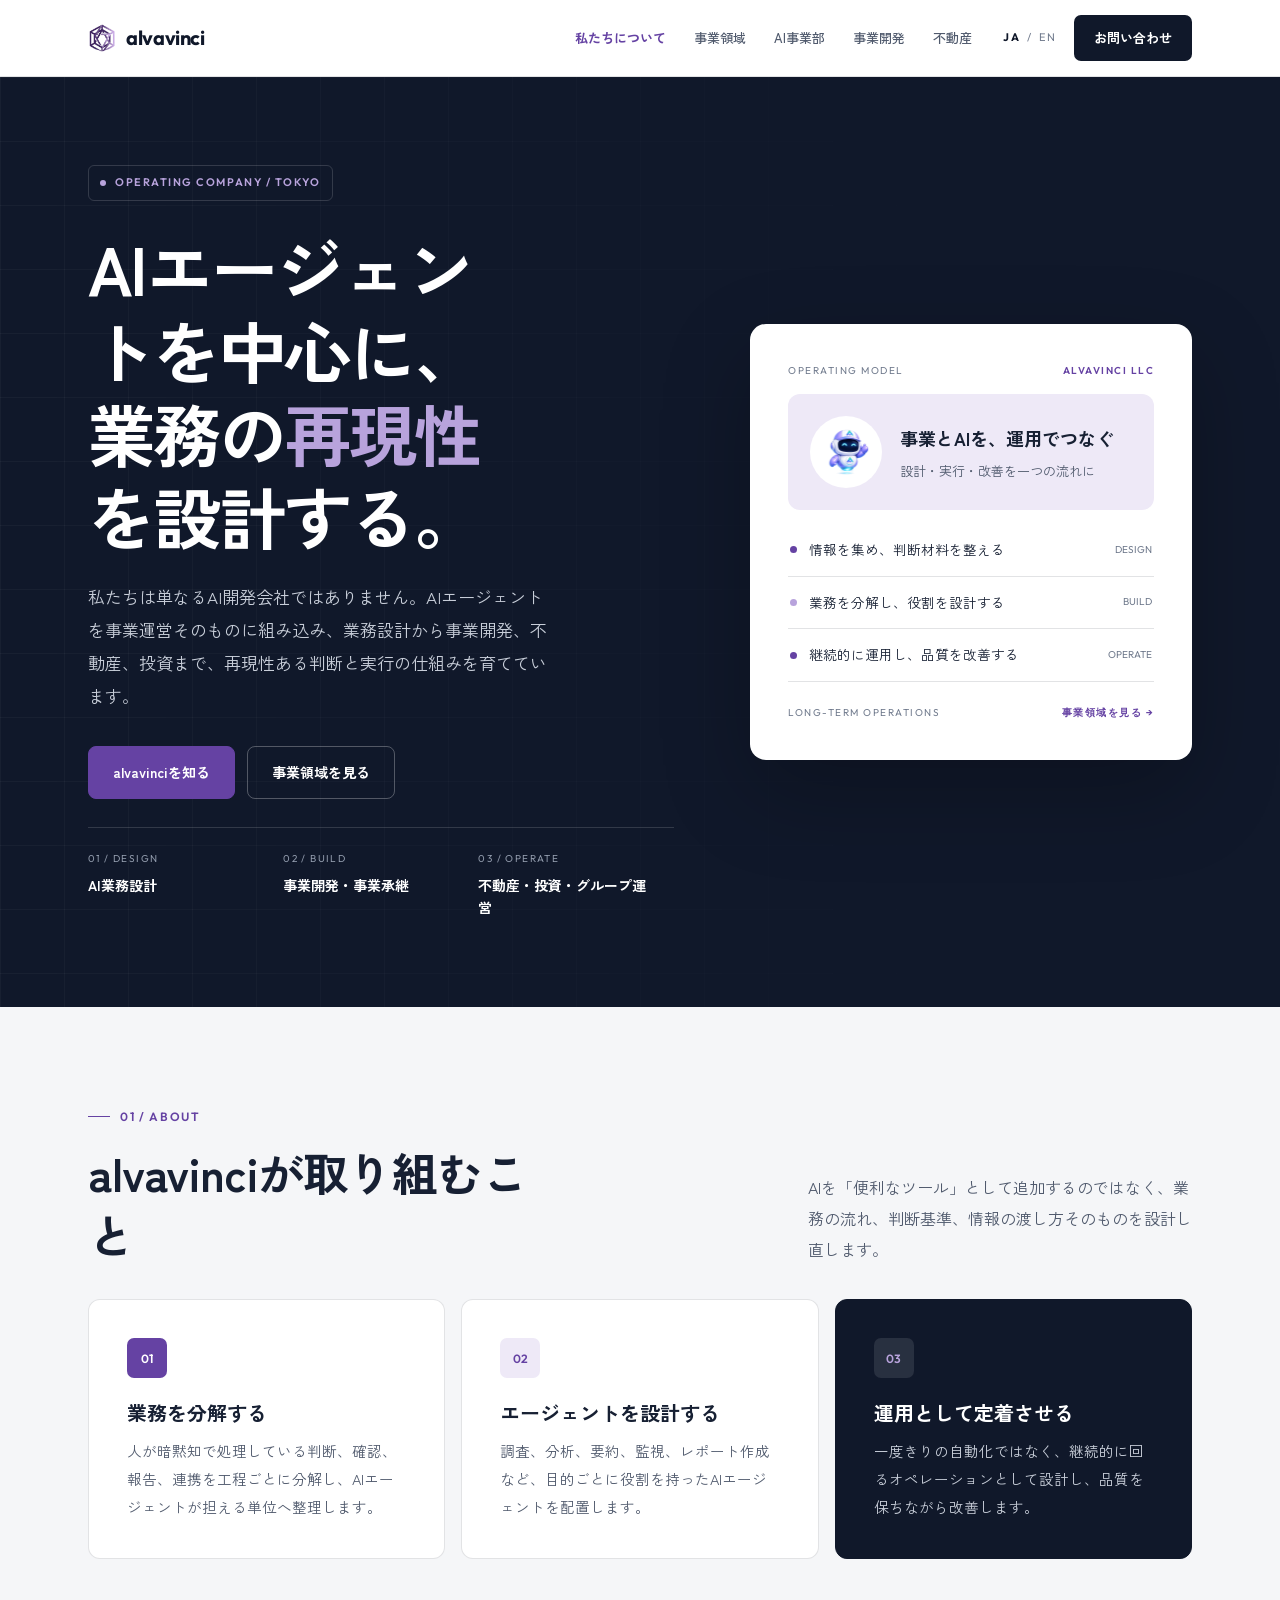
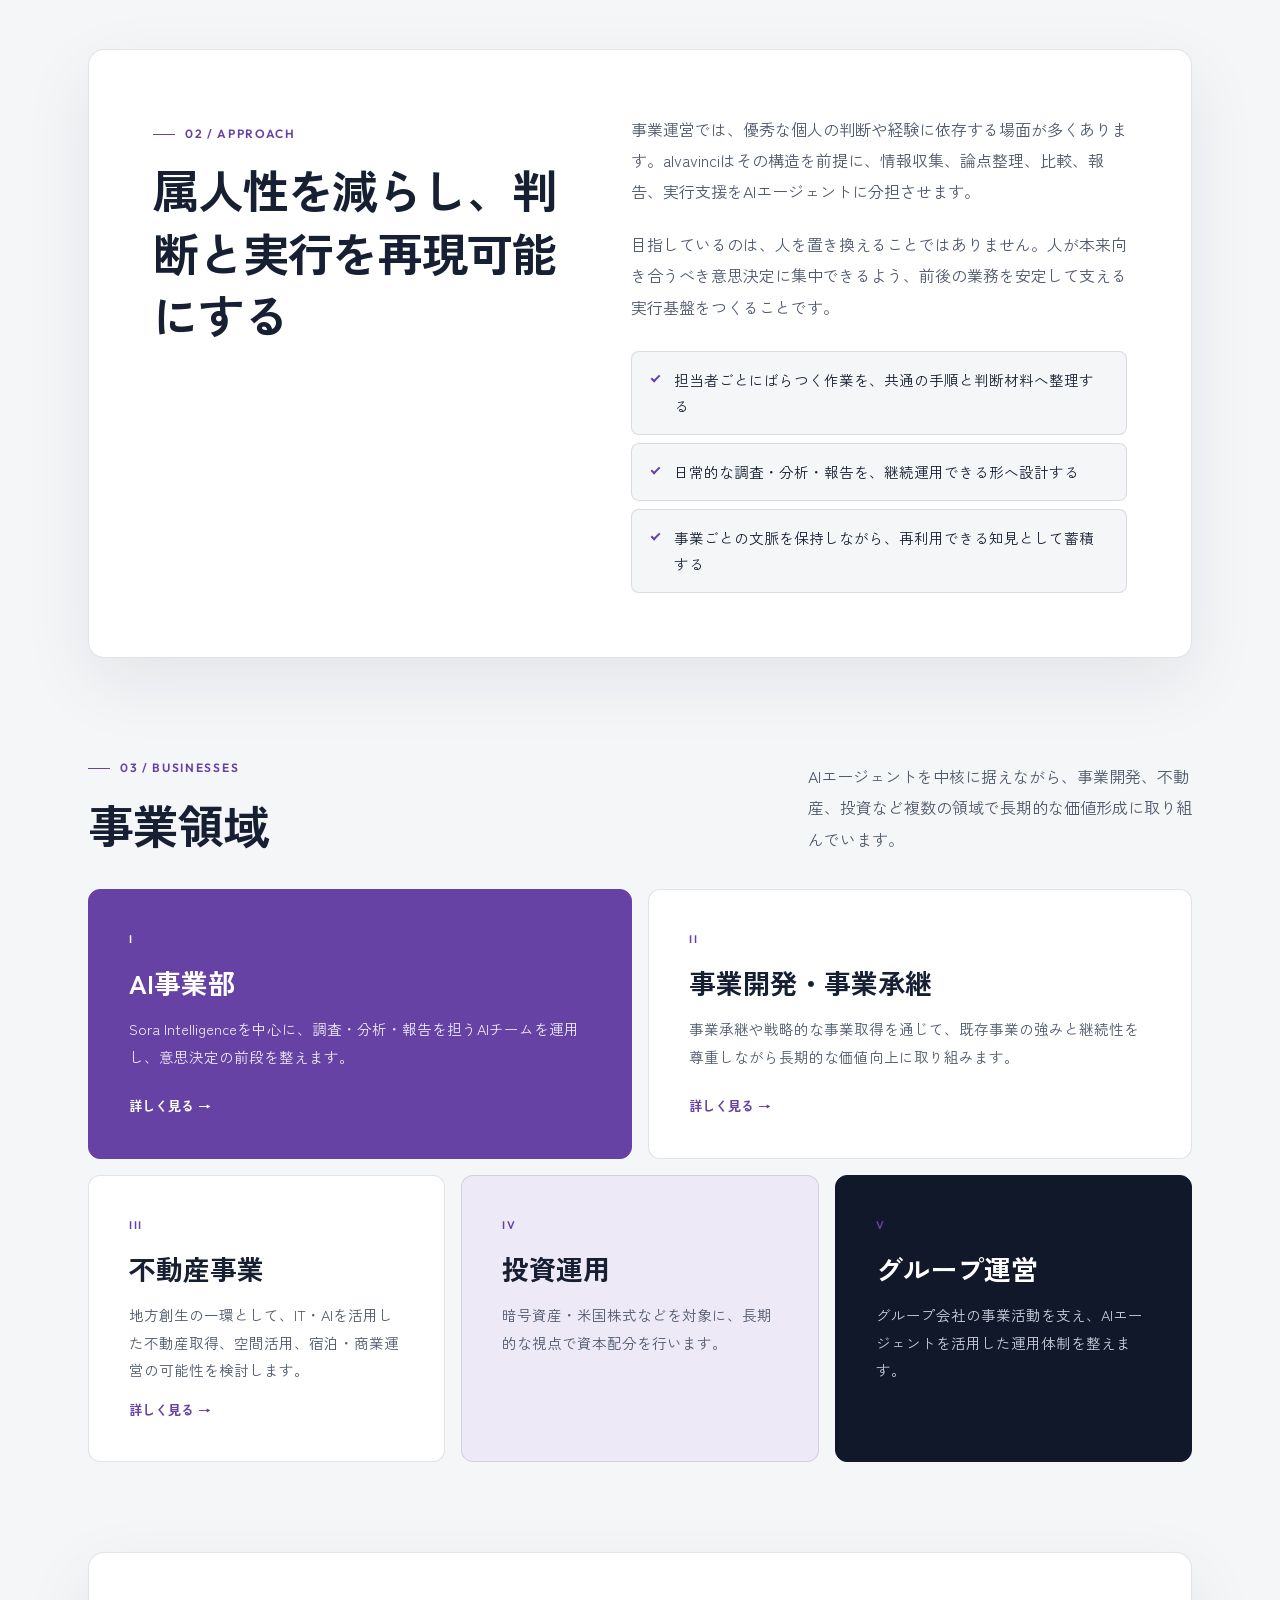
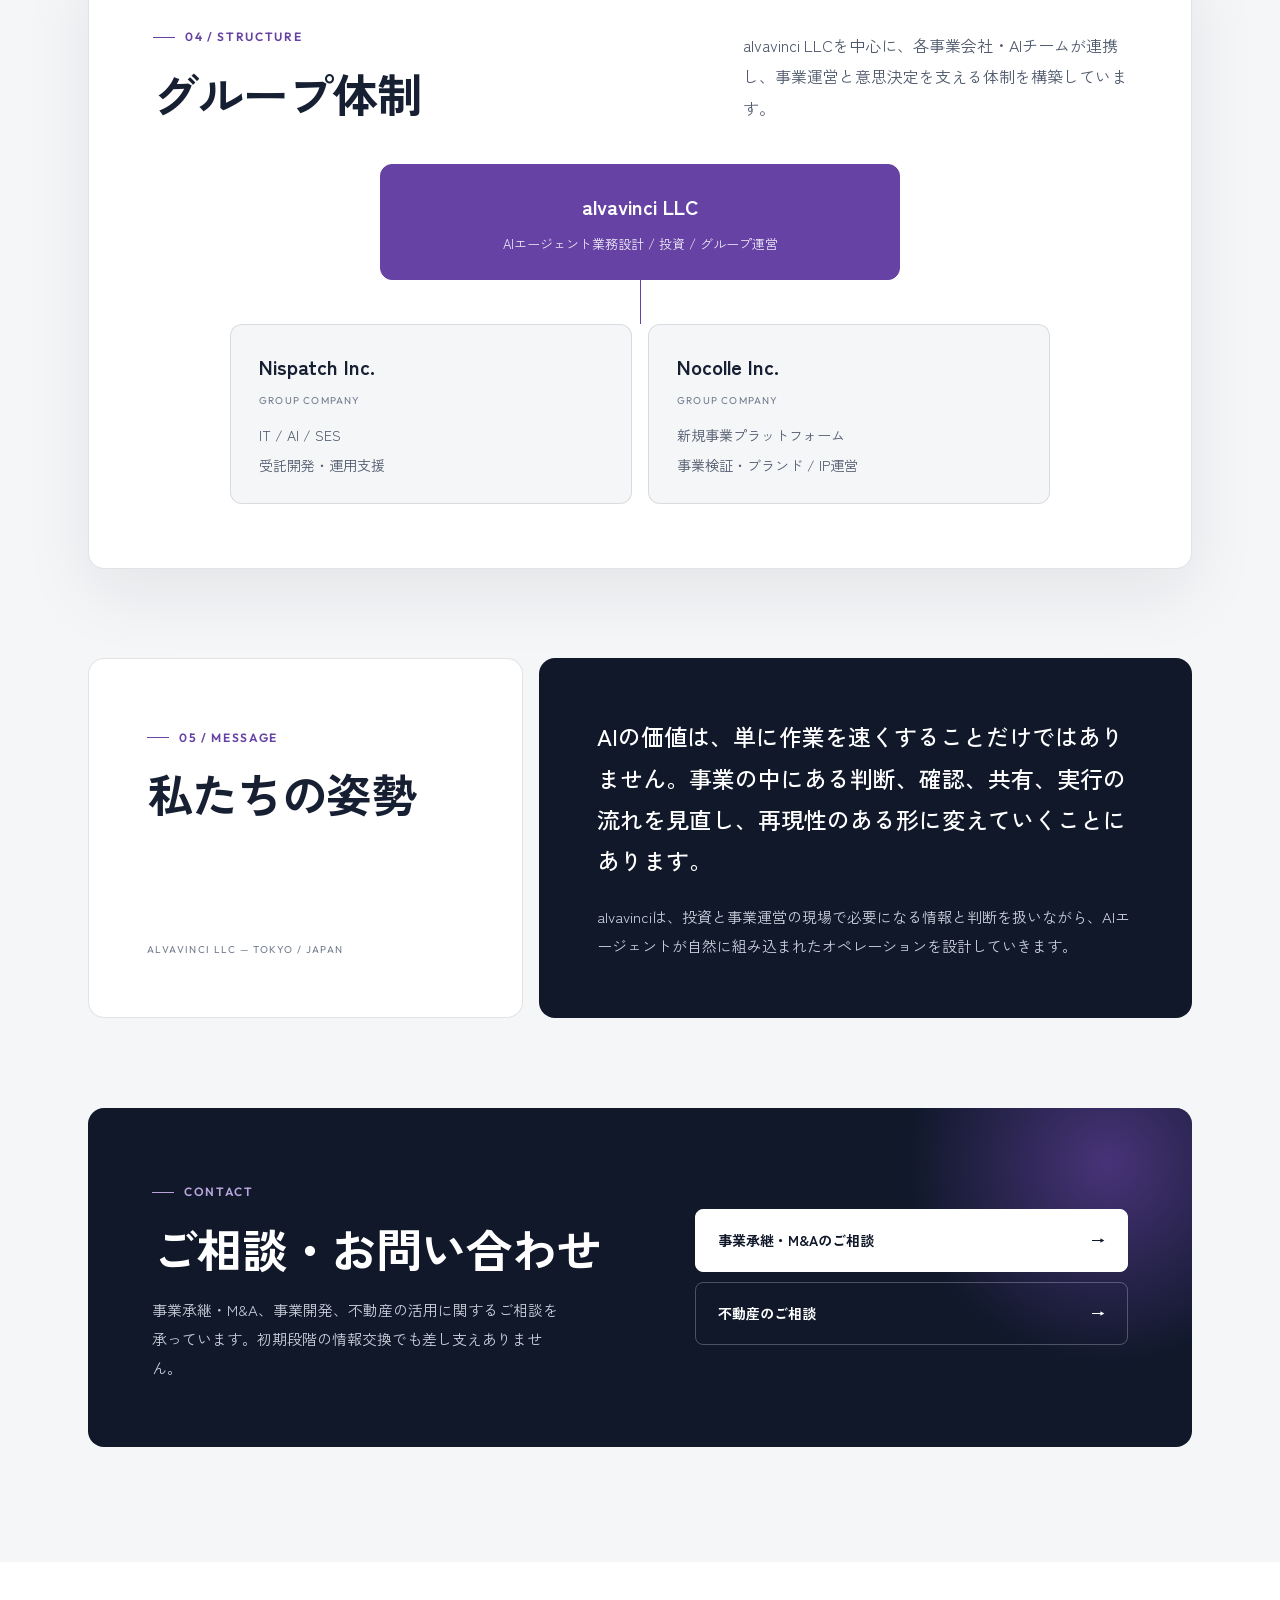
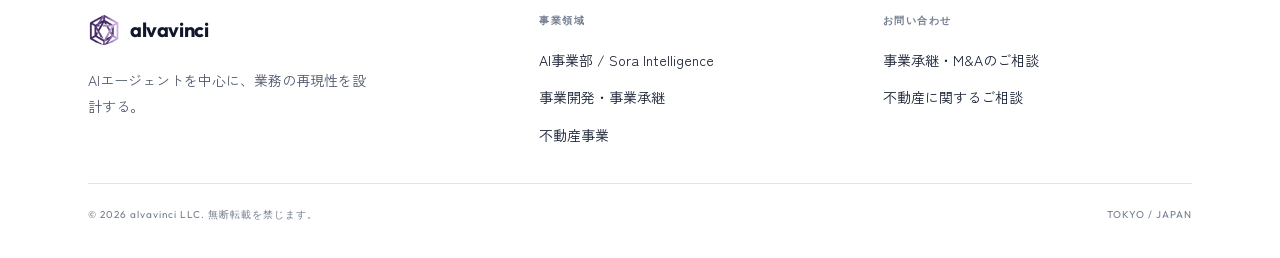
<file: index.html>
<!DOCTYPE html>
<html lang="ja">

<head>
    <meta charset="UTF-8">
    <meta name="viewport" content="width=device-width, initial-scale=1.0">

    <title>alvavinci LLC | AIエージェントによる業務設計・実行基盤</title>
    <meta name="description" content="alvavinci LLCは、業務プロセスを分解し、AIエージェントを中心に再設計する会社です。属人性を減らし、再現性ある判断と実行を可能にするオペレーションを構築します。">
    <meta name="keywords" content="alvavinci, AIエージェント, Agentic Automation, 業務自動化, 業務設計, AI開発, オペレーション設計, Sora Intelligence, 事業開発, 事業承継, 不動産事業, 投資運用">
    <meta name="author" content="alvavinci LLC">
    <meta name="robots" content="index, follow">
    <meta name="theme-color" content="#10182A">
    <meta name="color-scheme" content="light">
    <link rel="canonical" href="https://alvavinci.com/">
    <link rel="alternate" hreflang="ja" href="https://alvavinci.com/">
    <link rel="alternate" hreflang="en" href="https://alvavinci.com/en/">
    <link rel="alternate" hreflang="x-default" href="https://alvavinci.com/">

    <meta property="og:type" content="website">
    <meta property="og:url" content="https://alvavinci.com/">
    <meta property="og:title" content="alvavinci LLC | AIエージェントによる業務設計・実行基盤">
    <meta property="og:description" content="alvavinci LLCは、業務プロセスを分解し、AIエージェントを中心に再設計する会社です。属人性を減らし、再現性ある判断と実行を可能にするオペレーションを構築します。">
    <meta property="og:image" content="https://alvavinci.com/og-image.png">
    <meta property="og:image:type" content="image/png">
    <meta property="og:image:width" content="1200">
    <meta property="og:image:height" content="630">
    <meta property="og:image:alt" content="alvavinci LLC — AIエージェントを中心に、業務の再現性を設計する。">
    <meta property="og:site_name" content="alvavinci LLC">
    <meta property="og:locale" content="ja_JP">
    <meta property="og:locale:alternate" content="en_US">
    <meta name="twitter:card" content="summary_large_image">
    <meta name="twitter:title" content="alvavinci LLC | AIエージェントによる業務設計・実行基盤">
    <meta name="twitter:description" content="alvavinci LLCは、業務プロセスを分解し、AIエージェントを中心に再設計する会社です。属人性を減らし、再現性ある判断と実行を可能にするオペレーションを構築します。">
    <meta name="twitter:image" content="https://alvavinci.com/og-image.png">
    <meta name="twitter:image:alt" content="alvavinci LLC — AIエージェントを中心に、業務の再現性を設計する。">

    <link rel="icon" type="image/svg+xml" href="favicon.svg">
    <link rel="apple-touch-icon" href="apple-touch-icon.png">

    <link rel="preconnect" href="https://fonts.googleapis.com">
    <link rel="preconnect" href="https://fonts.gstatic.com" crossorigin>
    <link rel="stylesheet"
        href="https://fonts.googleapis.com/css2?family=Zen+Kaku+Gothic+New:wght@400;500;700&amp;family=Outfit:wght@400;500;600;700&amp;display=swap">
    <link rel="stylesheet" href="assets/css/style.css">

    <script async src="https://www.googletagmanager.com/gtag/js?id=G-N91RPM3GYC"></script>
    <script>
        window.dataLayer = window.dataLayer || [];
        function gtag() { dataLayer.push(arguments); }
        gtag('js', new Date());
        gtag('config', 'G-N91RPM3GYC');
    </script>
    <script type="application/ld+json">
{
        "@context": "https://schema.org",
        "@type": "Organization",
        "name": "alvavinci LLC",
        "url": "https://alvavinci.com/",
        "logo": "https://alvavinci.com/assets/images/brand-mark.png",
        "description": "alvavinci LLCは、AIエージェントを中心とした業務設計と実行基盤を構築する会社です。",
        "inLanguage": "ja",
        "knowsAbout": [
                "AIエージェント",
                "業務自動化",
                "オペレーション設計",
                "事業開発",
                "事業承継",
                "不動産事業",
                "投資運用"
        ],
        "department": [
                {
                        "@type": "Organization",
                        "name": "Sora Intelligence",
                        "url": "https://alvavinci.com/sora-intelligence.html"
                }
        ]
}
    </script>
</head>

<body>

    <header class="site-header" id="header">
        <div class="container header-inner">
            <a href="index.html" class="brand"><img src="assets/images/brand-mark.png" alt="" aria-hidden="true" width="396" height="420">alvavinci</a>
            <nav class="nav" aria-label="主要ナビゲーション">
                <ul class="nav-list">
                        <li><a href="index.html#about" class="nav-link" aria-current="page">私たちについて</a></li>
                        <li><a href="index.html#business" class="nav-link">事業領域</a></li>
                        <li><a href="sora-intelligence.html" class="nav-link">AI事業部</a></li>
                        <li><a href="corporate-development.html" class="nav-link">事業開発</a></li>
                        <li><a href="real-estate.html" class="nav-link">不動産</a></li>
                </ul>
            </nav>
            <div class="lang"><span class="is-active">JA</span><span aria-hidden="true">/</span><a href="en/" lang="en" hreflang="en">EN</a></div>
            <a href="#contact" class="header-cta">お問い合わせ</a>
            <button class="hamburger" id="hamburger" aria-label="メニューを開く" aria-expanded="false" aria-controls="drawer" data-label-open="メニューを開く" data-label-close="メニューを閉じる"><i aria-hidden="true"></i><i aria-hidden="true"></i><i aria-hidden="true"></i></button>
        </div>
        <div class="drawer" id="drawer">
            <a href="index.html#about">私たちについて<span>01</span></a>
            <a href="index.html#business">事業領域<span>02</span></a>
            <a href="sora-intelligence.html">AI事業部<span>03</span></a>
            <a href="corporate-development.html">事業開発<span>04</span></a>
            <a href="real-estate.html">不動産<span>05</span></a>
        </div>
    </header>

    <main>
        <section class="hero">
            <div class="container">
                <div class="hero-grid">
                    <div class="hero-main">
                        <div class="hero-card reveal">
                            <span class="badge"><i aria-hidden="true"></i>OPERATING COMPANY / TOKYO</span>
                            <h1 class="hero-title">AIエージェントを中心に、業務の<mark>再現性</mark>を設計する。</h1>
                            <p class="hero-lead">私たちは単なるAI開発会社ではありません。AIエージェントを事業運営そのものに組み込み、業務設計から事業開発、不動産、投資まで、再現性ある判断と実行の仕組みを育てています。</p>
                            <div class="btn-row"><a href="#about" class="btn btn--primary">alvavinciを知る</a><a href="#business" class="btn">事業領域を見る</a></div>
                        </div>
                        <div class="readout reveal d1">
                            <div><p class="readout-key">01 / Design</p><p class="readout-val">AI業務設計</p></div>
                            <div><p class="readout-key">02 / Build</p><p class="readout-val">事業開発・事業承継</p></div>
                            <div><p class="readout-key">03 / Operate</p><p class="readout-val">不動産・投資・グループ運営</p></div>
                        </div>
                    </div>
                    <aside class="lane reveal d2">
                        <div class="lane-head"><span>OPERATING MODEL</span><b>ALVAVINCI LLC</b></div>
                        <div class="lane-agent">
                            <picture>
                                <source srcset="assets/images/alvin-mascot.webp" type="image/webp">
                                <img src="assets/images/alvin-mascot.png" alt="alvavinciのAIエージェントキャラクター Alvin" width="1024" height="1024" decoding="async">
                            </picture>
                            <div><h3>事業とAIを、運用でつなぐ</h3><p>設計・実行・改善を一つの流れに</p></div>
                        </div>
                        <ul class="lane-rows">
                            <li><i aria-hidden="true"></i><p>情報を集め、判断材料を整える</p><span class="lane-stage">DESIGN</span></li>
                            <li class="is-alt"><i aria-hidden="true"></i><p>業務を分解し、役割を設計する</p><span class="lane-stage">BUILD</span></li>
                            <li><i aria-hidden="true"></i><p>継続的に運用し、品質を改善する</p><span class="lane-stage">OPERATE</span></li>
                        </ul>
                        <div class="lane-foot"><span>LONG-TERM OPERATIONS</span><a href="#business">事業領域を見る &rarr;</a></div>
                    </aside>
                </div>
            </div>
        </section>

        <section id="about" class="sec">
            <div class="container">
                <div class="sec-head reveal">
                    <div><span class="eyebrow">01 / About</span><h2 class="sec-title">alvavinciが取り組むこと</h2></div>
                    <p class="sec-lead">AIを「便利なツール」として追加するのではなく、業務の流れ、判断基準、情報の渡し方そのものを設計し直します。</p>
                </div>
                <div class="tiles tiles--3">
                    <article class="tile reveal d0"><span class="tile-no tile-no--accent">01</span><h3>業務を分解する</h3><p>人が暗黙知で処理している判断、確認、報告、連携を工程ごとに分解し、AIエージェントが担える単位へ整理します。</p></article>
                    <article class="tile reveal d1"><span class="tile-no">02</span><h3>エージェントを設計する</h3><p>調査、分析、要約、監視、レポート作成など、目的ごとに役割を持ったAIエージェントを配置します。</p></article>
                    <article class="tile tile--dark reveal d2"><span class="tile-no">03</span><h3>運用として定着させる</h3><p>一度きりの自動化ではなく、継続的に回るオペレーションとして設計し、品質を保ちながら改善します。</p></article>
                </div>
            </div>
        </section>

        <section id="approach" class="sec">
            <div class="container">
                <div class="panel-lg reveal">
                    <div class="split">
                        <div><span class="eyebrow">02 / Approach</span><h2 class="sec-title">属人性を減らし、判断と実行を再現可能にする</h2></div>
                        <div>
                            <div class="prose"><p>事業運営では、優秀な個人の判断や経験に依存する場面が多くあります。alvavinciはその構造を前提に、情報収集、論点整理、比較、報告、実行支援をAIエージェントに分担させます。</p><p>目指しているのは、人を置き換えることではありません。人が本来向き合うべき意思決定に集中できるよう、前後の業務を安定して支える実行基盤をつくることです。</p></div>
                            <div class="section-spacer" aria-hidden="true"></div>
                <ul class="checks reveal d1">
                    <li>担当者ごとにばらつく作業を、共通の手順と判断材料へ整理する</li>
                    <li>日常的な調査・分析・報告を、継続運用できる形へ設計する</li>
                    <li>事業ごとの文脈を保持しながら、再利用できる知見として蓄積する</li>
                </ul>
                        </div>
                    </div>
                </div>
            </div>
        </section>

        <section id="business" class="sec">
            <div class="container">
                <div class="sec-head reveal">
                    <div><span class="eyebrow">03 / Businesses</span><h2 class="sec-title">事業領域</h2></div>
                    <p class="sec-lead">AIエージェントを中核に据えながら、事業開発、不動産、投資など複数の領域で長期的な価値形成に取り組んでいます。</p>
                </div>
                <div class="bento">
                    <a href="sora-intelligence.html" class="is-wide is-primary reveal d1"><span class="mark">I</span><h3>AI事業部</h3><p>Sora Intelligenceを中心に、調査・分析・報告を担うAIチームを運用し、意思決定の前段を整えます。</p><span class="more">詳しく見る &rarr;</span></a>
                    <a href="corporate-development.html" class="is-wide reveal d2"><span class="mark">II</span><h3>事業開発・事業承継</h3><p>事業承継や戦略的な事業取得を通じて、既存事業の強みと継続性を尊重しながら長期的な価値向上に取り組みます。</p><span class="more">詳しく見る &rarr;</span></a>
                    <a href="real-estate.html" class="is-half reveal d1"><span class="mark">III</span><h3>不動産事業</h3><p>地方創生の一環として、IT・AIを活用した不動産取得、空間活用、宿泊・商業運営の可能性を検討します。</p><span class="more">詳しく見る &rarr;</span></a>
                    <article class="is-half is-accent reveal d2"><span class="mark">IV</span><h3>投資運用</h3><p>暗号資産・米国株式などを対象に、長期的な視点で資本配分を行います。</p></article>
                    <article class="is-half is-dark reveal d3"><span class="mark">V</span><h3>グループ運営</h3><p>グループ会社の事業活動を支え、AIエージェントを活用した運用体制を整えます。</p></article>
                </div>
            </div>
        </section>

        <section id="structure" class="sec">
            <div class="container">
                <div class="panel-lg reveal">
                <div class="sec-head reveal">
                    <div><span class="eyebrow">04 / Structure</span><h2 class="sec-title">グループ体制</h2></div>
                    <p class="sec-lead">alvavinci LLCを中心に、各事業会社・AIチームが連携し、事業運営と意思決定を支える体制を構築しています。</p>
                </div>
                    <div class="flow">
                        <div class="flow-node flow-node--primary"><h3>alvavinci LLC</h3><p>AIエージェント業務設計 / 投資 / グループ運営</p></div>
                        <span class="flow-wire" aria-hidden="true"></span>
                        <div class="flow-branches flow-branches--2">
                            <div class="flow-node"><h3>Nispatch Inc.</h3><p>GROUP COMPANY</p><ul><li>IT / AI / SES</li><li>受託開発・運用支援</li></ul></div>
                            <div class="flow-node"><h3>Nocolle Inc.</h3><p>GROUP COMPANY</p><ul><li>新規事業プラットフォーム</li><li>事業検証・ブランド / IP運営</li></ul></div>
                        </div>
                    </div>
                </div>
            </div>
        </section>

        <section id="message" class="sec">
            <div class="container">
                <div class="quote-grid">
                    <div class="quote-side reveal"><div><span class="eyebrow">05 / Message</span><h2 class="sec-title">私たちの姿勢</h2></div><p class="stamp">ALVAVINCI LLC — TOKYO / JAPAN</p></div>
                    <blockquote class="quote reveal d1">
                        <p>AIの価値は、単に作業を速くすることだけではありません。事業の中にある判断、確認、共有、実行の流れを見直し、再現性のある形に変えていくことにあります。</p>
                        <p>alvavinciは、投資と事業運営の現場で必要になる情報と判断を扱いながら、AIエージェントが自然に組み込まれたオペレーションを設計していきます。</p>
                    </blockquote>
                </div>
            </div>
        </section>

        <section class="sec sec--last" id="contact">
            <div class="container">
                <div class="cta reveal">
                    <div><span class="eyebrow">Contact</span><h2 class="sec-title">ご相談・お問い合わせ</h2><p>事業承継・M&amp;A、事業開発、不動産の活用に関するご相談を承っています。初期段階の情報交換でも差し支えありません。</p></div>
                    <div class="cta-links">
                        <a href="https://forms.gle/z87DVg5M5MEULPZW8" class="cta-link cta-link--accent" target="_blank" rel="noopener noreferrer">事業承継・M&amp;Aのご相談<span aria-hidden="true">&rarr;</span></a>
                        <a href="https://forms.gle/VsCsg5ijZCvYFRT37" class="cta-link" target="_blank" rel="noopener noreferrer">不動産のご相談<span aria-hidden="true">&rarr;</span></a>
                    </div>
                </div>
            </div>
        </section>
    </main>

    <footer class="site-footer">
        <div class="container">
            <div class="footer-grid">
                <div class="footer-brand">
                    <a href="index.html" class="brand"><img src="assets/images/brand-mark.png" alt="" aria-hidden="true" width="396" height="420">alvavinci</a>
                    <p class="footer-tagline">AIエージェントを中心に、業務の再現性を設計する。</p>
                </div>
                <div class="footer-col">
                    <h4>事業領域</h4>
                    <ul>
                        <li><a href="sora-intelligence.html">AI事業部 / Sora Intelligence</a></li>
                        <li><a href="corporate-development.html">事業開発・事業承継</a></li>
                        <li><a href="real-estate.html">不動産事業</a></li>
                    </ul>
                </div>
                <div class="footer-col">
                    <h4>お問い合わせ</h4>
                    <ul>
                        <li><a href="https://forms.gle/z87DVg5M5MEULPZW8" target="_blank" rel="noopener noreferrer">事業承継・M&Aのご相談</a></li>
                        <li><a href="https://forms.gle/VsCsg5ijZCvYFRT37" target="_blank" rel="noopener noreferrer">不動産に関するご相談</a></li>
                    </ul>
                </div>
            </div>
            <div class="footer-base"><span>&copy; 2026 alvavinci LLC. 無断転載を禁じます。</span><span>TOKYO / JAPAN</span></div>
        </div>
    </footer>

    <script src="assets/js/script.js"></script>
</body>

</html>
</file>
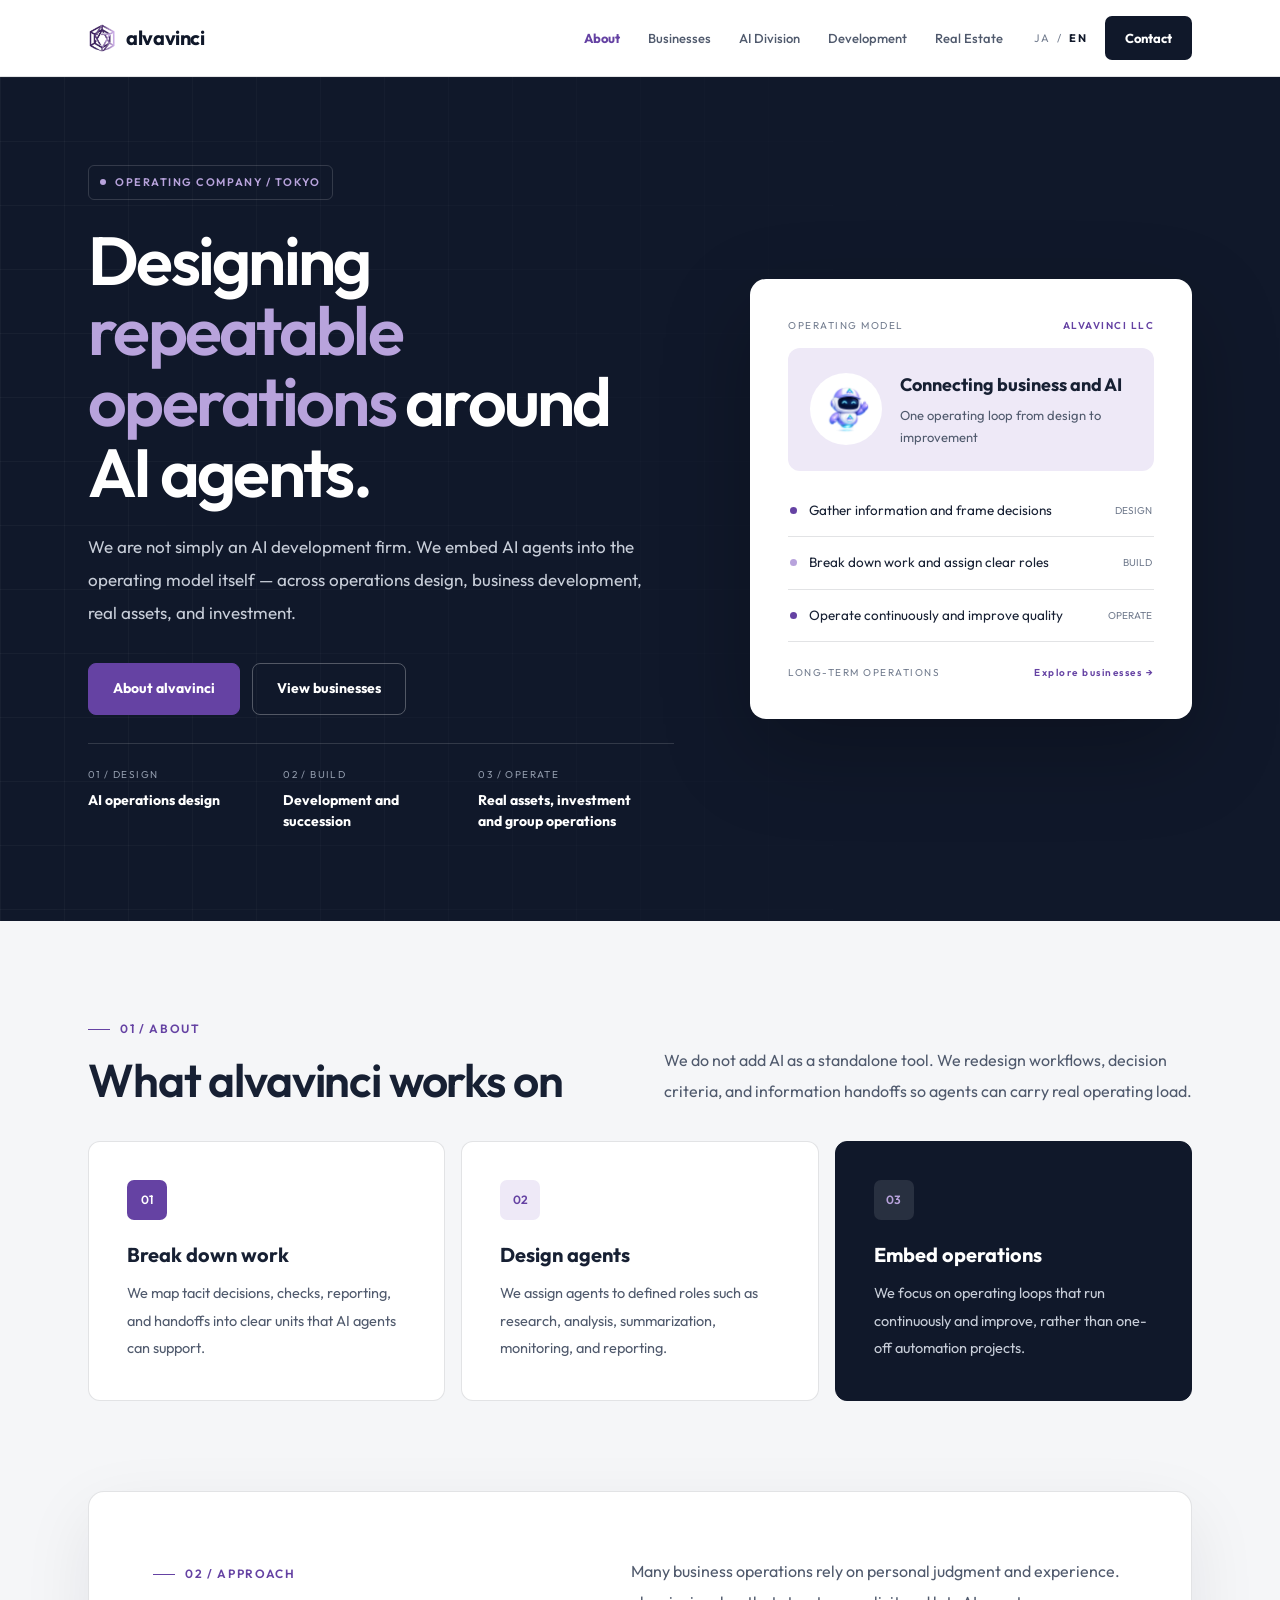
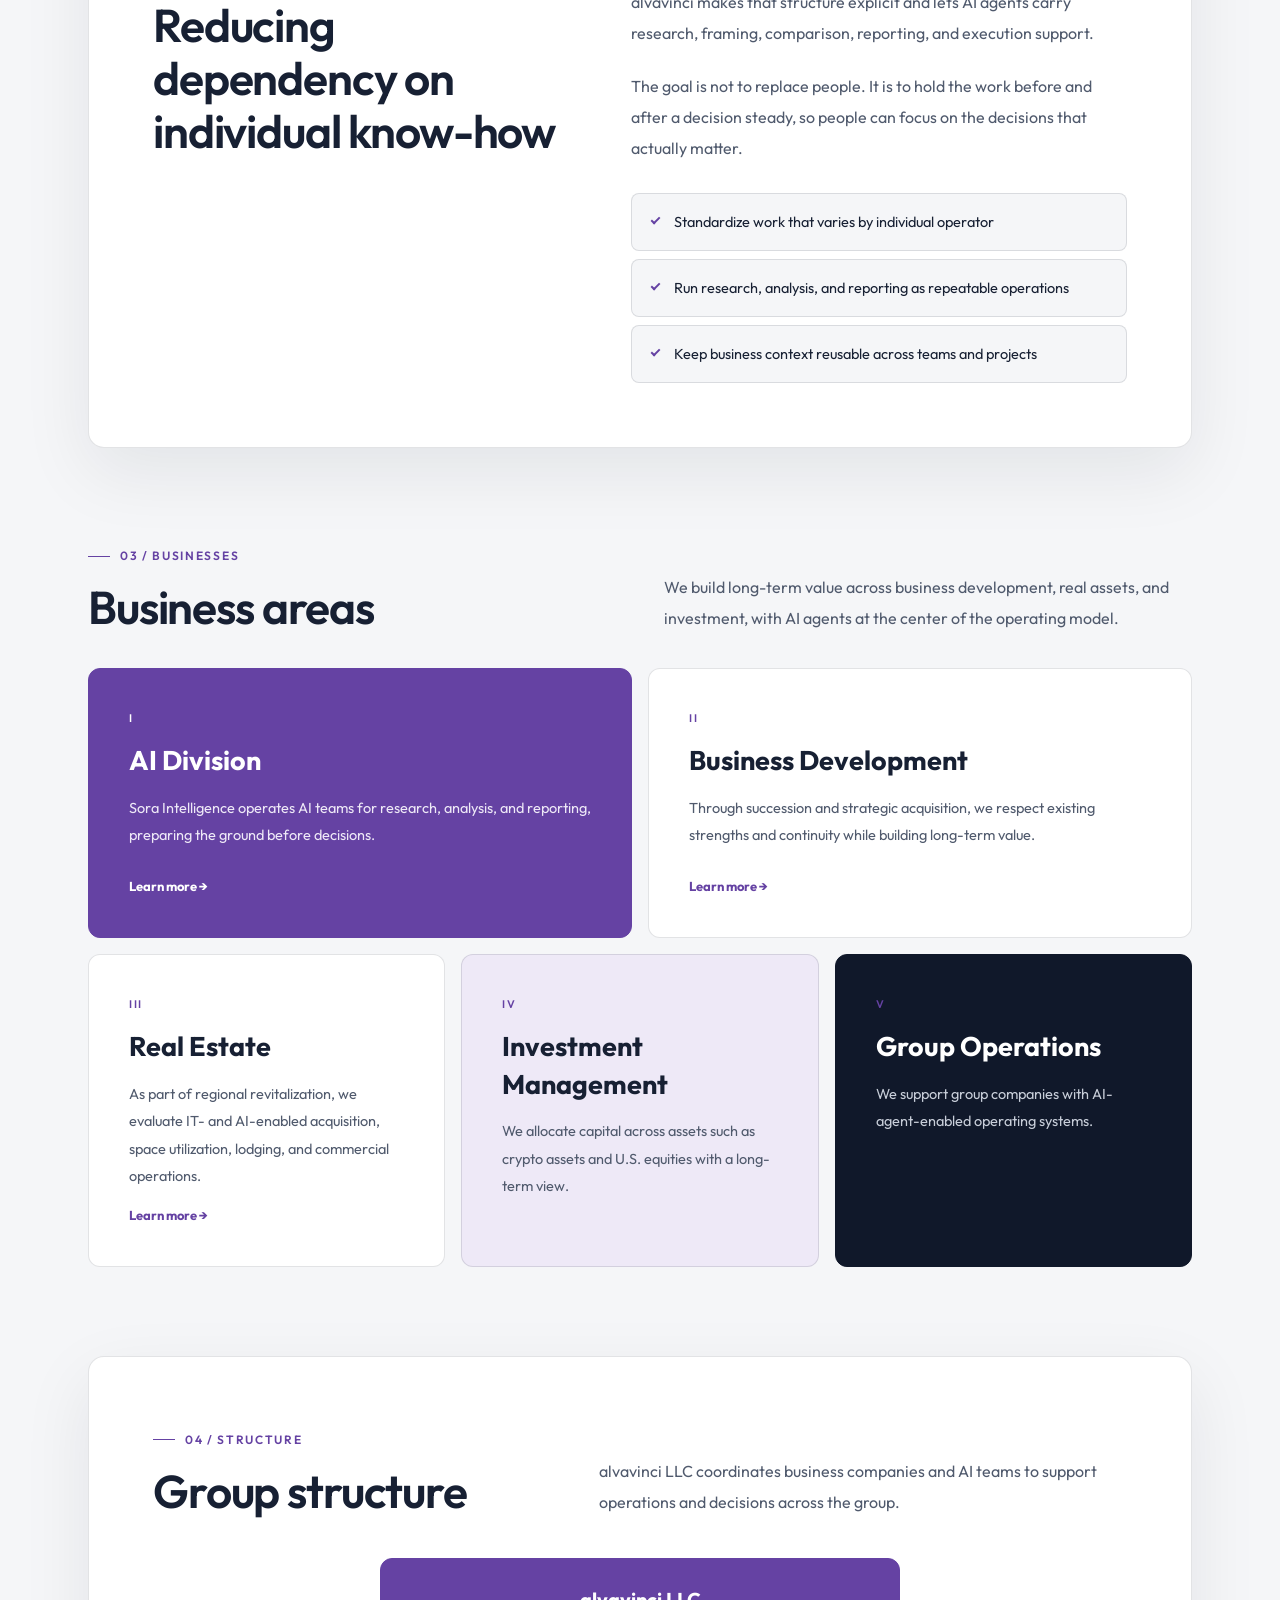
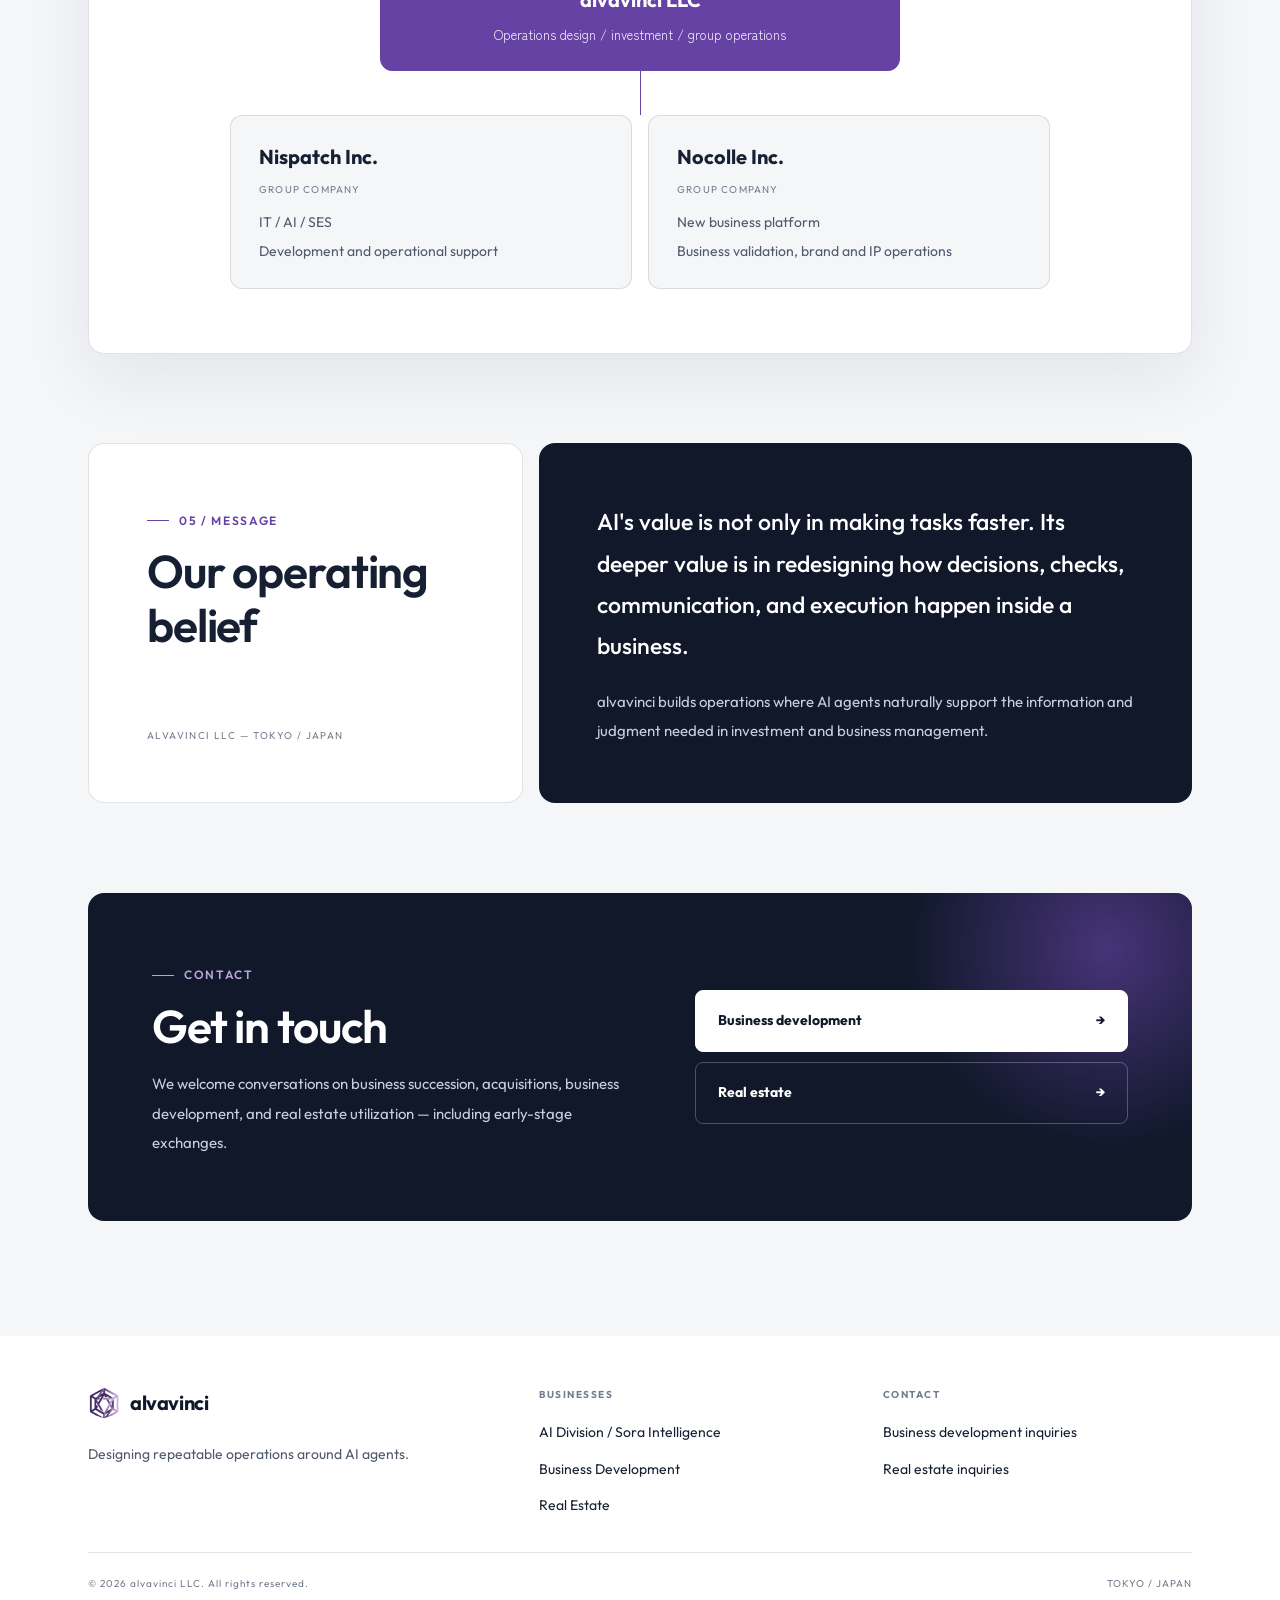
<file: en/index.html>
<!DOCTYPE html>
<html lang="en">

<head>
    <meta charset="UTF-8">
    <meta name="viewport" content="width=device-width, initial-scale=1.0">

    <title>alvavinci LLC | AI-agent-centered operations design</title>
    <meta name="description" content="alvavinci LLC breaks down business processes and redesigns them around AI agents, building operations where judgment and execution stay repeatable.">
    <meta name="keywords" content="alvavinci, AI agents, agentic automation, operations design, business development, business succession, real estate, investment, Sora Intelligence">
    <meta name="author" content="alvavinci LLC">
    <meta name="robots" content="index, follow">
    <meta name="theme-color" content="#10182A">
    <meta name="color-scheme" content="light">
    <link rel="canonical" href="https://alvavinci.com/en/">
    <link rel="alternate" hreflang="ja" href="https://alvavinci.com/">
    <link rel="alternate" hreflang="en" href="https://alvavinci.com/en/">
    <link rel="alternate" hreflang="x-default" href="https://alvavinci.com/">

    <meta property="og:type" content="website">
    <meta property="og:url" content="https://alvavinci.com/en/">
    <meta property="og:title" content="alvavinci LLC | AI-agent-centered operations design">
    <meta property="og:description" content="alvavinci LLC breaks down business processes and redesigns them around AI agents, building operations where judgment and execution stay repeatable.">
    <meta property="og:image" content="https://alvavinci.com/og-image.png">
    <meta property="og:image:type" content="image/png">
    <meta property="og:image:width" content="1200">
    <meta property="og:image:height" content="630">
    <meta property="og:image:alt" content="alvavinci LLC — AIエージェントを中心に、業務の再現性を設計する。">
    <meta property="og:site_name" content="alvavinci LLC">
    <meta property="og:locale" content="en_US">
    <meta property="og:locale:alternate" content="ja_JP">
    <meta name="twitter:card" content="summary_large_image">
    <meta name="twitter:title" content="alvavinci LLC | AI-agent-centered operations design">
    <meta name="twitter:description" content="alvavinci LLC breaks down business processes and redesigns them around AI agents, building operations where judgment and execution stay repeatable.">
    <meta name="twitter:image" content="https://alvavinci.com/og-image.png">
    <meta name="twitter:image:alt" content="alvavinci LLC — AIエージェントを中心に、業務の再現性を設計する。">

    <link rel="icon" type="image/svg+xml" href="../favicon.svg">
    <link rel="apple-touch-icon" href="../apple-touch-icon.png">

    <link rel="preconnect" href="https://fonts.googleapis.com">
    <link rel="preconnect" href="https://fonts.gstatic.com" crossorigin>
    <link rel="stylesheet"
        href="https://fonts.googleapis.com/css2?family=Zen+Kaku+Gothic+New:wght@400;500;700&amp;family=Outfit:wght@400;500;600;700&amp;display=swap">
    <link rel="stylesheet" href="../assets/css/style.css">

    <script async src="https://www.googletagmanager.com/gtag/js?id=G-N91RPM3GYC"></script>
    <script>
        window.dataLayer = window.dataLayer || [];
        function gtag() { dataLayer.push(arguments); }
        gtag('js', new Date());
        gtag('config', 'G-N91RPM3GYC');
    </script>
    <script type="application/ld+json">
{
        "@context": "https://schema.org",
        "@type": "Organization",
        "name": "alvavinci LLC",
        "url": "https://alvavinci.com/",
        "logo": "https://alvavinci.com/assets/images/brand-mark.png",
        "description": "alvavinci LLC designs AI-agent-centered operations and execution systems.",
        "inLanguage": "en",
        "knowsAbout": [
                "AI agents",
                "workflow automation",
                "operations design",
                "business development",
                "business succession",
                "real estate",
                "investment management"
        ],
        "department": [
                {
                        "@type": "Organization",
                        "name": "Sora Intelligence",
                        "url": "https://alvavinci.com/sora-intelligence.html"
                }
        ]
}
    </script>
</head>

<body>

    <header class="site-header" id="header">
        <div class="container header-inner">
            <a href="index.html" class="brand"><img src="../assets/images/brand-mark.png" alt="" aria-hidden="true" width="396" height="420">alvavinci</a>
            <nav class="nav" aria-label="Primary navigation">
                <ul class="nav-list">
                        <li><a href="index.html#about" class="nav-link" aria-current="page">About</a></li>
                        <li><a href="index.html#business" class="nav-link">Businesses</a></li>
                        <li><a href="sora-intelligence.html" class="nav-link">AI Division</a></li>
                        <li><a href="corporate-development.html" class="nav-link">Development</a></li>
                        <li><a href="real-estate.html" class="nav-link">Real Estate</a></li>
                </ul>
            </nav>
            <div class="lang"><a href="../" lang="ja" hreflang="ja">JA</a><span aria-hidden="true">/</span><span class="is-active">EN</span></div>
            <a href="#contact" class="header-cta">Contact</a>
            <button class="hamburger" id="hamburger" aria-label="Open menu" aria-expanded="false" aria-controls="drawer" data-label-open="Open menu" data-label-close="Close menu"><i aria-hidden="true"></i><i aria-hidden="true"></i><i aria-hidden="true"></i></button>
        </div>
        <div class="drawer" id="drawer">
            <a href="index.html#about">About<span>01</span></a>
            <a href="index.html#business">Businesses<span>02</span></a>
            <a href="sora-intelligence.html">AI Division<span>03</span></a>
            <a href="corporate-development.html">Development<span>04</span></a>
            <a href="real-estate.html">Real Estate<span>05</span></a>
        </div>
    </header>

    <main>
        <section class="hero">
            <div class="container">
                <div class="hero-grid">
                    <div class="hero-main">
                        <div class="hero-card reveal">
                            <span class="badge"><i aria-hidden="true"></i>OPERATING COMPANY / TOKYO</span>
                            <h1 class="hero-title">Designing <mark>repeatable operations</mark> around AI agents.</h1>
                            <p class="hero-lead">We are not simply an AI development firm. We embed AI agents into the operating model itself — across operations design, business development, real assets, and investment.</p>
                            <div class="btn-row"><a href="#about" class="btn btn--primary">About alvavinci</a><a href="#business" class="btn">View businesses</a></div>
                        </div>
                        <div class="readout reveal d1">
                            <div><p class="readout-key">01 / Design</p><p class="readout-val">AI operations design</p></div>
                            <div><p class="readout-key">02 / Build</p><p class="readout-val">Development and succession</p></div>
                            <div><p class="readout-key">03 / Operate</p><p class="readout-val">Real assets, investment and group operations</p></div>
                        </div>
                    </div>
                    <aside class="lane reveal d2">
                        <div class="lane-head"><span>OPERATING MODEL</span><b>ALVAVINCI LLC</b></div>
                        <div class="lane-agent">
                            <picture>
                                <source srcset="../assets/images/alvin-mascot.webp" type="image/webp">
                                <img src="../assets/images/alvin-mascot.png" alt="Alvin, alvavinci's AI agent character" width="1024" height="1024" decoding="async">
                            </picture>
                            <div><h3>Connecting business and AI</h3><p>One operating loop from design to improvement</p></div>
                        </div>
                        <ul class="lane-rows">
                            <li><i aria-hidden="true"></i><p>Gather information and frame decisions</p><span class="lane-stage">DESIGN</span></li>
                            <li class="is-alt"><i aria-hidden="true"></i><p>Break down work and assign clear roles</p><span class="lane-stage">BUILD</span></li>
                            <li><i aria-hidden="true"></i><p>Operate continuously and improve quality</p><span class="lane-stage">OPERATE</span></li>
                        </ul>
                        <div class="lane-foot"><span>LONG-TERM OPERATIONS</span><a href="#business">Explore businesses &rarr;</a></div>
                    </aside>
                </div>
            </div>
        </section>

        <section id="about" class="sec">
            <div class="container">
                <div class="sec-head reveal">
                    <div><span class="eyebrow">01 / About</span><h2 class="sec-title">What alvavinci works on</h2></div>
                    <p class="sec-lead">We do not add AI as a standalone tool. We redesign workflows, decision criteria, and information handoffs so agents can carry real operating load.</p>
                </div>
                <div class="tiles tiles--3">
                    <article class="tile reveal d0"><span class="tile-no tile-no--accent">01</span><h3>Break down work</h3><p>We map tacit decisions, checks, reporting, and handoffs into clear units that AI agents can support.</p></article>
                    <article class="tile reveal d1"><span class="tile-no">02</span><h3>Design agents</h3><p>We assign agents to defined roles such as research, analysis, summarization, monitoring, and reporting.</p></article>
                    <article class="tile tile--dark reveal d2"><span class="tile-no">03</span><h3>Embed operations</h3><p>We focus on operating loops that run continuously and improve, rather than one-off automation projects.</p></article>
                </div>
            </div>
        </section>

        <section id="approach" class="sec">
            <div class="container">
                <div class="panel-lg reveal">
                    <div class="split">
                        <div><span class="eyebrow">02 / Approach</span><h2 class="sec-title">Reducing dependency on individual know-how</h2></div>
                        <div>
                            <div class="prose"><p>Many business operations rely on personal judgment and experience. alvavinci makes that structure explicit and lets AI agents carry research, framing, comparison, reporting, and execution support.</p><p>The goal is not to replace people. It is to hold the work before and after a decision steady, so people can focus on the decisions that actually matter.</p></div>
                            <div class="section-spacer" aria-hidden="true"></div>
                <ul class="checks reveal d1">
                    <li>Standardize work that varies by individual operator</li>
                    <li>Run research, analysis, and reporting as repeatable operations</li>
                    <li>Keep business context reusable across teams and projects</li>
                </ul>
                        </div>
                    </div>
                </div>
            </div>
        </section>

        <section id="business" class="sec">
            <div class="container">
                <div class="sec-head reveal">
                    <div><span class="eyebrow">03 / Businesses</span><h2 class="sec-title">Business areas</h2></div>
                    <p class="sec-lead">We build long-term value across business development, real assets, and investment, with AI agents at the center of the operating model.</p>
                </div>
                <div class="bento">
                    <a href="sora-intelligence.html" class="is-wide is-primary reveal d1"><span class="mark">I</span><h3>AI Division</h3><p>Sora Intelligence operates AI teams for research, analysis, and reporting, preparing the ground before decisions.</p><span class="more">Learn more &rarr;</span></a>
                    <a href="corporate-development.html" class="is-wide reveal d2"><span class="mark">II</span><h3>Business Development</h3><p>Through succession and strategic acquisition, we respect existing strengths and continuity while building long-term value.</p><span class="more">Learn more &rarr;</span></a>
                    <a href="real-estate.html" class="is-half reveal d1"><span class="mark">III</span><h3>Real Estate</h3><p>As part of regional revitalization, we evaluate IT- and AI-enabled acquisition, space utilization, lodging, and commercial operations.</p><span class="more">Learn more &rarr;</span></a>
                    <article class="is-half is-accent reveal d2"><span class="mark">IV</span><h3>Investment Management</h3><p>We allocate capital across assets such as crypto assets and U.S. equities with a long-term view.</p></article>
                    <article class="is-half is-dark reveal d3"><span class="mark">V</span><h3>Group Operations</h3><p>We support group companies with AI-agent-enabled operating systems.</p></article>
                </div>
            </div>
        </section>

        <section id="structure" class="sec">
            <div class="container">
                <div class="panel-lg reveal">
                <div class="sec-head reveal">
                    <div><span class="eyebrow">04 / Structure</span><h2 class="sec-title">Group structure</h2></div>
                    <p class="sec-lead">alvavinci LLC coordinates business companies and AI teams to support operations and decisions across the group.</p>
                </div>
                    <div class="flow">
                        <div class="flow-node flow-node--primary"><h3>alvavinci LLC</h3><p>Operations design / investment / group operations</p></div>
                        <span class="flow-wire" aria-hidden="true"></span>
                        <div class="flow-branches flow-branches--2">
                            <div class="flow-node"><h3>Nispatch Inc.</h3><p>GROUP COMPANY</p><ul><li>IT / AI / SES</li><li>Development and operational support</li></ul></div>
                            <div class="flow-node"><h3>Nocolle Inc.</h3><p>GROUP COMPANY</p><ul><li>New business platform</li><li>Business validation, brand and IP operations</li></ul></div>
                        </div>
                    </div>
                </div>
            </div>
        </section>

        <section id="message" class="sec">
            <div class="container">
                <div class="quote-grid">
                    <div class="quote-side reveal"><div><span class="eyebrow">05 / Message</span><h2 class="sec-title">Our operating belief</h2></div><p class="stamp">ALVAVINCI LLC — TOKYO / JAPAN</p></div>
                    <blockquote class="quote reveal d1">
                        <p>AI's value is not only in making tasks faster. Its deeper value is in redesigning how decisions, checks, communication, and execution happen inside a business.</p>
                        <p>alvavinci builds operations where AI agents naturally support the information and judgment needed in investment and business management.</p>
                    </blockquote>
                </div>
            </div>
        </section>

        <section class="sec sec--last" id="contact">
            <div class="container">
                <div class="cta reveal">
                    <div><span class="eyebrow">Contact</span><h2 class="sec-title">Get in touch</h2><p>We welcome conversations on business succession, acquisitions, business development, and real estate utilization — including early-stage exchanges.</p></div>
                    <div class="cta-links">
                        <a href="https://forms.gle/z87DVg5M5MEULPZW8" class="cta-link cta-link--accent" target="_blank" rel="noopener noreferrer">Business development<span aria-hidden="true">&rarr;</span></a>
                        <a href="https://forms.gle/VsCsg5ijZCvYFRT37" class="cta-link" target="_blank" rel="noopener noreferrer">Real estate<span aria-hidden="true">&rarr;</span></a>
                    </div>
                </div>
            </div>
        </section>
    </main>

    <footer class="site-footer">
        <div class="container">
            <div class="footer-grid">
                <div class="footer-brand">
                    <a href="index.html" class="brand"><img src="../assets/images/brand-mark.png" alt="" aria-hidden="true" width="396" height="420">alvavinci</a>
                    <p class="footer-tagline">Designing repeatable operations around AI agents.</p>
                </div>
                <div class="footer-col">
                    <h4>Businesses</h4>
                    <ul>
                        <li><a href="sora-intelligence.html">AI Division / Sora Intelligence</a></li>
                        <li><a href="corporate-development.html">Business Development</a></li>
                        <li><a href="real-estate.html">Real Estate</a></li>
                    </ul>
                </div>
                <div class="footer-col">
                    <h4>Contact</h4>
                    <ul>
                        <li><a href="https://forms.gle/z87DVg5M5MEULPZW8" target="_blank" rel="noopener noreferrer">Business development inquiries</a></li>
                        <li><a href="https://forms.gle/VsCsg5ijZCvYFRT37" target="_blank" rel="noopener noreferrer">Real estate inquiries</a></li>
                    </ul>
                </div>
            </div>
            <div class="footer-base"><span>&copy; 2026 alvavinci LLC. All rights reserved.</span><span>TOKYO / JAPAN</span></div>
        </div>
    </footer>

    <script src="../assets/js/script.js"></script>
</body>

</html>
</file>
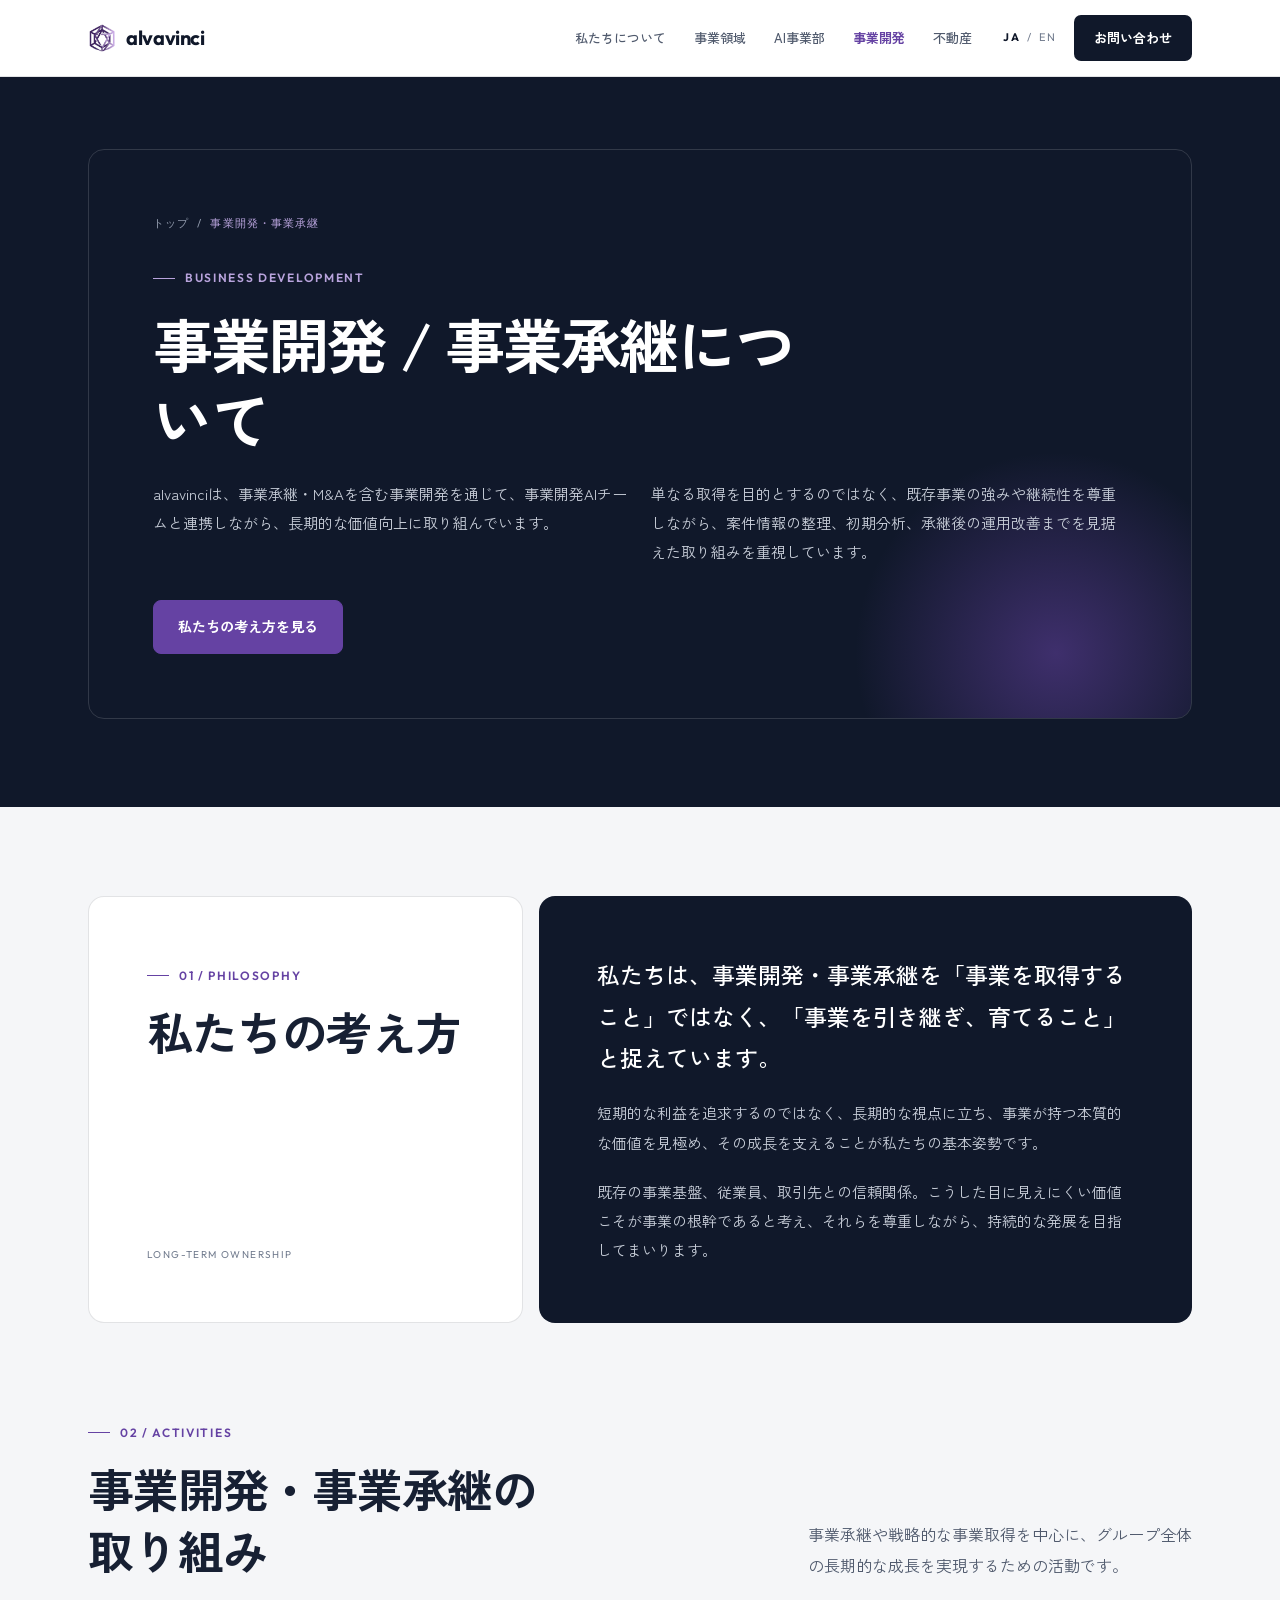
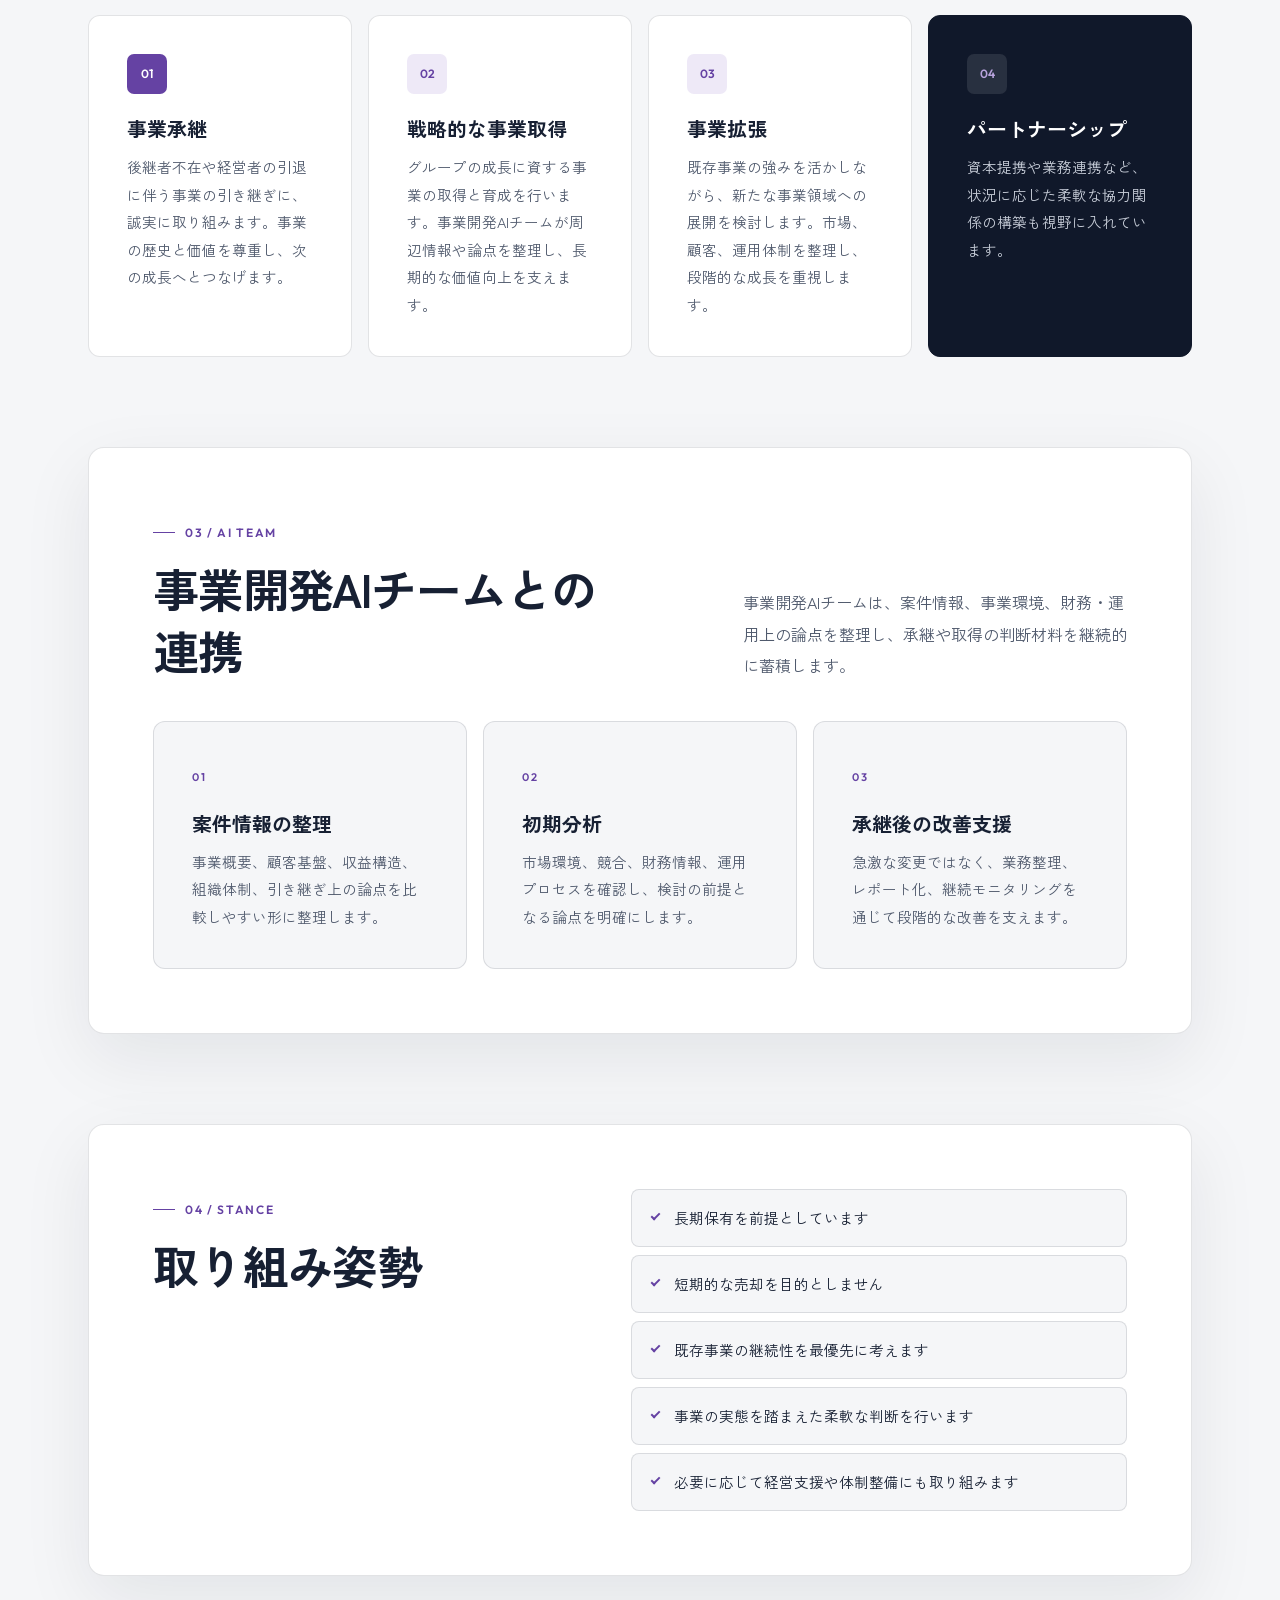
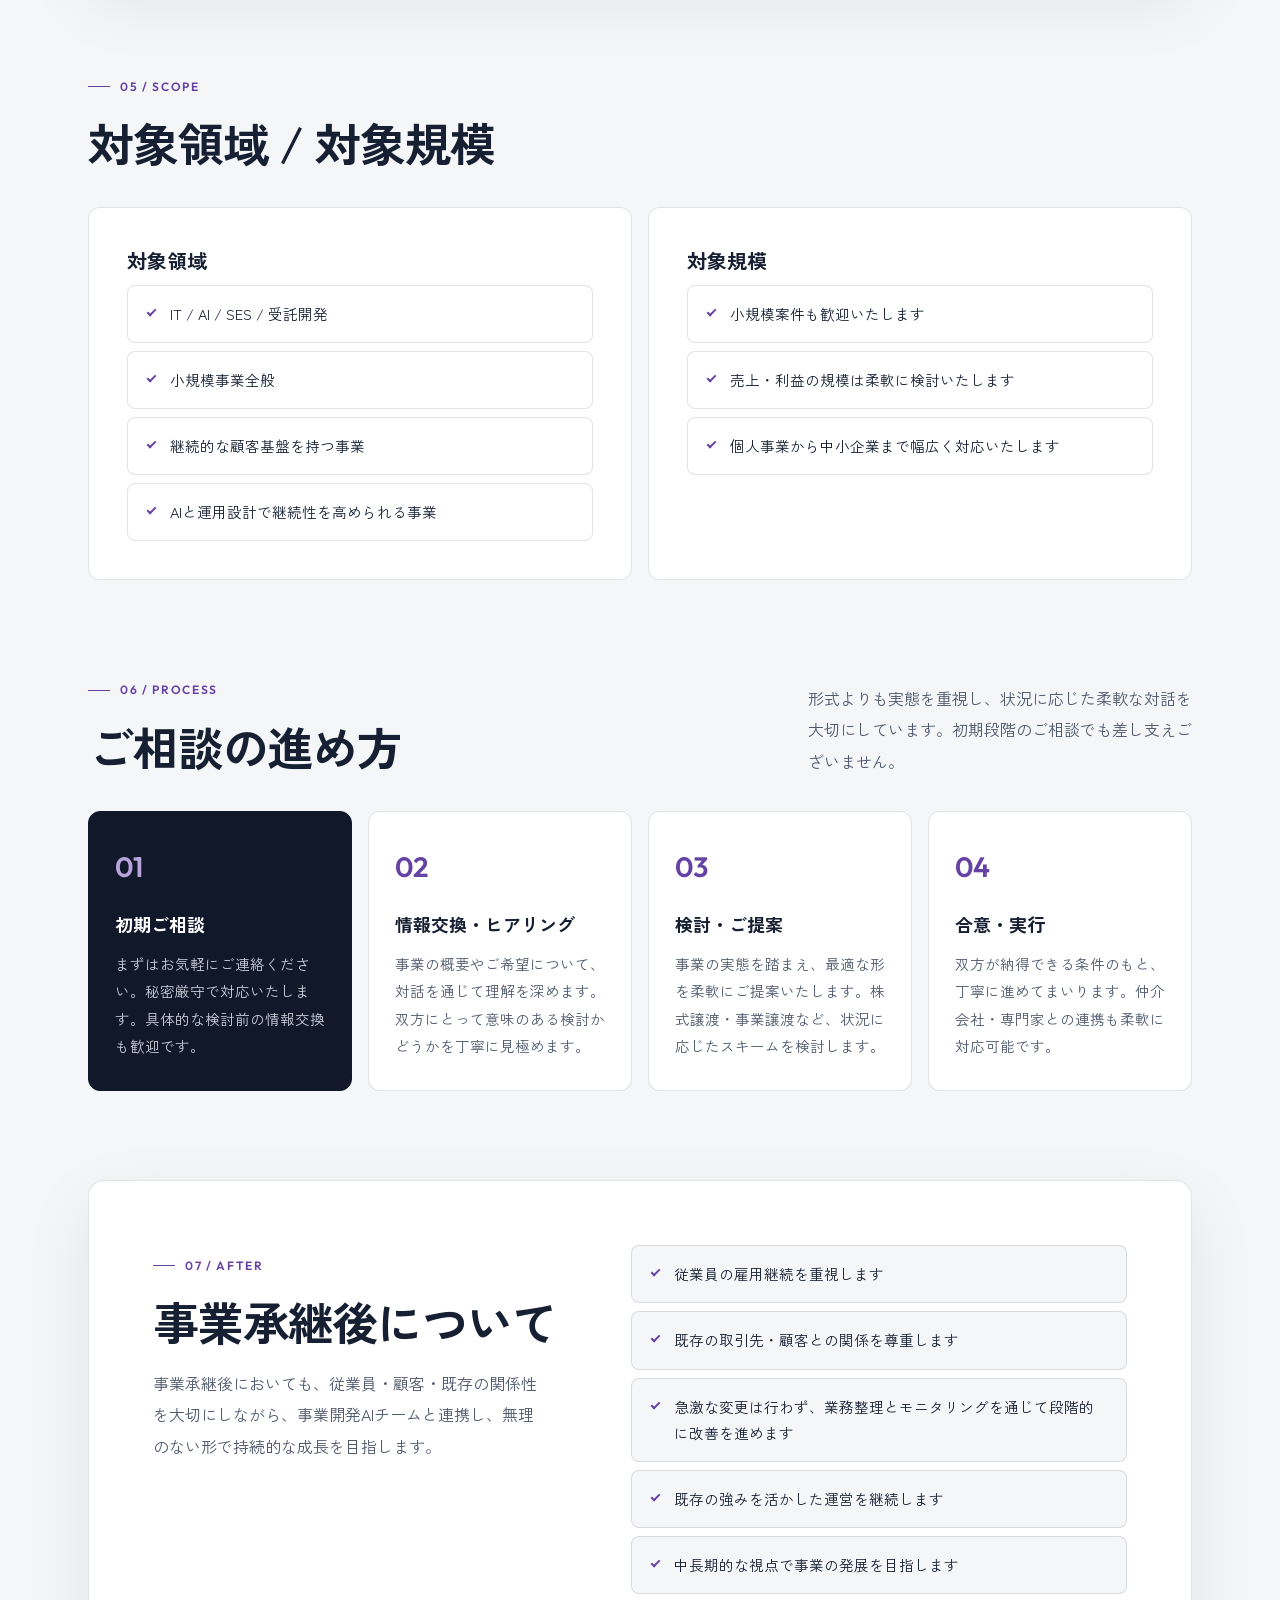
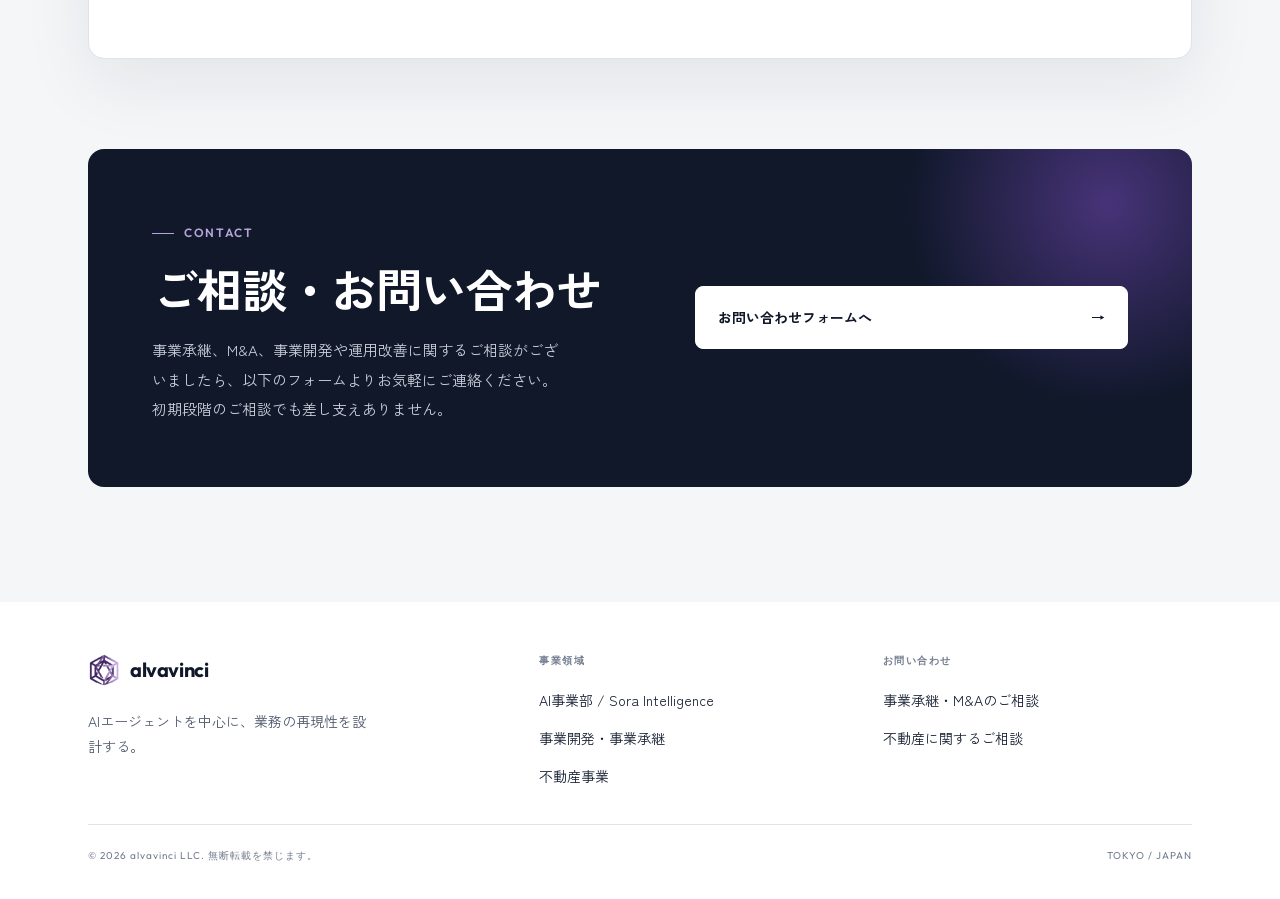
<file: corporate-development.html>
<!DOCTYPE html>
<html lang="ja">

<head>
    <meta charset="UTF-8">
    <meta name="viewport" content="width=device-width, initial-scale=1.0">

    <title>事業開発 / 事業承継 | alvavinci LLC</title>
    <meta name="description" content="alvavinci LLCは、事業承継・M&Aを含む事業開発に取り組んでいます。事業開発AIチームと連携し、案件情報の整理から承継後の運用改善までを長期視点で支えます。">
    <meta name="keywords" content="alvavinci, 事業開発, 事業承継, M&A, 後継者不在, 事業譲渡, 株式譲渡, 中小企業, AI活用">
    <meta name="author" content="alvavinci LLC">
    <meta name="robots" content="index, follow">
    <meta name="theme-color" content="#10182A">
    <meta name="color-scheme" content="light">
    <link rel="canonical" href="https://alvavinci.com/corporate-development.html">
    <link rel="alternate" hreflang="ja" href="https://alvavinci.com/corporate-development.html">
    <link rel="alternate" hreflang="en" href="https://alvavinci.com/en/corporate-development.html">
    <link rel="alternate" hreflang="x-default" href="https://alvavinci.com/corporate-development.html">

    <meta property="og:type" content="website">
    <meta property="og:url" content="https://alvavinci.com/corporate-development.html">
    <meta property="og:title" content="事業開発 / 事業承継 | alvavinci LLC">
    <meta property="og:description" content="alvavinci LLCは、事業承継・M&Aを含む事業開発に取り組んでいます。事業開発AIチームと連携し、案件情報の整理から承継後の運用改善までを長期視点で支えます。">
    <meta property="og:image" content="https://alvavinci.com/og-image.png">
    <meta property="og:image:type" content="image/png">
    <meta property="og:image:width" content="1200">
    <meta property="og:image:height" content="630">
    <meta property="og:image:alt" content="alvavinci LLC — AIエージェントを中心に、業務の再現性を設計する。">
    <meta property="og:site_name" content="alvavinci LLC">
    <meta property="og:locale" content="ja_JP">
    <meta property="og:locale:alternate" content="en_US">
    <meta name="twitter:card" content="summary_large_image">
    <meta name="twitter:title" content="事業開発 / 事業承継 | alvavinci LLC">
    <meta name="twitter:description" content="alvavinci LLCは、事業承継・M&Aを含む事業開発に取り組んでいます。事業開発AIチームと連携し、案件情報の整理から承継後の運用改善までを長期視点で支えます。">
    <meta name="twitter:image" content="https://alvavinci.com/og-image.png">
    <meta name="twitter:image:alt" content="alvavinci LLC — AIエージェントを中心に、業務の再現性を設計する。">

    <link rel="icon" type="image/svg+xml" href="favicon.svg">
    <link rel="apple-touch-icon" href="apple-touch-icon.png">

    <link rel="preconnect" href="https://fonts.googleapis.com">
    <link rel="preconnect" href="https://fonts.gstatic.com" crossorigin>
    <link rel="stylesheet"
        href="https://fonts.googleapis.com/css2?family=Zen+Kaku+Gothic+New:wght@400;500;700&amp;family=Outfit:wght@400;500;600;700&amp;display=swap">
    <link rel="stylesheet" href="assets/css/style.css">

    <script async src="https://www.googletagmanager.com/gtag/js?id=G-N91RPM3GYC"></script>
    <script>
        window.dataLayer = window.dataLayer || [];
        function gtag() { dataLayer.push(arguments); }
        gtag('js', new Date());
        gtag('config', 'G-N91RPM3GYC');
    </script>
    <script type="application/ld+json">
{
        "@context": "https://schema.org",
        "@type": "WebPage",
        "name": "事業開発 / 事業承継 | alvavinci LLC",
        "url": "https://alvavinci.com/corporate-development.html",
        "description": "alvavinci LLCは、事業承継・M&Aを含む事業開発に取り組んでいます。事業開発AIチームと連携し、案件情報の整理から承継後の運用改善までを長期視点で支えます。",
        "inLanguage": "ja",
        "isPartOf": {
                "@type": "WebSite",
                "name": "alvavinci LLC",
                "url": "https://alvavinci.com/"
        },
        "breadcrumb": {
                "@type": "BreadcrumbList",
                "itemListElement": [
                        {
                                "@type": "ListItem",
                                "position": 1,
                                "name": "トップ",
                                "item": "https://alvavinci.com/"
                        },
                        {
                                "@type": "ListItem",
                                "position": 2,
                                "name": "事業開発・事業承継",
                                "item": "https://alvavinci.com/corporate-development.html"
                        }
                ]
        }
}
    </script>
</head>

<body>

    <header class="site-header" id="header">
        <div class="container header-inner">
            <a href="index.html" class="brand"><img src="assets/images/brand-mark.png" alt="" aria-hidden="true" width="396" height="420">alvavinci</a>
            <nav class="nav" aria-label="主要ナビゲーション">
                <ul class="nav-list">
                        <li><a href="index.html#about" class="nav-link">私たちについて</a></li>
                        <li><a href="index.html#business" class="nav-link">事業領域</a></li>
                        <li><a href="sora-intelligence.html" class="nav-link">AI事業部</a></li>
                        <li><a href="corporate-development.html" class="nav-link" aria-current="page">事業開発</a></li>
                        <li><a href="real-estate.html" class="nav-link">不動産</a></li>
                </ul>
            </nav>
            <div class="lang"><span class="is-active">JA</span><span aria-hidden="true">/</span><a href="en/corporate-development.html" lang="en" hreflang="en">EN</a></div>
            <a href="#contact" class="header-cta">お問い合わせ</a>
            <button class="hamburger" id="hamburger" aria-label="メニューを開く" aria-expanded="false" aria-controls="drawer" data-label-open="メニューを開く" data-label-close="メニューを閉じる"><i aria-hidden="true"></i><i aria-hidden="true"></i><i aria-hidden="true"></i></button>
        </div>
        <div class="drawer" id="drawer">
            <a href="index.html#about">私たちについて<span>01</span></a>
            <a href="index.html#business">事業領域<span>02</span></a>
            <a href="sora-intelligence.html">AI事業部<span>03</span></a>
            <a href="corporate-development.html">事業開発<span>04</span></a>
            <a href="real-estate.html">不動産<span>05</span></a>
        </div>
    </header>

    <main>
        <section class="page-hero">
            <div class="container">
                <div class="panel-lg reveal">

                    <nav class="crumbs" aria-label="Breadcrumb"><a href="index.html">トップ</a><span aria-hidden="true">/</span><b>事業開発・事業承継</b></nav>
                    <span class="eyebrow">Business Development</span>
                    <h1 class="page-hero-title">事業開発 / 事業承継について</h1>
                    <div class="lead-cols">
                        <p>alvavinciは、事業承継・M&amp;Aを含む事業開発を通じて、事業開発AIチームと連携しながら、長期的な価値向上に取り組んでいます。</p>
                        <p>単なる取得を目的とするのではなく、既存事業の強みや継続性を尊重しながら、案件情報の整理、初期分析、承継後の運用改善までを見据えた取り組みを重視しています。</p>
                    </div>
                    <div class="btn-row"><a href="#philosophy" class="btn btn--primary">私たちの考え方を見る</a></div>

                </div>
            </div>
        </section>

        <section id="philosophy" class="sec">
            <div class="container">
                <div class="quote-grid">
                    <div class="quote-side reveal"><div><span class="eyebrow">01 / Philosophy</span><h2 class="sec-title">私たちの考え方</h2></div><p class="stamp">LONG-TERM OWNERSHIP</p></div>
                    <blockquote class="quote reveal d1">
                        <p>私たちは、事業開発・事業承継を「事業を取得すること」ではなく、「事業を引き継ぎ、育てること」と捉えています。</p>
                        <p>短期的な利益を追求するのではなく、長期的な視点に立ち、事業が持つ本質的な価値を見極め、その成長を支えることが私たちの基本姿勢です。</p>
                        <p>既存の事業基盤、従業員、取引先との信頼関係。こうした目に見えにくい価値こそが事業の根幹であると考え、それらを尊重しながら、持続的な発展を目指してまいります。</p>
                    </blockquote>
                </div>
            </div>
        </section>

        <section id="activities" class="sec">
            <div class="container">
                <div class="sec-head reveal">
                    <div><span class="eyebrow">02 / Activities</span><h2 class="sec-title">事業開発・事業承継の取り組み</h2></div>
                    <p class="sec-lead">事業承継や戦略的な事業取得を中心に、グループ全体の長期的な成長を実現するための活動です。</p>
                </div>
                <div class="tiles tiles--4">
                    <article class="tile reveal d0"><span class="tile-no tile-no--accent">01</span><h3>事業承継</h3><p>後継者不在や経営者の引退に伴う事業の引き継ぎに、誠実に取り組みます。事業の歴史と価値を尊重し、次の成長へとつなげます。</p></article>
                    <article class="tile reveal d1"><span class="tile-no">02</span><h3>戦略的な事業取得</h3><p>グループの成長に資する事業の取得と育成を行います。事業開発AIチームが周辺情報や論点を整理し、長期的な価値向上を支えます。</p></article>
                    <article class="tile reveal d2"><span class="tile-no">03</span><h3>事業拡張</h3><p>既存事業の強みを活かしながら、新たな事業領域への展開を検討します。市場、顧客、運用体制を整理し、段階的な成長を重視します。</p></article>
                    <article class="tile tile--dark reveal d3"><span class="tile-no">04</span><h3>パートナーシップ</h3><p>資本提携や業務連携など、状況に応じた柔軟な協力関係の構築も視野に入れています。</p></article>
                </div>
            </div>
        </section>

        <section id="ai-team" class="sec">
            <div class="container">
                <div class="panel-lg reveal">
                <div class="sec-head reveal">
                    <div><span class="eyebrow">03 / AI Team</span><h2 class="sec-title">事業開発AIチームとの連携</h2></div>
                    <p class="sec-lead">事業開発AIチームは、案件情報、事業環境、財務・運用上の論点を整理し、承継や取得の判断材料を継続的に蓄積します。</p>
                </div>
                <div class="tiles tiles--3">
                    <article class="tile tile--quiet reveal d0"><span class="tile-label">01</span><h3>案件情報の整理</h3><p>事業概要、顧客基盤、収益構造、組織体制、引き継ぎ上の論点を比較しやすい形に整理します。</p></article>
                    <article class="tile tile--quiet reveal d1"><span class="tile-label">02</span><h3>初期分析</h3><p>市場環境、競合、財務情報、運用プロセスを確認し、検討の前提となる論点を明確にします。</p></article>
                    <article class="tile tile--quiet reveal d2"><span class="tile-label">03</span><h3>承継後の改善支援</h3><p>急激な変更ではなく、業務整理、レポート化、継続モニタリングを通じて段階的な改善を支えます。</p></article>
                </div>
                </div>
            </div>
        </section>

        <section id="stance" class="sec">
            <div class="container">
                <div class="panel-lg reveal">
                    <div class="split">
                        <div><span class="eyebrow">04 / Stance</span><h2 class="sec-title">取り組み姿勢</h2></div>
                <ul class="checks reveal d1">
                    <li>長期保有を前提としています</li>
                    <li>短期的な売却を目的としません</li>
                    <li>既存事業の継続性を最優先に考えます</li>
                    <li>事業の実態を踏まえた柔軟な判断を行います</li>
                    <li>必要に応じて経営支援や体制整備にも取り組みます</li>
                </ul>
                    </div>
                </div>
            </div>
        </section>

        <section id="target" class="sec">
            <div class="container">
                <div class="sec-head reveal">
                    <div><span class="eyebrow">05 / Scope</span><h2 class="sec-title">対象領域 / 対象規模</h2></div>
                </div>
                <div class="tiles tiles--2">
                    <div class="tile reveal">
                        <h3 class="tile-title-first">対象領域</h3>
                <ul class="checks reveal d1">
                    <li>IT / AI / SES / 受託開発</li>
                    <li>小規模事業全般</li>
                    <li>継続的な顧客基盤を持つ事業</li>
                    <li>AIと運用設計で継続性を高められる事業</li>
                </ul>
                    </div>
                    <div class="tile reveal d1">
                        <h3 class="tile-title-first">対象規模</h3>
                <ul class="checks reveal d1">
                    <li>小規模案件も歓迎いたします</li>
                    <li>売上・利益の規模は柔軟に検討いたします</li>
                    <li>個人事業から中小企業まで幅広く対応いたします</li>
                </ul>
                    </div>
                </div>
            </div>
        </section>

        <section id="process" class="sec">
            <div class="container">
                <div class="sec-head reveal">
                    <div><span class="eyebrow">06 / Process</span><h2 class="sec-title">ご相談の進め方</h2></div>
                    <p class="sec-lead">形式よりも実態を重視し、状況に応じた柔軟な対話を大切にしています。初期段階のご相談でも差し支えございません。</p>
                </div>
                <div class="steps">
                    <div class="step step--primary reveal d0"><b>01</b><h3>初期ご相談</h3><p>まずはお気軽にご連絡ください。秘密厳守で対応いたします。具体的な検討前の情報交換も歓迎です。</p></div>
                    <div class="step reveal d1"><b>02</b><h3>情報交換・ヒアリング</h3><p>事業の概要やご希望について、対話を通じて理解を深めます。双方にとって意味のある検討かどうかを丁寧に見極めます。</p></div>
                    <div class="step reveal d2"><b>03</b><h3>検討・ご提案</h3><p>事業の実態を踏まえ、最適な形を柔軟にご提案いたします。株式譲渡・事業譲渡など、状況に応じたスキームを検討します。</p></div>
                    <div class="step reveal d3"><b>04</b><h3>合意・実行</h3><p>双方が納得できる条件のもと、丁寧に進めてまいります。仲介会社・専門家との連携も柔軟に対応可能です。</p></div>
                </div>
            </div>
        </section>

        <section id="after" class="sec">
            <div class="container">
                <div class="panel-lg reveal">
                    <div class="split">
                        <div><span class="eyebrow">07 / After</span><h2 class="sec-title">事業承継後について</h2><p class="sec-lead section-lead">事業承継後においても、従業員・顧客・既存の関係性を大切にしながら、事業開発AIチームと連携し、無理のない形で持続的な成長を目指します。</p></div>
                <ul class="checks reveal d1">
                    <li>従業員の雇用継続を重視します</li>
                    <li>既存の取引先・顧客との関係を尊重します</li>
                    <li>急激な変更は行わず、業務整理とモニタリングを通じて段階的に改善を進めます</li>
                    <li>既存の強みを活かした運営を継続します</li>
                    <li>中長期的な視点で事業の発展を目指します</li>
                </ul>
                    </div>
                </div>
            </div>
        </section>

        <section class="sec sec--last" id="contact">
            <div class="container">
                <div class="cta reveal">
                    <div><span class="eyebrow">Contact</span><h2 class="sec-title">ご相談・お問い合わせ</h2><p>事業承継、M&amp;A、事業開発や運用改善に関するご相談がございましたら、以下のフォームよりお気軽にご連絡ください。初期段階のご相談でも差し支えありません。</p></div>
                    <div class="cta-links">
                        <a href="https://forms.gle/z87DVg5M5MEULPZW8" class="cta-link cta-link--accent" target="_blank" rel="noopener noreferrer">お問い合わせフォームへ<span aria-hidden="true">&rarr;</span></a>
                    </div>
                </div>
            </div>
        </section>
    </main>

    <footer class="site-footer">
        <div class="container">
            <div class="footer-grid">
                <div class="footer-brand">
                    <a href="index.html" class="brand"><img src="assets/images/brand-mark.png" alt="" aria-hidden="true" width="396" height="420">alvavinci</a>
                    <p class="footer-tagline">AIエージェントを中心に、業務の再現性を設計する。</p>
                </div>
                <div class="footer-col">
                    <h4>事業領域</h4>
                    <ul>
                        <li><a href="sora-intelligence.html">AI事業部 / Sora Intelligence</a></li>
                        <li><a href="corporate-development.html">事業開発・事業承継</a></li>
                        <li><a href="real-estate.html">不動産事業</a></li>
                    </ul>
                </div>
                <div class="footer-col">
                    <h4>お問い合わせ</h4>
                    <ul>
                        <li><a href="https://forms.gle/z87DVg5M5MEULPZW8" target="_blank" rel="noopener noreferrer">事業承継・M&Aのご相談</a></li>
                        <li><a href="https://forms.gle/VsCsg5ijZCvYFRT37" target="_blank" rel="noopener noreferrer">不動産に関するご相談</a></li>
                    </ul>
                </div>
            </div>
            <div class="footer-base"><span>&copy; 2026 alvavinci LLC. 無断転載を禁じます。</span><span>TOKYO / JAPAN</span></div>
        </div>
    </footer>

    <script src="assets/js/script.js"></script>
</body>

</html>
</file>
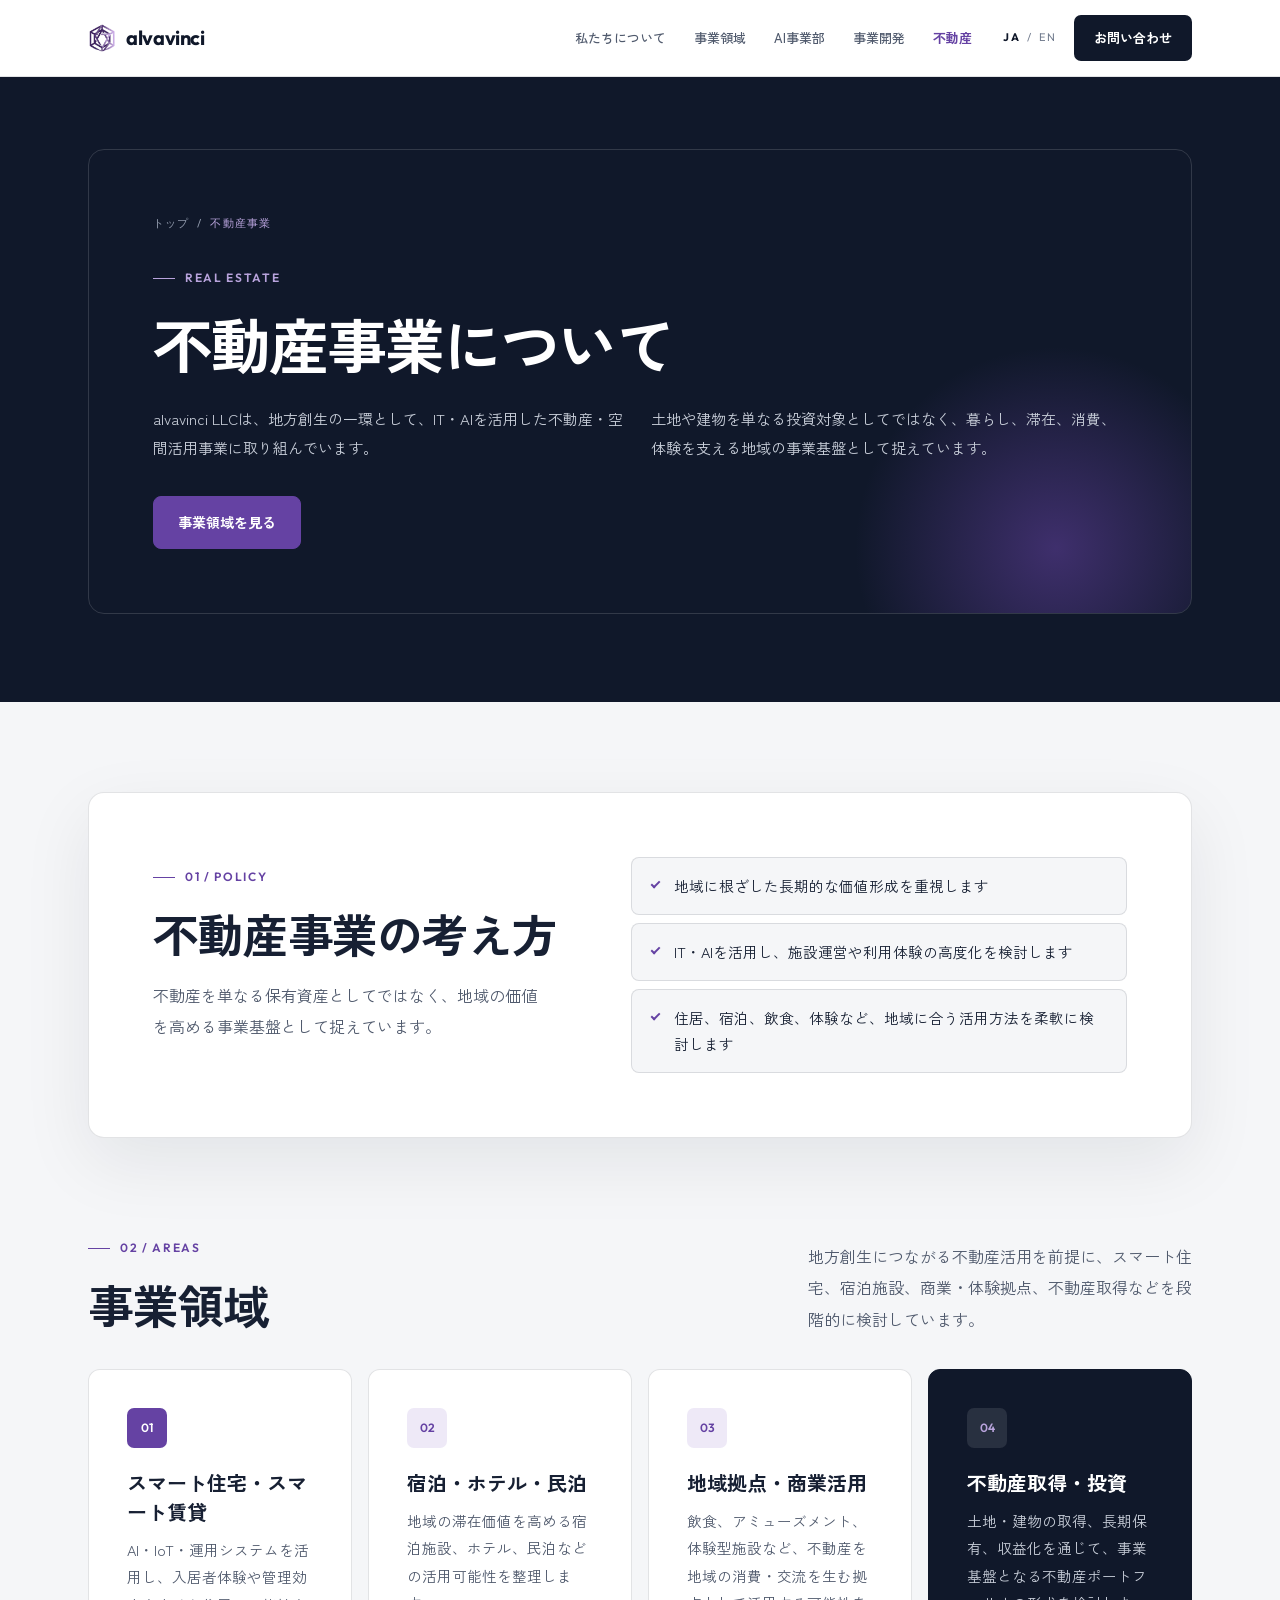
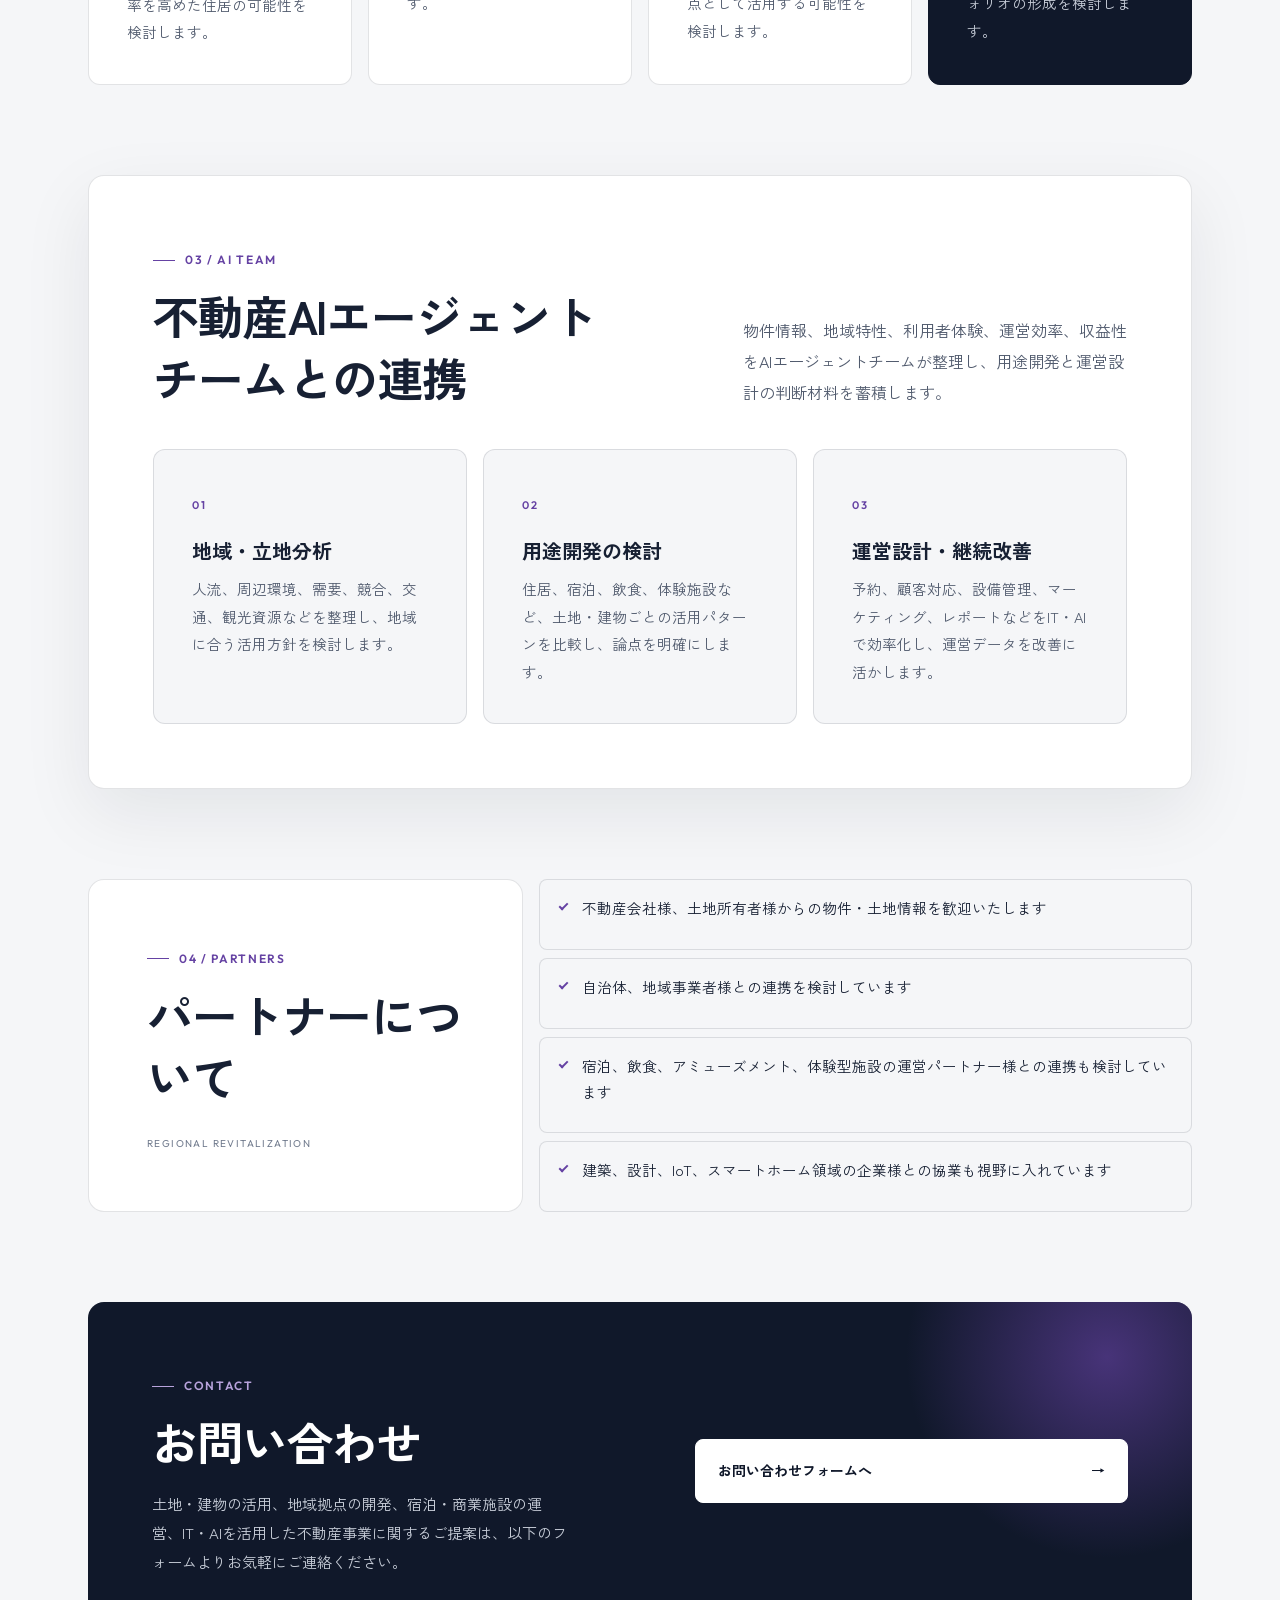
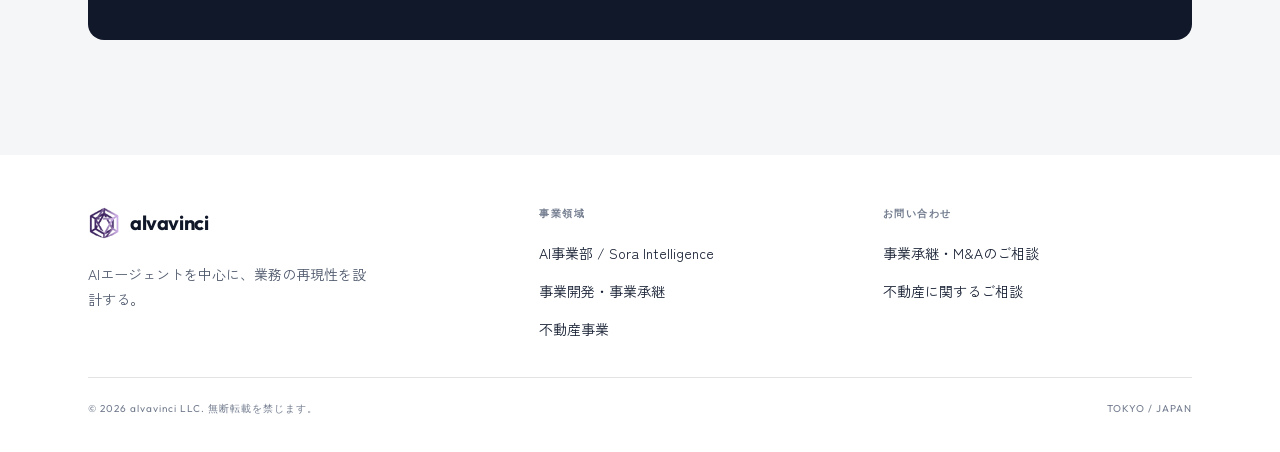
<file: real-estate.html>
<!DOCTYPE html>
<html lang="ja">

<head>
    <meta charset="UTF-8">
    <meta name="viewport" content="width=device-width, initial-scale=1.0">

    <title>不動産事業 | alvavinci LLC</title>
    <meta name="description" content="alvavinci LLCは、地方創生の一環として、IT・AIを活用した不動産・空間活用事業に取り組んでいます。スマート住宅、宿泊、地域拠点、不動産取得を段階的に検討します。">
    <meta name="keywords" content="alvavinci, 不動産事業, 地方創生, スマート住宅, 民泊, ホテル, 空間活用, 不動産取得, AI活用">
    <meta name="author" content="alvavinci LLC">
    <meta name="robots" content="index, follow">
    <meta name="theme-color" content="#10182A">
    <meta name="color-scheme" content="light">
    <link rel="canonical" href="https://alvavinci.com/real-estate.html">
    <link rel="alternate" hreflang="ja" href="https://alvavinci.com/real-estate.html">
    <link rel="alternate" hreflang="en" href="https://alvavinci.com/en/real-estate.html">
    <link rel="alternate" hreflang="x-default" href="https://alvavinci.com/real-estate.html">

    <meta property="og:type" content="website">
    <meta property="og:url" content="https://alvavinci.com/real-estate.html">
    <meta property="og:title" content="不動産事業 | alvavinci LLC">
    <meta property="og:description" content="alvavinci LLCは、地方創生の一環として、IT・AIを活用した不動産・空間活用事業に取り組んでいます。スマート住宅、宿泊、地域拠点、不動産取得を段階的に検討します。">
    <meta property="og:image" content="https://alvavinci.com/og-image.png">
    <meta property="og:image:type" content="image/png">
    <meta property="og:image:width" content="1200">
    <meta property="og:image:height" content="630">
    <meta property="og:image:alt" content="alvavinci LLC — AIエージェントを中心に、業務の再現性を設計する。">
    <meta property="og:site_name" content="alvavinci LLC">
    <meta property="og:locale" content="ja_JP">
    <meta property="og:locale:alternate" content="en_US">
    <meta name="twitter:card" content="summary_large_image">
    <meta name="twitter:title" content="不動産事業 | alvavinci LLC">
    <meta name="twitter:description" content="alvavinci LLCは、地方創生の一環として、IT・AIを活用した不動産・空間活用事業に取り組んでいます。スマート住宅、宿泊、地域拠点、不動産取得を段階的に検討します。">
    <meta name="twitter:image" content="https://alvavinci.com/og-image.png">
    <meta name="twitter:image:alt" content="alvavinci LLC — AIエージェントを中心に、業務の再現性を設計する。">

    <link rel="icon" type="image/svg+xml" href="favicon.svg">
    <link rel="apple-touch-icon" href="apple-touch-icon.png">

    <link rel="preconnect" href="https://fonts.googleapis.com">
    <link rel="preconnect" href="https://fonts.gstatic.com" crossorigin>
    <link rel="stylesheet"
        href="https://fonts.googleapis.com/css2?family=Zen+Kaku+Gothic+New:wght@400;500;700&amp;family=Outfit:wght@400;500;600;700&amp;display=swap">
    <link rel="stylesheet" href="assets/css/style.css">

    <script async src="https://www.googletagmanager.com/gtag/js?id=G-N91RPM3GYC"></script>
    <script>
        window.dataLayer = window.dataLayer || [];
        function gtag() { dataLayer.push(arguments); }
        gtag('js', new Date());
        gtag('config', 'G-N91RPM3GYC');
    </script>
    <script type="application/ld+json">
{
        "@context": "https://schema.org",
        "@type": "WebPage",
        "name": "不動産事業 | alvavinci LLC",
        "url": "https://alvavinci.com/real-estate.html",
        "description": "alvavinci LLCは、地方創生の一環として、IT・AIを活用した不動産・空間活用事業に取り組んでいます。スマート住宅、宿泊、地域拠点、不動産取得を段階的に検討します。",
        "inLanguage": "ja",
        "isPartOf": {
                "@type": "WebSite",
                "name": "alvavinci LLC",
                "url": "https://alvavinci.com/"
        },
        "breadcrumb": {
                "@type": "BreadcrumbList",
                "itemListElement": [
                        {
                                "@type": "ListItem",
                                "position": 1,
                                "name": "トップ",
                                "item": "https://alvavinci.com/"
                        },
                        {
                                "@type": "ListItem",
                                "position": 2,
                                "name": "不動産事業",
                                "item": "https://alvavinci.com/real-estate.html"
                        }
                ]
        }
}
    </script>
</head>

<body>

    <header class="site-header" id="header">
        <div class="container header-inner">
            <a href="index.html" class="brand"><img src="assets/images/brand-mark.png" alt="" aria-hidden="true" width="396" height="420">alvavinci</a>
            <nav class="nav" aria-label="主要ナビゲーション">
                <ul class="nav-list">
                        <li><a href="index.html#about" class="nav-link">私たちについて</a></li>
                        <li><a href="index.html#business" class="nav-link">事業領域</a></li>
                        <li><a href="sora-intelligence.html" class="nav-link">AI事業部</a></li>
                        <li><a href="corporate-development.html" class="nav-link">事業開発</a></li>
                        <li><a href="real-estate.html" class="nav-link" aria-current="page">不動産</a></li>
                </ul>
            </nav>
            <div class="lang"><span class="is-active">JA</span><span aria-hidden="true">/</span><a href="en/real-estate.html" lang="en" hreflang="en">EN</a></div>
            <a href="#contact" class="header-cta">お問い合わせ</a>
            <button class="hamburger" id="hamburger" aria-label="メニューを開く" aria-expanded="false" aria-controls="drawer" data-label-open="メニューを開く" data-label-close="メニューを閉じる"><i aria-hidden="true"></i><i aria-hidden="true"></i><i aria-hidden="true"></i></button>
        </div>
        <div class="drawer" id="drawer">
            <a href="index.html#about">私たちについて<span>01</span></a>
            <a href="index.html#business">事業領域<span>02</span></a>
            <a href="sora-intelligence.html">AI事業部<span>03</span></a>
            <a href="corporate-development.html">事業開発<span>04</span></a>
            <a href="real-estate.html">不動産<span>05</span></a>
        </div>
    </header>

    <main>
        <section class="page-hero">
            <div class="container">
                <div class="panel-lg reveal">

                    <nav class="crumbs" aria-label="Breadcrumb"><a href="index.html">トップ</a><span aria-hidden="true">/</span><b>不動産事業</b></nav>
                    <span class="eyebrow">Real Estate</span>
                    <h1 class="page-hero-title">不動産事業について</h1>
                    <div class="lead-cols">
                        <p>alvavinci LLCは、地方創生の一環として、IT・AIを活用した不動産・空間活用事業に取り組んでいます。</p>
                        <p>土地や建物を単なる投資対象としてではなく、暮らし、滞在、消費、体験を支える地域の事業基盤として捉えています。</p>
                    </div>
                    <div class="btn-row"><a href="#areas" class="btn btn--primary">事業領域を見る</a></div>

                </div>
            </div>
        </section>

        <section id="stance" class="sec">
            <div class="container">
                <div class="panel-lg reveal">
                    <div class="split">
                        <div><span class="eyebrow">01 / Policy</span><h2 class="sec-title">不動産事業の考え方</h2><p class="sec-lead section-lead">不動産を単なる保有資産としてではなく、地域の価値を高める事業基盤として捉えています。</p></div>
                <ul class="checks reveal d1">
                    <li>地域に根ざした長期的な価値形成を重視します</li>
                    <li>IT・AIを活用し、施設運営や利用体験の高度化を検討します</li>
                    <li>住居、宿泊、飲食、体験など、地域に合う活用方法を柔軟に検討します</li>
                </ul>
                    </div>
                </div>
            </div>
        </section>

        <section id="areas" class="sec">
            <div class="container">
                <div class="sec-head reveal">
                    <div><span class="eyebrow">02 / Areas</span><h2 class="sec-title">事業領域</h2></div>
                    <p class="sec-lead">地方創生につながる不動産活用を前提に、スマート住宅、宿泊施設、商業・体験拠点、不動産取得などを段階的に検討しています。</p>
                </div>
                <div class="tiles tiles--4">
                    <article class="tile reveal d0"><span class="tile-no tile-no--accent">01</span><h3>スマート住宅・スマート賃貸</h3><p>AI・IoT・運用システムを活用し、入居者体験や管理効率を高めた住居の可能性を検討します。</p></article>
                    <article class="tile reveal d1"><span class="tile-no">02</span><h3>宿泊・ホテル・民泊</h3><p>地域の滞在価値を高める宿泊施設、ホテル、民泊などの活用可能性を整理します。</p></article>
                    <article class="tile reveal d2"><span class="tile-no">03</span><h3>地域拠点・商業活用</h3><p>飲食、アミューズメント、体験型施設など、不動産を地域の消費・交流を生む拠点として活用する可能性を検討します。</p></article>
                    <article class="tile tile--dark reveal d3"><span class="tile-no">04</span><h3>不動産取得・投資</h3><p>土地・建物の取得、長期保有、収益化を通じて、事業基盤となる不動産ポートフォリオの形成を検討します。</p></article>
                </div>
            </div>
        </section>

        <section id="ai-team" class="sec">
            <div class="container">
                <div class="panel-lg reveal">
                <div class="sec-head reveal">
                    <div><span class="eyebrow">03 / AI Team</span><h2 class="sec-title">不動産AIエージェントチームとの連携</h2></div>
                    <p class="sec-lead">物件情報、地域特性、利用者体験、運営効率、収益性をAIエージェントチームが整理し、用途開発と運営設計の判断材料を蓄積します。</p>
                </div>
                <div class="tiles tiles--3">
                    <article class="tile tile--quiet reveal d0"><span class="tile-label">01</span><h3>地域・立地分析</h3><p>人流、周辺環境、需要、競合、交通、観光資源などを整理し、地域に合う活用方針を検討します。</p></article>
                    <article class="tile tile--quiet reveal d1"><span class="tile-label">02</span><h3>用途開発の検討</h3><p>住居、宿泊、飲食、体験施設など、土地・建物ごとの活用パターンを比較し、論点を明確にします。</p></article>
                    <article class="tile tile--quiet reveal d2"><span class="tile-label">03</span><h3>運営設計・継続改善</h3><p>予約、顧客対応、設備管理、マーケティング、レポートなどをIT・AIで効率化し、運営データを改善に活かします。</p></article>
                </div>
                </div>
            </div>
        </section>

        <section id="partner" class="sec">
            <div class="container">
                <div class="quote-grid">
                    <div class="quote-side reveal"><div><span class="eyebrow">04 / Partners</span><h2 class="sec-title">パートナーについて</h2></div><p class="stamp">REGIONAL REVITALIZATION</p></div>
                    <ul class="checks checks--on-bg reveal d1">
                    <li>不動産会社様、土地所有者様からの物件・土地情報を歓迎いたします</li>
                    <li>自治体、地域事業者様との連携を検討しています</li>
                    <li>宿泊、飲食、アミューズメント、体験型施設の運営パートナー様との連携も検討しています</li>
                    <li>建築、設計、IoT、スマートホーム領域の企業様との協業も視野に入れています</li>
                </ul>
                </div>
            </div>
        </section>

        <section class="sec sec--last" id="contact">
            <div class="container">
                <div class="cta reveal">
                    <div><span class="eyebrow">Contact</span><h2 class="sec-title">お問い合わせ</h2><p>土地・建物の活用、地域拠点の開発、宿泊・商業施設の運営、IT・AIを活用した不動産事業に関するご提案は、以下のフォームよりお気軽にご連絡ください。</p></div>
                    <div class="cta-links">
                        <a href="https://forms.gle/VsCsg5ijZCvYFRT37" class="cta-link cta-link--accent" target="_blank" rel="noopener noreferrer">お問い合わせフォームへ<span aria-hidden="true">&rarr;</span></a>
                    </div>
                </div>
            </div>
        </section>
    </main>

    <footer class="site-footer">
        <div class="container">
            <div class="footer-grid">
                <div class="footer-brand">
                    <a href="index.html" class="brand"><img src="assets/images/brand-mark.png" alt="" aria-hidden="true" width="396" height="420">alvavinci</a>
                    <p class="footer-tagline">AIエージェントを中心に、業務の再現性を設計する。</p>
                </div>
                <div class="footer-col">
                    <h4>事業領域</h4>
                    <ul>
                        <li><a href="sora-intelligence.html">AI事業部 / Sora Intelligence</a></li>
                        <li><a href="corporate-development.html">事業開発・事業承継</a></li>
                        <li><a href="real-estate.html">不動産事業</a></li>
                    </ul>
                </div>
                <div class="footer-col">
                    <h4>お問い合わせ</h4>
                    <ul>
                        <li><a href="https://forms.gle/z87DVg5M5MEULPZW8" target="_blank" rel="noopener noreferrer">事業承継・M&Aのご相談</a></li>
                        <li><a href="https://forms.gle/VsCsg5ijZCvYFRT37" target="_blank" rel="noopener noreferrer">不動産に関するご相談</a></li>
                    </ul>
                </div>
            </div>
            <div class="footer-base"><span>&copy; 2026 alvavinci LLC. 無断転載を禁じます。</span><span>TOKYO / JAPAN</span></div>
        </div>
    </footer>

    <script src="assets/js/script.js"></script>
</body>

</html>
</file>
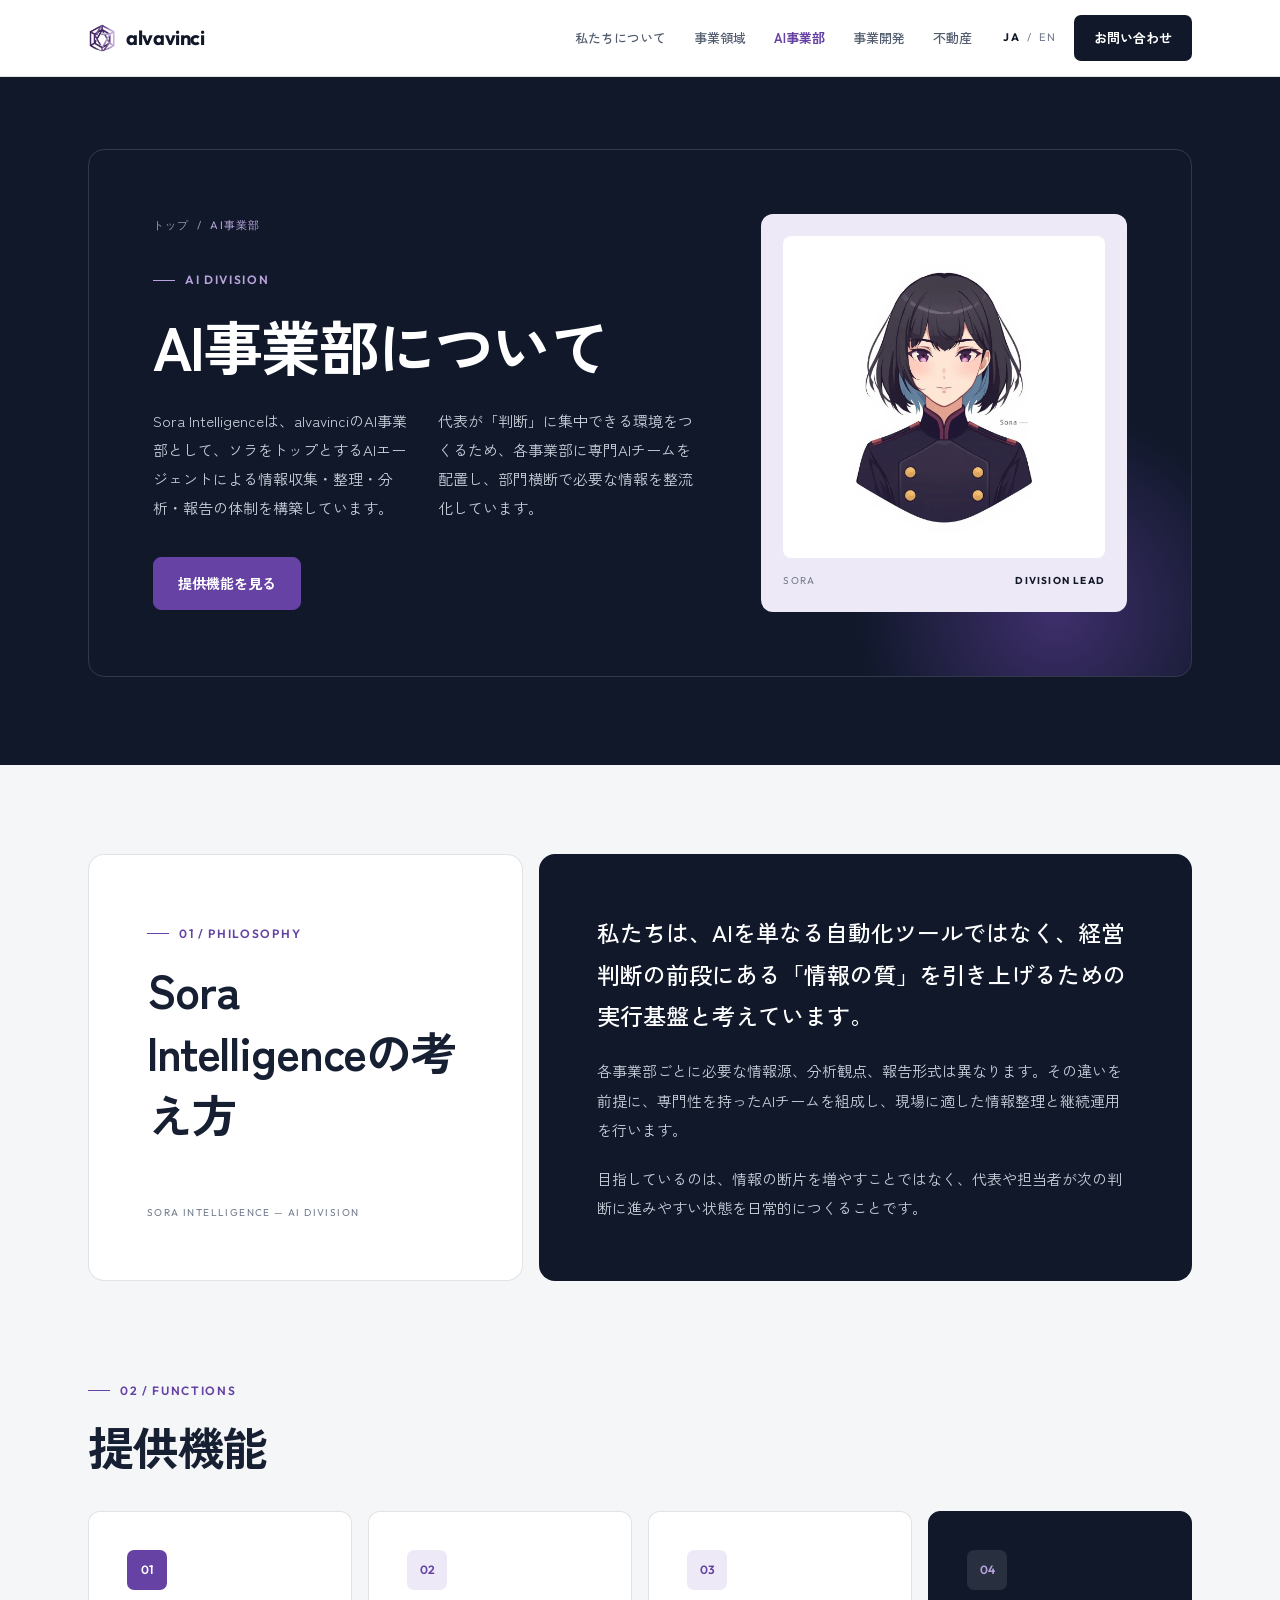
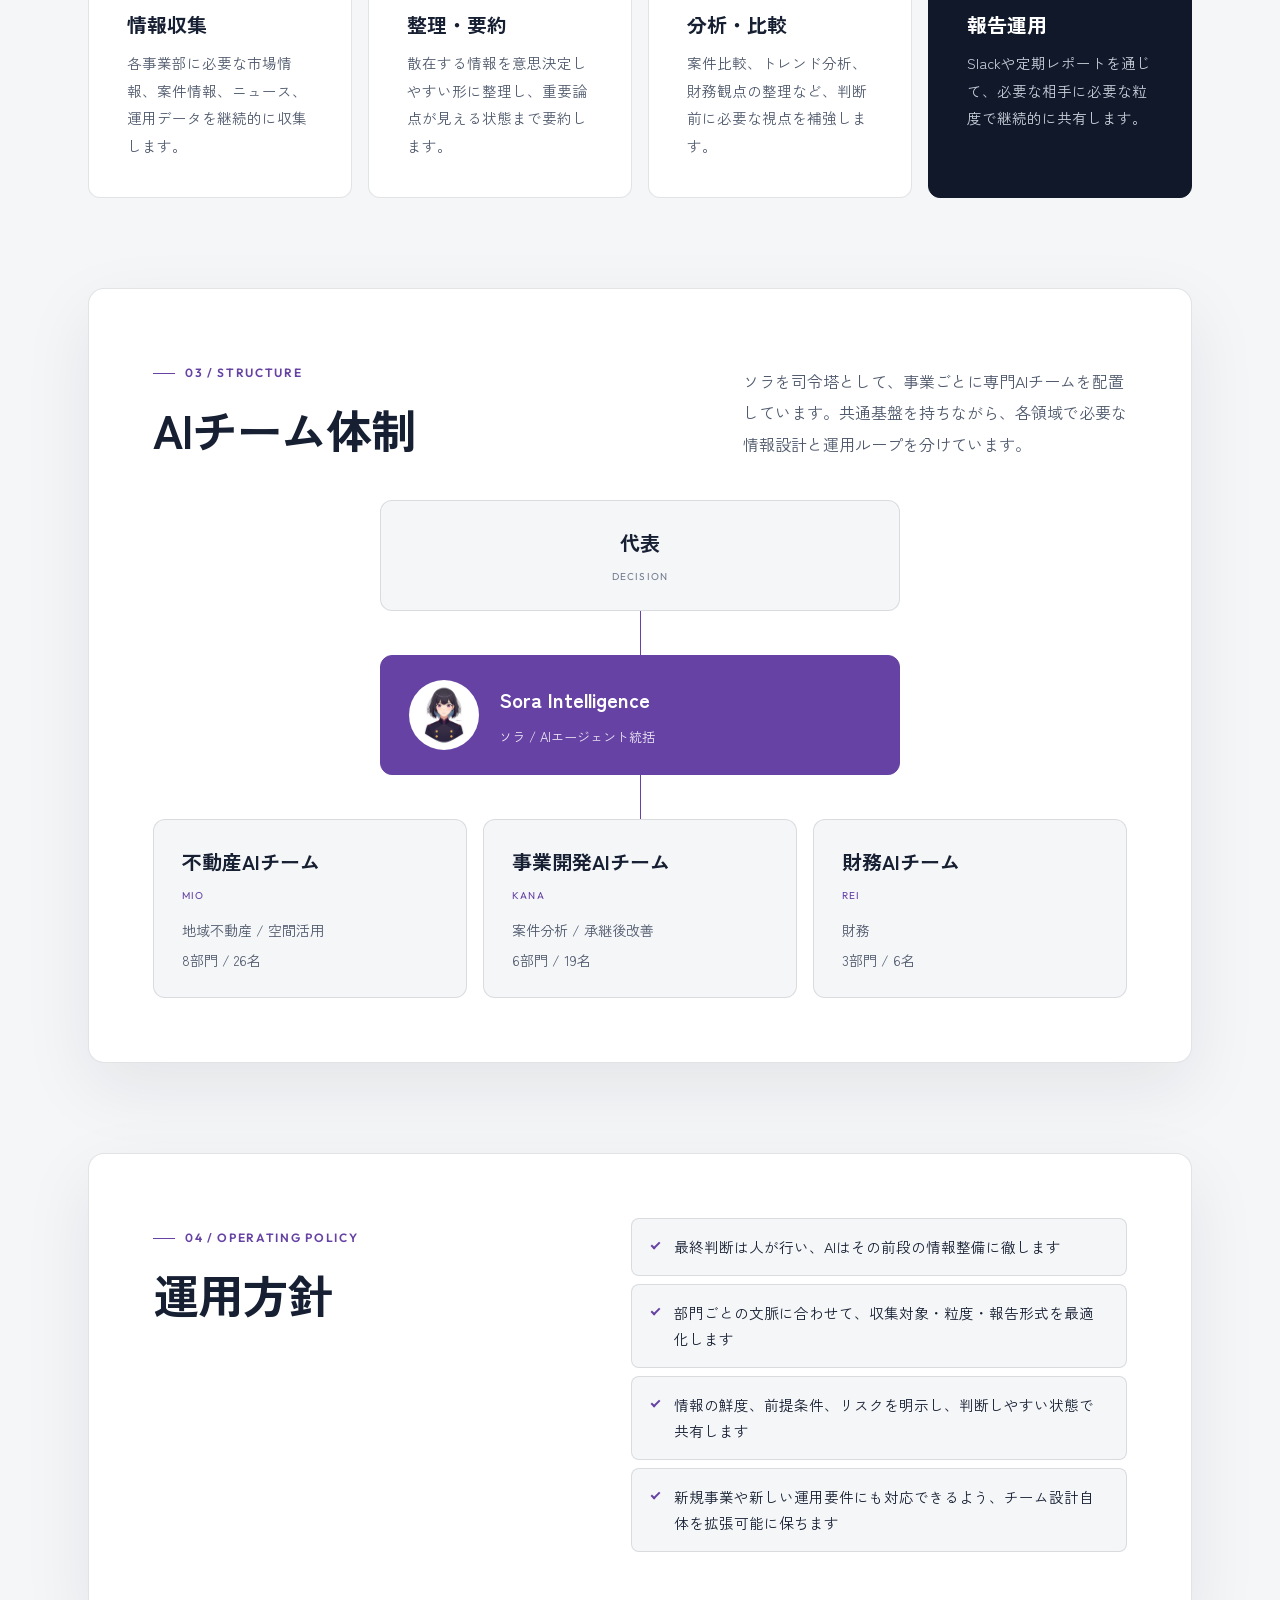
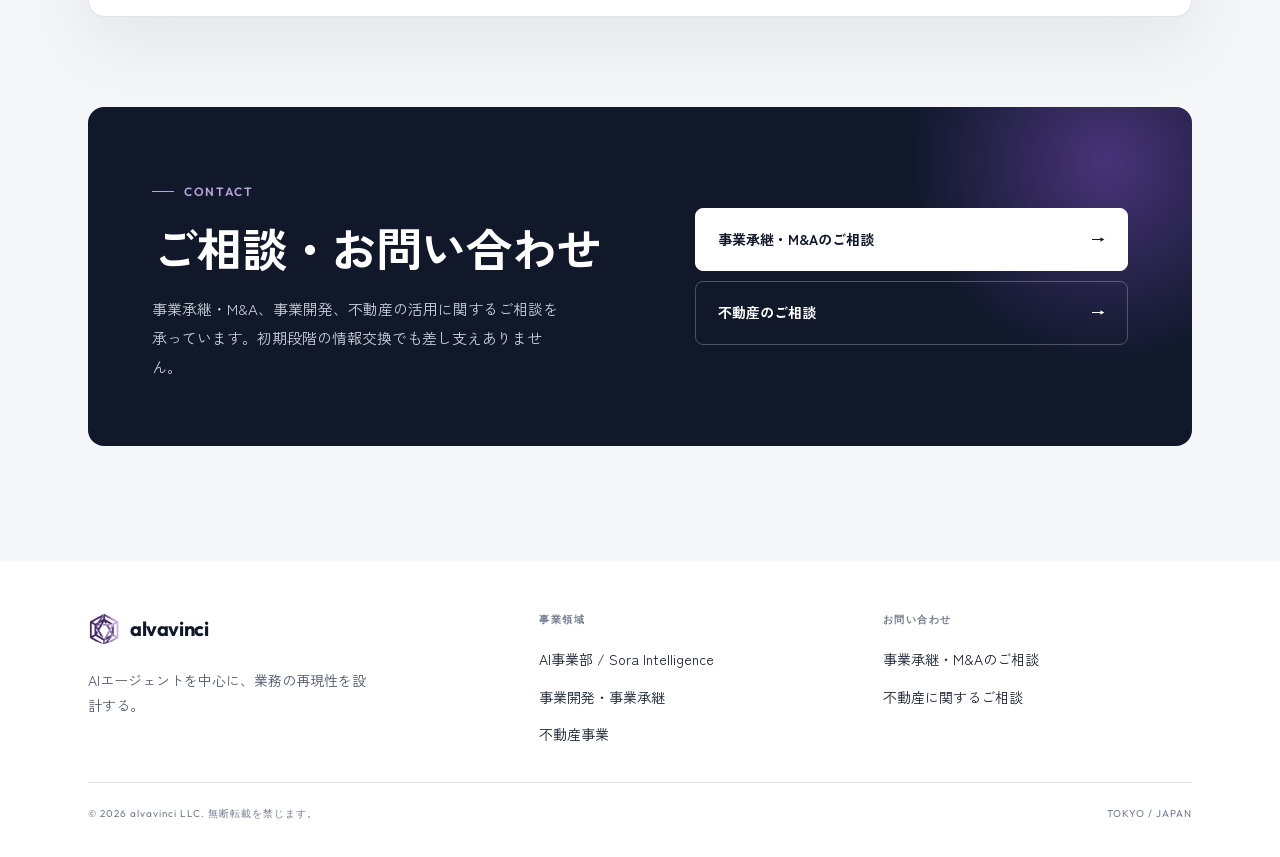
<file: sora-intelligence.html>
<!DOCTYPE html>
<html lang="ja">

<head>
    <meta charset="UTF-8">
    <meta name="viewport" content="width=device-width, initial-scale=1.0">

    <title>AI事業部 | alvavinci LLC</title>
    <meta name="description" content="Sora Intelligenceは、alvavinci LLCのAI事業部です。ソラをトップとするAIエージェント体制が、情報収集・整理・分析・報告を担い、意思決定の前段を整えます。">
    <meta name="keywords" content="alvavinci, Sora Intelligence, AI事業部, AI Operations, AIエージェント, 調査, 分析, 報告">
    <meta name="author" content="alvavinci LLC">
    <meta name="robots" content="index, follow">
    <meta name="theme-color" content="#10182A">
    <meta name="color-scheme" content="light">
    <link rel="canonical" href="https://alvavinci.com/sora-intelligence.html">
    <link rel="alternate" hreflang="ja" href="https://alvavinci.com/sora-intelligence.html">
    <link rel="alternate" hreflang="en" href="https://alvavinci.com/en/sora-intelligence.html">
    <link rel="alternate" hreflang="x-default" href="https://alvavinci.com/sora-intelligence.html">

    <meta property="og:type" content="website">
    <meta property="og:url" content="https://alvavinci.com/sora-intelligence.html">
    <meta property="og:title" content="AI事業部 | alvavinci LLC">
    <meta property="og:description" content="Sora Intelligenceは、alvavinci LLCのAI事業部です。ソラをトップとするAIエージェント体制が、情報収集・整理・分析・報告を担い、意思決定の前段を整えます。">
    <meta property="og:image" content="https://alvavinci.com/og-image.png">
    <meta property="og:image:type" content="image/png">
    <meta property="og:image:width" content="1200">
    <meta property="og:image:height" content="630">
    <meta property="og:image:alt" content="alvavinci LLC — AIエージェントを中心に、業務の再現性を設計する。">
    <meta property="og:site_name" content="alvavinci LLC">
    <meta property="og:locale" content="ja_JP">
    <meta property="og:locale:alternate" content="en_US">
    <meta name="twitter:card" content="summary_large_image">
    <meta name="twitter:title" content="AI事業部 | alvavinci LLC">
    <meta name="twitter:description" content="Sora Intelligenceは、alvavinci LLCのAI事業部です。ソラをトップとするAIエージェント体制が、情報収集・整理・分析・報告を担い、意思決定の前段を整えます。">
    <meta name="twitter:image" content="https://alvavinci.com/og-image.png">
    <meta name="twitter:image:alt" content="alvavinci LLC — AIエージェントを中心に、業務の再現性を設計する。">

    <link rel="icon" type="image/svg+xml" href="favicon.svg">
    <link rel="apple-touch-icon" href="apple-touch-icon.png">

    <link rel="preconnect" href="https://fonts.googleapis.com">
    <link rel="preconnect" href="https://fonts.gstatic.com" crossorigin>
    <link rel="stylesheet"
        href="https://fonts.googleapis.com/css2?family=Zen+Kaku+Gothic+New:wght@400;500;700&amp;family=Outfit:wght@400;500;600;700&amp;display=swap">
    <link rel="stylesheet" href="assets/css/style.css">

    <script async src="https://www.googletagmanager.com/gtag/js?id=G-N91RPM3GYC"></script>
    <script>
        window.dataLayer = window.dataLayer || [];
        function gtag() { dataLayer.push(arguments); }
        gtag('js', new Date());
        gtag('config', 'G-N91RPM3GYC');
    </script>
    <script type="application/ld+json">
{
        "@context": "https://schema.org",
        "@type": "WebPage",
        "name": "AI事業部 | alvavinci LLC",
        "url": "https://alvavinci.com/sora-intelligence.html",
        "description": "Sora Intelligenceは、alvavinci LLCのAI事業部です。ソラをトップとするAIエージェント体制が、情報収集・整理・分析・報告を担い、意思決定の前段を整えます。",
        "inLanguage": "ja",
        "isPartOf": {
                "@type": "WebSite",
                "name": "alvavinci LLC",
                "url": "https://alvavinci.com/"
        },
        "breadcrumb": {
                "@type": "BreadcrumbList",
                "itemListElement": [
                        {
                                "@type": "ListItem",
                                "position": 1,
                                "name": "トップ",
                                "item": "https://alvavinci.com/"
                        },
                        {
                                "@type": "ListItem",
                                "position": 2,
                                "name": "AI事業部",
                                "item": "https://alvavinci.com/sora-intelligence.html"
                        }
                ]
        }
}
    </script>
</head>

<body>

    <header class="site-header" id="header">
        <div class="container header-inner">
            <a href="index.html" class="brand"><img src="assets/images/brand-mark.png" alt="" aria-hidden="true" width="396" height="420">alvavinci</a>
            <nav class="nav" aria-label="主要ナビゲーション">
                <ul class="nav-list">
                        <li><a href="index.html#about" class="nav-link">私たちについて</a></li>
                        <li><a href="index.html#business" class="nav-link">事業領域</a></li>
                        <li><a href="sora-intelligence.html" class="nav-link" aria-current="page">AI事業部</a></li>
                        <li><a href="corporate-development.html" class="nav-link">事業開発</a></li>
                        <li><a href="real-estate.html" class="nav-link">不動産</a></li>
                </ul>
            </nav>
            <div class="lang"><span class="is-active">JA</span><span aria-hidden="true">/</span><a href="en/sora-intelligence.html" lang="en" hreflang="en">EN</a></div>
            <a href="#contact" class="header-cta">お問い合わせ</a>
            <button class="hamburger" id="hamburger" aria-label="メニューを開く" aria-expanded="false" aria-controls="drawer" data-label-open="メニューを開く" data-label-close="メニューを閉じる"><i aria-hidden="true"></i><i aria-hidden="true"></i><i aria-hidden="true"></i></button>
        </div>
        <div class="drawer" id="drawer">
            <a href="index.html#about">私たちについて<span>01</span></a>
            <a href="index.html#business">事業領域<span>02</span></a>
            <a href="sora-intelligence.html">AI事業部<span>03</span></a>
            <a href="corporate-development.html">事業開発<span>04</span></a>
            <a href="real-estate.html">不動産<span>05</span></a>
        </div>
    </header>

    <main>
        <section class="page-hero">
            <div class="container">
                <div class="panel-lg reveal">
                    <div class="page-hero-grid"><div>
                    <nav class="crumbs" aria-label="Breadcrumb"><a href="index.html">トップ</a><span aria-hidden="true">/</span><b>AI事業部</b></nav>
                    <span class="eyebrow">AI Division</span>
                    <h1 class="page-hero-title">AI事業部について</h1>
                    <div class="lead-cols">
                        <p>Sora Intelligenceは、alvavinciのAI事業部として、ソラをトップとするAIエージェントによる情報収集・整理・分析・報告の体制を構築しています。</p>
                        <p>代表が「判断」に集中できる環境をつくるため、各事業部に専門AIチームを配置し、部門横断で必要な情報を整流化しています。</p>
                    </div>
                    <div class="btn-row"><a href="#functions" class="btn btn--primary">提供機能を見る</a></div>
                    </div>
                    <figure class="figure-tile">
                        <picture>
                            <source srcset="assets/images/sora-icon.webp" type="image/webp">
                            <img src="assets/images/sora-icon.jpg" alt="alvavinciのAIエージェントキャラクター ソラ" width="1200" height="1200" decoding="async">
                        </picture>
                        <figcaption><span>SORA</span><b>DIVISION LEAD</b></figcaption>
                    </figure></div>
                </div>
            </div>
        </section>

        <section id="philosophy" class="sec">
            <div class="container">
                <div class="quote-grid">
                    <div class="quote-side reveal"><div><span class="eyebrow">01 / Philosophy</span><h2 class="sec-title">Sora Intelligenceの考え方</h2></div><p class="stamp">SORA INTELLIGENCE — AI DIVISION</p></div>
                    <blockquote class="quote reveal d1">
                        <p>私たちは、AIを単なる自動化ツールではなく、経営判断の前段にある「情報の質」を引き上げるための実行基盤と考えています。</p>
                        <p>各事業部ごとに必要な情報源、分析観点、報告形式は異なります。その違いを前提に、専門性を持ったAIチームを組成し、現場に適した情報整理と継続運用を行います。</p>
                        <p>目指しているのは、情報の断片を増やすことではなく、代表や担当者が次の判断に進みやすい状態を日常的につくることです。</p>
                    </blockquote>
                </div>
            </div>
        </section>

        <section id="functions" class="sec">
            <div class="container">
                <div class="sec-head reveal">
                    <div><span class="eyebrow">02 / Functions</span><h2 class="sec-title">提供機能</h2></div>
                </div>
                <div class="tiles tiles--4">
                    <article class="tile reveal d0"><span class="tile-no tile-no--accent">01</span><h3>情報収集</h3><p>各事業部に必要な市場情報、案件情報、ニュース、運用データを継続的に収集します。</p></article>
                    <article class="tile reveal d1"><span class="tile-no">02</span><h3>整理・要約</h3><p>散在する情報を意思決定しやすい形に整理し、重要論点が見える状態まで要約します。</p></article>
                    <article class="tile reveal d2"><span class="tile-no">03</span><h3>分析・比較</h3><p>案件比較、トレンド分析、財務観点の整理など、判断前に必要な視点を補強します。</p></article>
                    <article class="tile tile--dark reveal d3"><span class="tile-no">04</span><h3>報告運用</h3><p>Slackや定期レポートを通じて、必要な相手に必要な粒度で継続的に共有します。</p></article>
                </div>
            </div>
        </section>

        <section id="teams" class="sec">
            <div class="container">
                <div class="panel-lg reveal">
                <div class="sec-head reveal">
                    <div><span class="eyebrow">03 / Structure</span><h2 class="sec-title">AIチーム体制</h2></div>
                    <p class="sec-lead">ソラを司令塔として、事業ごとに専門AIチームを配置しています。共通基盤を持ちながら、各領域で必要な情報設計と運用ループを分けています。</p>
                </div>
                    <div class="flow">
                        <div class="flow-node"><h3>代表</h3><p>DECISION</p></div>
                        <span class="flow-wire" aria-hidden="true"></span>
                        <div class="flow-node flow-node--lead">
                            <picture>
                                <source srcset="assets/images/sora-icon.webp" type="image/webp">
                                <img src="assets/images/sora-icon.jpg" alt="alvavinciのAIエージェントキャラクター ソラ" width="1200" height="1200" loading="lazy" decoding="async">
                            </picture>
                            <div><h3>Sora Intelligence</h3><p>ソラ / AIエージェント統括</p></div>
                        </div>
                        <span class="flow-wire" aria-hidden="true"></span>
                        <div class="flow-branches flow-branches--3">
                            <div class="flow-node"><h3>不動産AIチーム</h3><p class="role">MIO</p><ul><li>地域不動産 / 空間活用</li><li>8部門 / 26名</li></ul></div>
                            <div class="flow-node"><h3>事業開発AIチーム</h3><p class="role">KANA</p><ul><li>案件分析 / 承継後改善</li><li>6部門 / 19名</li></ul></div>
                            <div class="flow-node"><h3>財務AIチーム</h3><p class="role">REI</p><ul><li>財務</li><li>3部門 / 6名</li></ul></div>
                        </div>
                    </div>
                </div>
            </div>
        </section>

        <section id="operations" class="sec">
            <div class="container">
                <div class="panel-lg reveal">
                    <div class="split">
                        <div><span class="eyebrow">04 / Operating Policy</span><h2 class="sec-title">運用方針</h2></div>
                <ul class="checks reveal d1">
                    <li>最終判断は人が行い、AIはその前段の情報整備に徹します</li>
                    <li>部門ごとの文脈に合わせて、収集対象・粒度・報告形式を最適化します</li>
                    <li>情報の鮮度、前提条件、リスクを明示し、判断しやすい状態で共有します</li>
                    <li>新規事業や新しい運用要件にも対応できるよう、チーム設計自体を拡張可能に保ちます</li>
                </ul>
                    </div>
                </div>
            </div>
        </section>

        <section class="sec sec--last" id="contact">
            <div class="container">
                <div class="cta reveal">
                    <div><span class="eyebrow">Contact</span><h2 class="sec-title">ご相談・お問い合わせ</h2><p>事業承継・M&amp;A、事業開発、不動産の活用に関するご相談を承っています。初期段階の情報交換でも差し支えありません。</p></div>
                    <div class="cta-links">
                        <a href="https://forms.gle/z87DVg5M5MEULPZW8" class="cta-link cta-link--accent" target="_blank" rel="noopener noreferrer">事業承継・M&amp;Aのご相談<span aria-hidden="true">&rarr;</span></a>
                        <a href="https://forms.gle/VsCsg5ijZCvYFRT37" class="cta-link" target="_blank" rel="noopener noreferrer">不動産のご相談<span aria-hidden="true">&rarr;</span></a>
                    </div>
                </div>
            </div>
        </section>
    </main>

    <footer class="site-footer">
        <div class="container">
            <div class="footer-grid">
                <div class="footer-brand">
                    <a href="index.html" class="brand"><img src="assets/images/brand-mark.png" alt="" aria-hidden="true" width="396" height="420">alvavinci</a>
                    <p class="footer-tagline">AIエージェントを中心に、業務の再現性を設計する。</p>
                </div>
                <div class="footer-col">
                    <h4>事業領域</h4>
                    <ul>
                        <li><a href="sora-intelligence.html">AI事業部 / Sora Intelligence</a></li>
                        <li><a href="corporate-development.html">事業開発・事業承継</a></li>
                        <li><a href="real-estate.html">不動産事業</a></li>
                    </ul>
                </div>
                <div class="footer-col">
                    <h4>お問い合わせ</h4>
                    <ul>
                        <li><a href="https://forms.gle/z87DVg5M5MEULPZW8" target="_blank" rel="noopener noreferrer">事業承継・M&Aのご相談</a></li>
                        <li><a href="https://forms.gle/VsCsg5ijZCvYFRT37" target="_blank" rel="noopener noreferrer">不動産に関するご相談</a></li>
                    </ul>
                </div>
            </div>
            <div class="footer-base"><span>&copy; 2026 alvavinci LLC. 無断転載を禁じます。</span><span>TOKYO / JAPAN</span></div>
        </div>
    </footer>

    <script src="assets/js/script.js"></script>
</body>

</html>
</file>
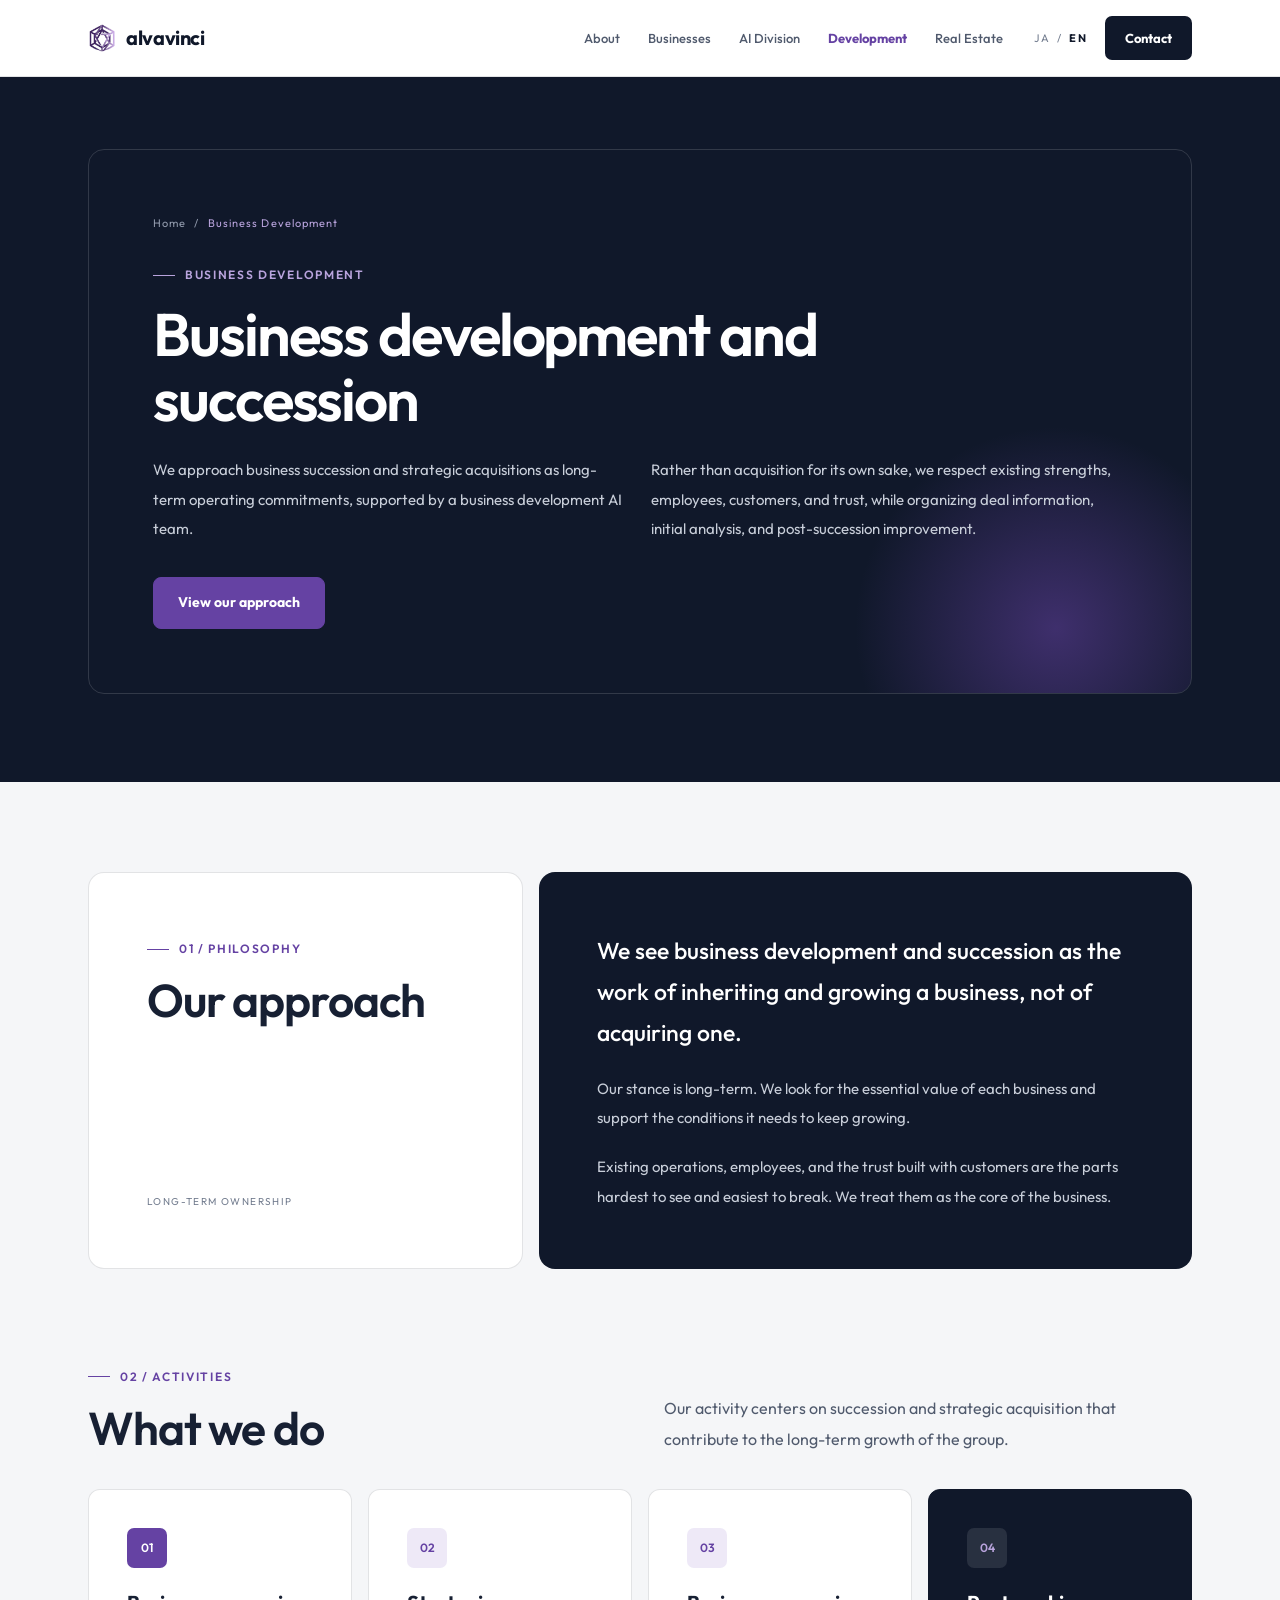
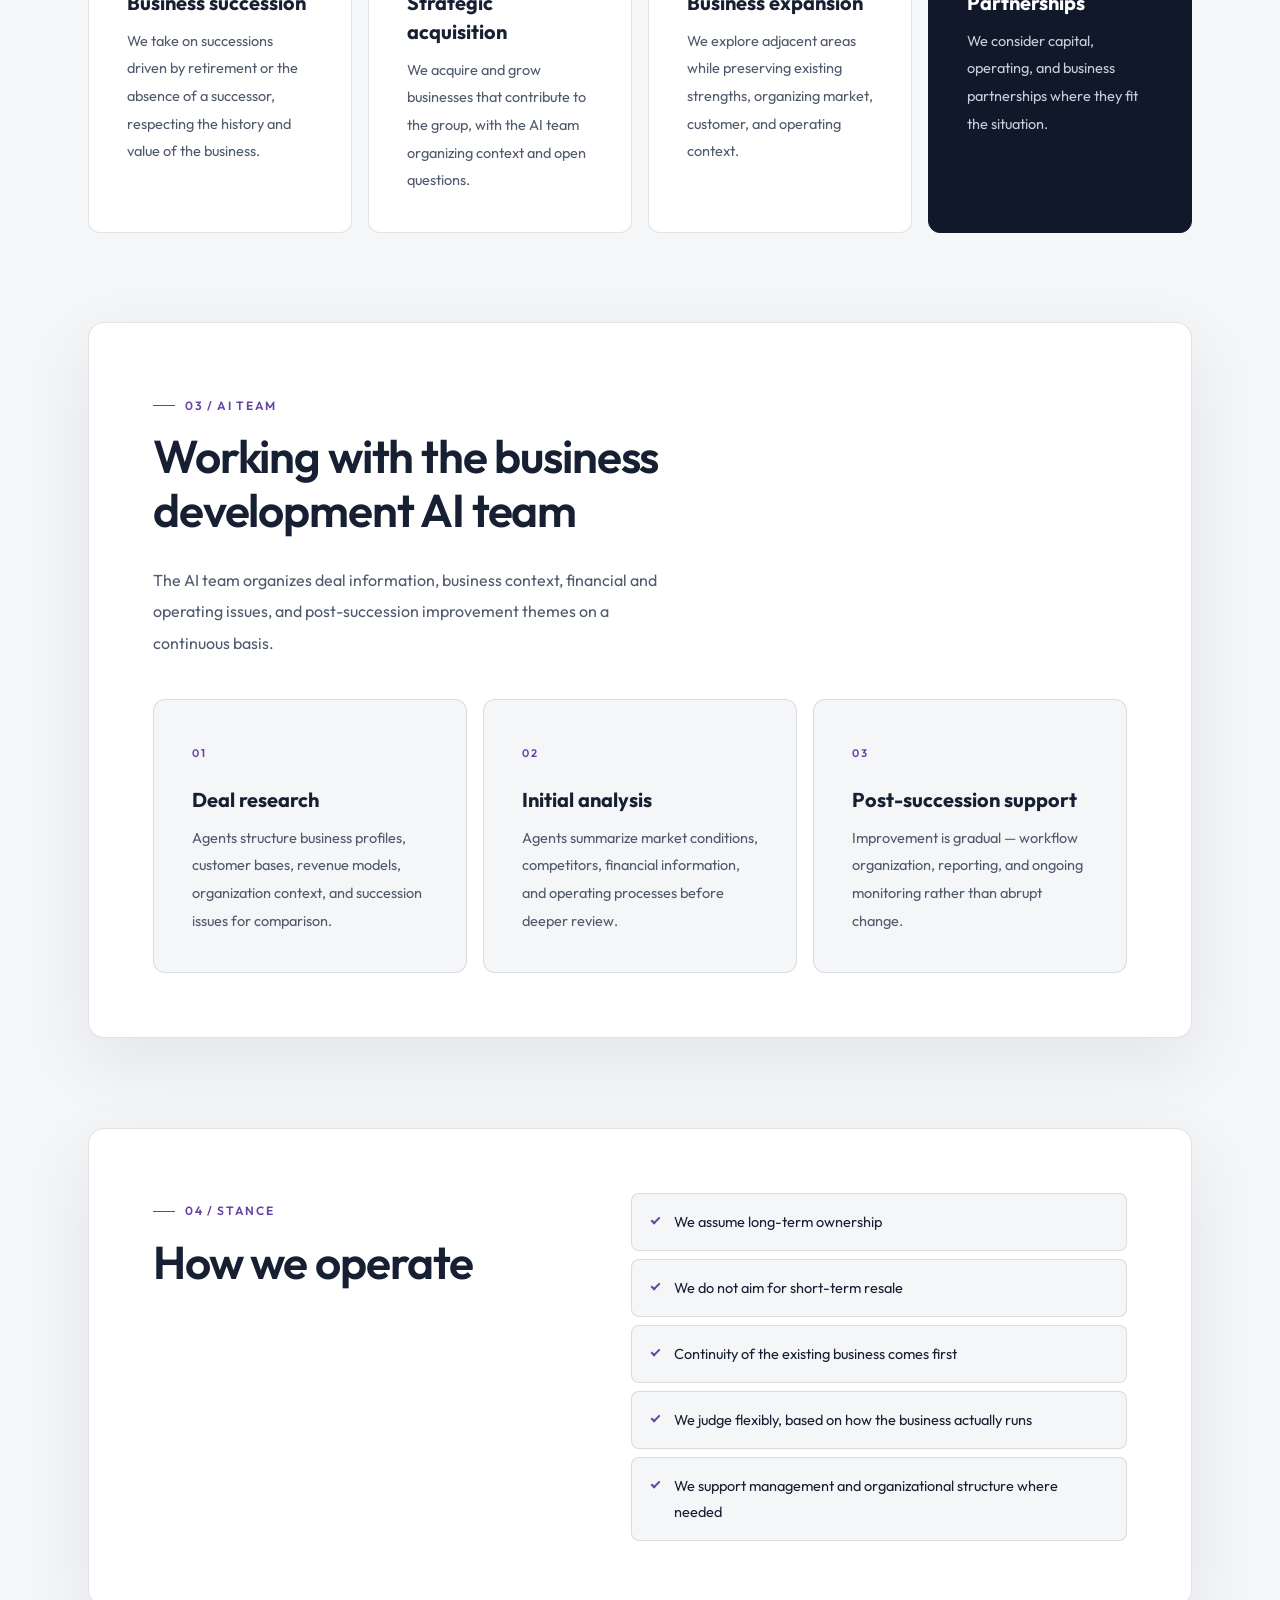
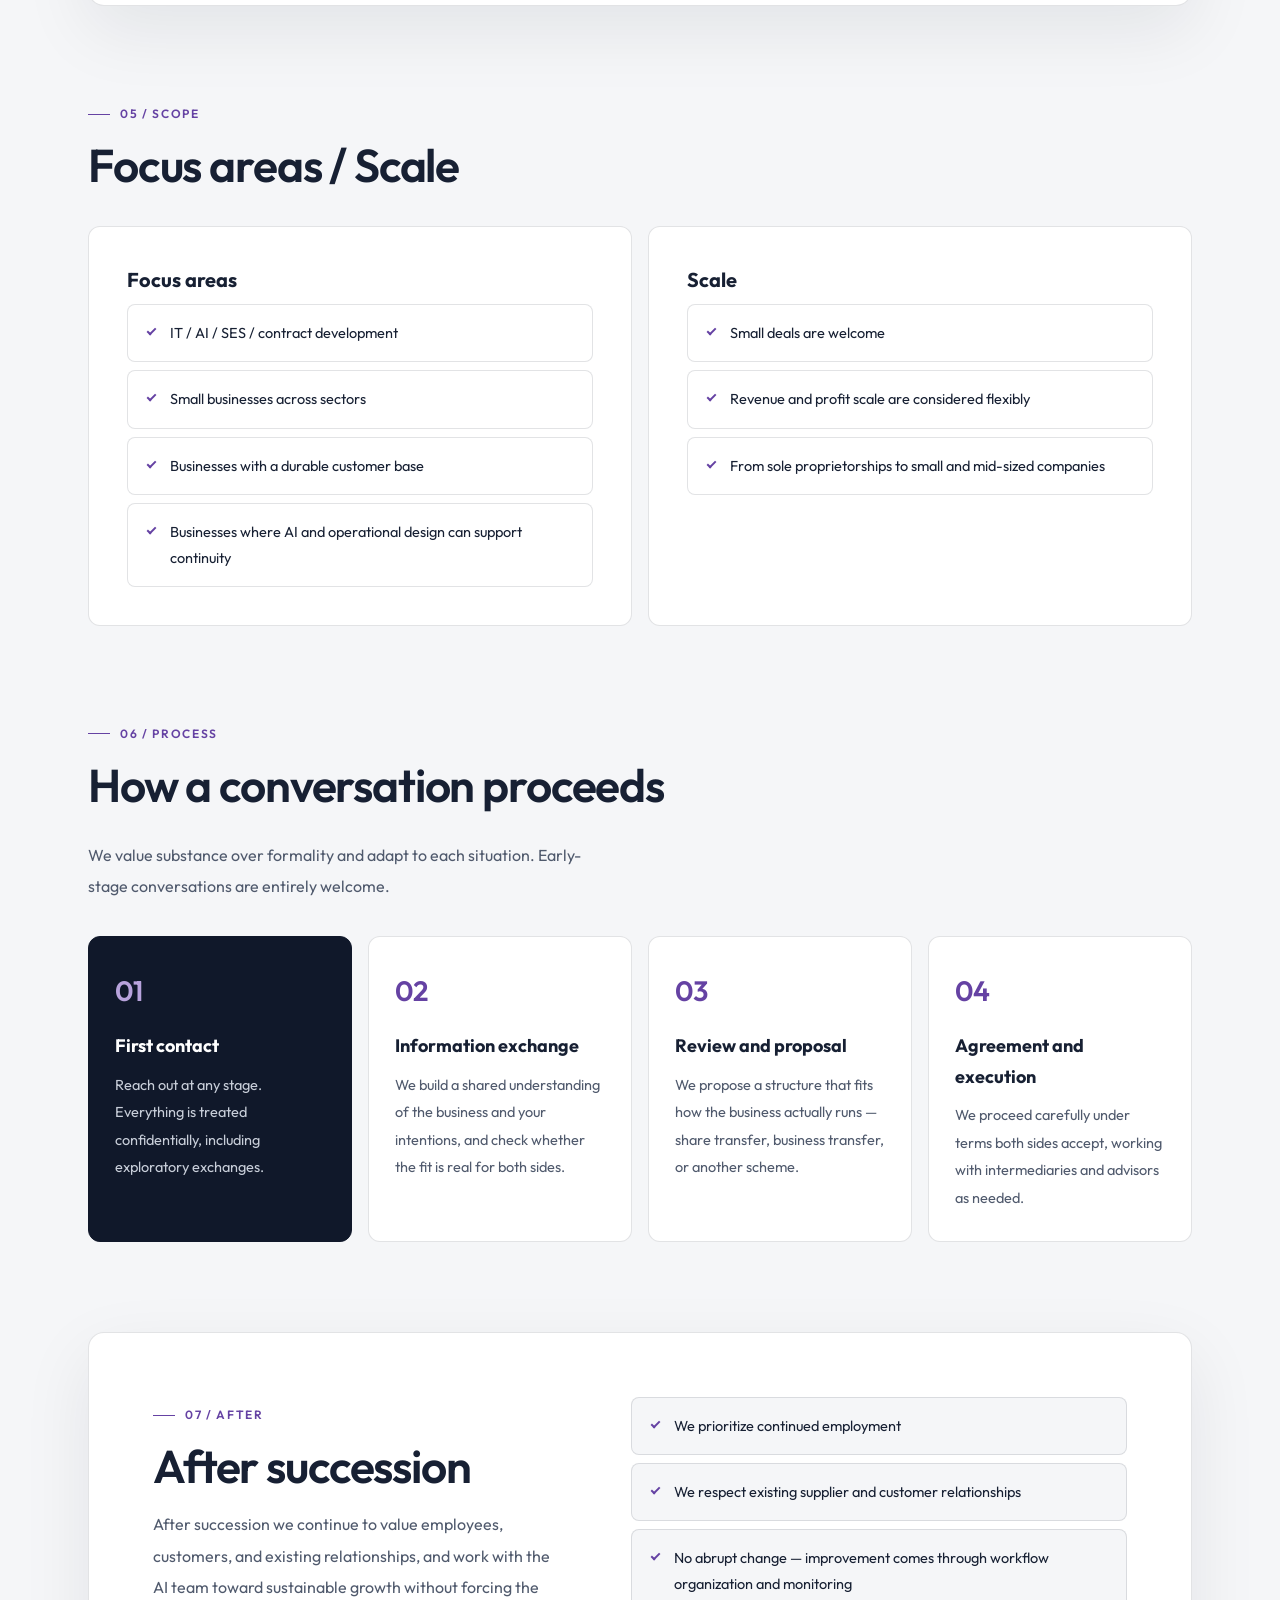
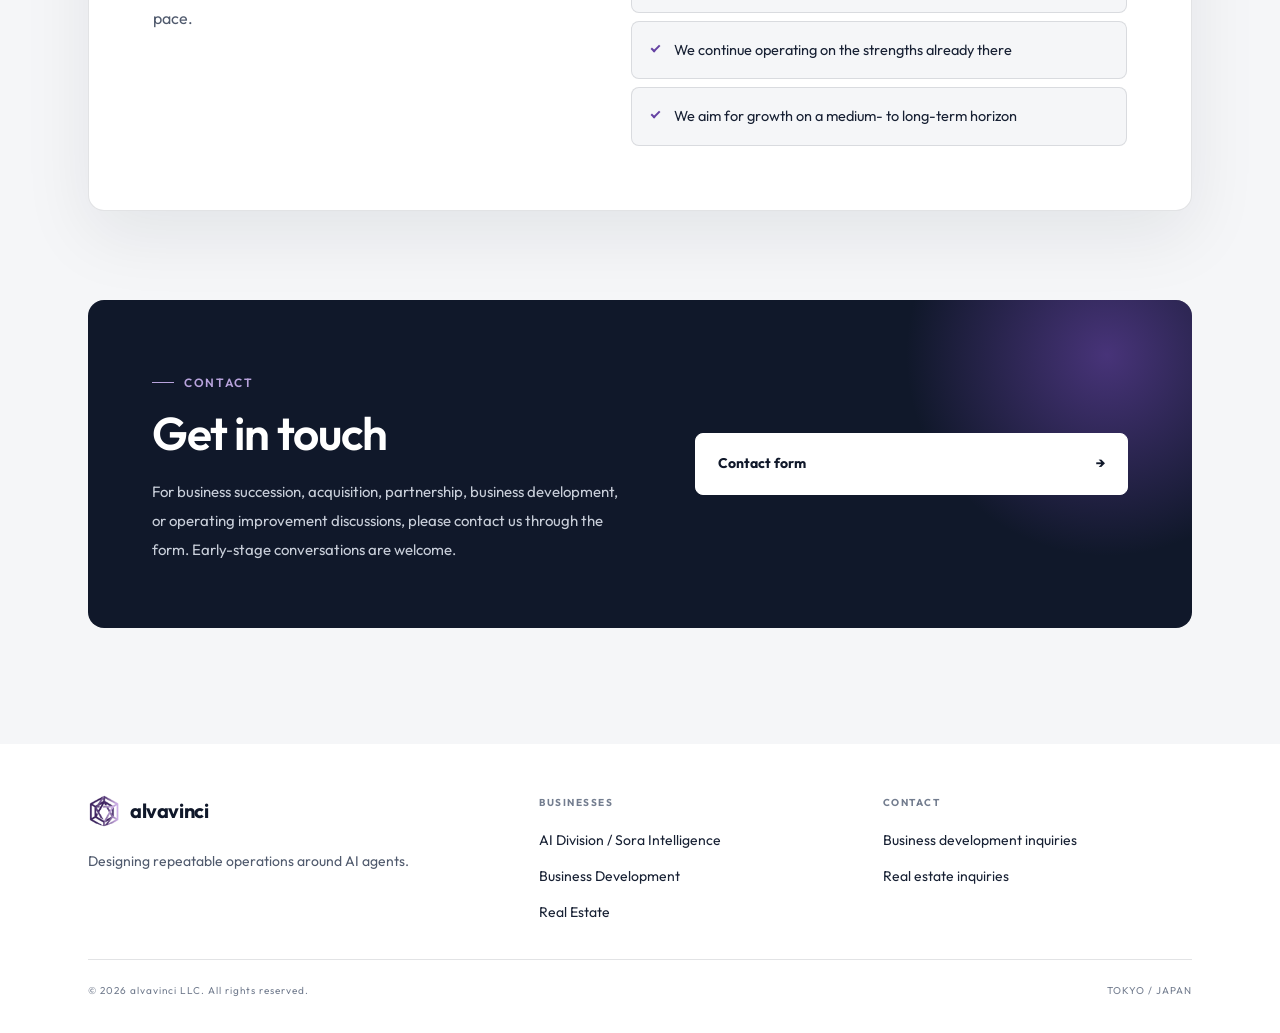
<file: en/corporate-development.html>
<!DOCTYPE html>
<html lang="en">

<head>
    <meta charset="UTF-8">
    <meta name="viewport" content="width=device-width, initial-scale=1.0">

    <title>Business Development / Succession | alvavinci LLC</title>
    <meta name="description" content="alvavinci LLC approaches business succession and strategic acquisition as long-term operating commitments, supported by a business development AI team.">
    <meta name="keywords" content="alvavinci, business development, business succession, M&A, acquisition, SME, AI-assisted diligence">
    <meta name="author" content="alvavinci LLC">
    <meta name="robots" content="index, follow">
    <meta name="theme-color" content="#10182A">
    <meta name="color-scheme" content="light">
    <link rel="canonical" href="https://alvavinci.com/en/corporate-development.html">
    <link rel="alternate" hreflang="ja" href="https://alvavinci.com/corporate-development.html">
    <link rel="alternate" hreflang="en" href="https://alvavinci.com/en/corporate-development.html">
    <link rel="alternate" hreflang="x-default" href="https://alvavinci.com/corporate-development.html">

    <meta property="og:type" content="website">
    <meta property="og:url" content="https://alvavinci.com/en/corporate-development.html">
    <meta property="og:title" content="Business Development / Succession | alvavinci LLC">
    <meta property="og:description" content="alvavinci LLC approaches business succession and strategic acquisition as long-term operating commitments, supported by a business development AI team.">
    <meta property="og:image" content="https://alvavinci.com/og-image.png">
    <meta property="og:image:type" content="image/png">
    <meta property="og:image:width" content="1200">
    <meta property="og:image:height" content="630">
    <meta property="og:image:alt" content="alvavinci LLC — AIエージェントを中心に、業務の再現性を設計する。">
    <meta property="og:site_name" content="alvavinci LLC">
    <meta property="og:locale" content="en_US">
    <meta property="og:locale:alternate" content="ja_JP">
    <meta name="twitter:card" content="summary_large_image">
    <meta name="twitter:title" content="Business Development / Succession | alvavinci LLC">
    <meta name="twitter:description" content="alvavinci LLC approaches business succession and strategic acquisition as long-term operating commitments, supported by a business development AI team.">
    <meta name="twitter:image" content="https://alvavinci.com/og-image.png">
    <meta name="twitter:image:alt" content="alvavinci LLC — AIエージェントを中心に、業務の再現性を設計する。">

    <link rel="icon" type="image/svg+xml" href="../favicon.svg">
    <link rel="apple-touch-icon" href="../apple-touch-icon.png">

    <link rel="preconnect" href="https://fonts.googleapis.com">
    <link rel="preconnect" href="https://fonts.gstatic.com" crossorigin>
    <link rel="stylesheet"
        href="https://fonts.googleapis.com/css2?family=Zen+Kaku+Gothic+New:wght@400;500;700&amp;family=Outfit:wght@400;500;600;700&amp;display=swap">
    <link rel="stylesheet" href="../assets/css/style.css">

    <script async src="https://www.googletagmanager.com/gtag/js?id=G-N91RPM3GYC"></script>
    <script>
        window.dataLayer = window.dataLayer || [];
        function gtag() { dataLayer.push(arguments); }
        gtag('js', new Date());
        gtag('config', 'G-N91RPM3GYC');
    </script>
    <script type="application/ld+json">
{
        "@context": "https://schema.org",
        "@type": "WebPage",
        "name": "Business Development / Succession | alvavinci LLC",
        "url": "https://alvavinci.com/en/corporate-development.html",
        "description": "alvavinci LLC approaches business succession and strategic acquisition as long-term operating commitments, supported by a business development AI team.",
        "inLanguage": "en",
        "isPartOf": {
                "@type": "WebSite",
                "name": "alvavinci LLC",
                "url": "https://alvavinci.com/"
        },
        "breadcrumb": {
                "@type": "BreadcrumbList",
                "itemListElement": [
                        {
                                "@type": "ListItem",
                                "position": 1,
                                "name": "Home",
                                "item": "https://alvavinci.com/en/"
                        },
                        {
                                "@type": "ListItem",
                                "position": 2,
                                "name": "Business Development",
                                "item": "https://alvavinci.com/en/corporate-development.html"
                        }
                ]
        }
}
    </script>
</head>

<body>

    <header class="site-header" id="header">
        <div class="container header-inner">
            <a href="index.html" class="brand"><img src="../assets/images/brand-mark.png" alt="" aria-hidden="true" width="396" height="420">alvavinci</a>
            <nav class="nav" aria-label="Primary navigation">
                <ul class="nav-list">
                        <li><a href="index.html#about" class="nav-link">About</a></li>
                        <li><a href="index.html#business" class="nav-link">Businesses</a></li>
                        <li><a href="sora-intelligence.html" class="nav-link">AI Division</a></li>
                        <li><a href="corporate-development.html" class="nav-link" aria-current="page">Development</a></li>
                        <li><a href="real-estate.html" class="nav-link">Real Estate</a></li>
                </ul>
            </nav>
            <div class="lang"><a href="../corporate-development.html" lang="ja" hreflang="ja">JA</a><span aria-hidden="true">/</span><span class="is-active">EN</span></div>
            <a href="#contact" class="header-cta">Contact</a>
            <button class="hamburger" id="hamburger" aria-label="Open menu" aria-expanded="false" aria-controls="drawer" data-label-open="Open menu" data-label-close="Close menu"><i aria-hidden="true"></i><i aria-hidden="true"></i><i aria-hidden="true"></i></button>
        </div>
        <div class="drawer" id="drawer">
            <a href="index.html#about">About<span>01</span></a>
            <a href="index.html#business">Businesses<span>02</span></a>
            <a href="sora-intelligence.html">AI Division<span>03</span></a>
            <a href="corporate-development.html">Development<span>04</span></a>
            <a href="real-estate.html">Real Estate<span>05</span></a>
        </div>
    </header>

    <main>
        <section class="page-hero">
            <div class="container">
                <div class="panel-lg reveal">
                    <nav class="crumbs" aria-label="Breadcrumb"><a href="index.html">Home</a><span aria-hidden="true">/</span><b>Business Development</b></nav>
                    <span class="eyebrow">Business Development</span>
                    <h1 class="page-hero-title">Business development and succession</h1>
                    <div class="lead-cols">
                        <p>We approach business succession and strategic acquisitions as long-term operating commitments, supported by a business development AI team.</p>
                        <p>Rather than acquisition for its own sake, we respect existing strengths, employees, customers, and trust, while organizing deal information, initial analysis, and post-succession improvement.</p>
                    </div>
                    <div class="btn-row"><a href="#philosophy" class="btn btn--primary">View our approach</a></div>
                </div>
            </div>
        </section>

        <section id="philosophy" class="sec">
            <div class="container">
                <div class="quote-grid">
                    <div class="quote-side reveal"><div><span class="eyebrow">01 / Philosophy</span><h2 class="sec-title">Our approach</h2></div><p class="stamp">LONG-TERM OWNERSHIP</p></div>
                    <blockquote class="quote reveal d1">
                        <p>We see business development and succession as the work of inheriting and growing a business, not of acquiring one.</p>
                        <p>Our stance is long-term. We look for the essential value of each business and support the conditions it needs to keep growing.</p>
                        <p>Existing operations, employees, and the trust built with customers are the parts hardest to see and easiest to break. We treat them as the core of the business.</p>
                    </blockquote>
                </div>
            </div>
        </section>

        <section id="activities" class="sec">
            <div class="container">
                <div class="sec-head reveal">
                    <div><span class="eyebrow">02 / Activities</span><h2 class="sec-title">What we do</h2></div>
                    <p class="sec-lead">Our activity centers on succession and strategic acquisition that contribute to the long-term growth of the group.</p>
                </div>
                <div class="tiles tiles--4">
                    <article class="tile reveal d0"><span class="tile-no tile-no--accent">01</span><h3>Business succession</h3><p>We take on successions driven by retirement or the absence of a successor, respecting the history and value of the business.</p></article>
                    <article class="tile reveal d1"><span class="tile-no">02</span><h3>Strategic acquisition</h3><p>We acquire and grow businesses that contribute to the group, with the AI team organizing context and open questions.</p></article>
                    <article class="tile reveal d2"><span class="tile-no">03</span><h3>Business expansion</h3><p>We explore adjacent areas while preserving existing strengths, organizing market, customer, and operating context.</p></article>
                    <article class="tile tile--dark reveal d3"><span class="tile-no">04</span><h3>Partnerships</h3><p>We consider capital, operating, and business partnerships where they fit the situation.</p></article>
                </div>
            </div>
        </section>

        <section id="ai-team" class="sec">
            <div class="container">
                <div class="panel-lg reveal">
                <div class="sec-head reveal">
                    <div><span class="eyebrow">03 / AI Team</span><h2 class="sec-title">Working with the business development AI team</h2></div>
                    <p class="sec-lead">The AI team organizes deal information, business context, financial and operating issues, and post-succession improvement themes on a continuous basis.</p>
                </div>
                <div class="tiles tiles--3">
                    <article class="tile tile--quiet reveal d0"><span class="tile-label">01</span><h3>Deal research</h3><p>Agents structure business profiles, customer bases, revenue models, organization context, and succession issues for comparison.</p></article>
                    <article class="tile tile--quiet reveal d1"><span class="tile-label">02</span><h3>Initial analysis</h3><p>Agents summarize market conditions, competitors, financial information, and operating processes before deeper review.</p></article>
                    <article class="tile tile--quiet reveal d2"><span class="tile-label">03</span><h3>Post-succession support</h3><p>Improvement is gradual — workflow organization, reporting, and ongoing monitoring rather than abrupt change.</p></article>
                </div>
                </div>
            </div>
        </section>

        <section id="stance" class="sec">
            <div class="container">
                <div class="panel-lg reveal">
                    <div class="split">
                        <div><span class="eyebrow">04 / Stance</span><h2 class="sec-title">How we operate</h2></div>
                <ul class="checks reveal d1">
                    <li>We assume long-term ownership</li>
                    <li>We do not aim for short-term resale</li>
                    <li>Continuity of the existing business comes first</li>
                    <li>We judge flexibly, based on how the business actually runs</li>
                    <li>We support management and organizational structure where needed</li>
                </ul>
                    </div>
                </div>
            </div>
        </section>

        <section id="target" class="sec">
            <div class="container">
                <div class="sec-head reveal">
                    <div><span class="eyebrow">05 / Scope</span><h2 class="sec-title">Focus areas / Scale</h2></div>
                </div>
                <div class="tiles tiles--2">
                    <div class="tile reveal">
                        <h3 class="tile-title-first">Focus areas</h3>
                <ul class="checks reveal d1">
                    <li>IT / AI / SES / contract development</li>
                    <li>Small businesses across sectors</li>
                    <li>Businesses with a durable customer base</li>
                    <li>Businesses where AI and operational design can support continuity</li>
                </ul>
                    </div>
                    <div class="tile reveal d1">
                        <h3 class="tile-title-first">Scale</h3>
                <ul class="checks reveal d1">
                    <li>Small deals are welcome</li>
                    <li>Revenue and profit scale are considered flexibly</li>
                    <li>From sole proprietorships to small and mid-sized companies</li>
                </ul>
                    </div>
                </div>
            </div>
        </section>

        <section id="process" class="sec">
            <div class="container">
                <div class="sec-head reveal">
                    <div><span class="eyebrow">06 / Process</span><h2 class="sec-title">How a conversation proceeds</h2></div>
                    <p class="sec-lead">We value substance over formality and adapt to each situation. Early-stage conversations are entirely welcome.</p>
                </div>
                <div class="steps">
                    <div class="step step--primary reveal d0"><b>01</b><h3>First contact</h3><p>Reach out at any stage. Everything is treated confidentially, including exploratory exchanges.</p></div>
                    <div class="step reveal d1"><b>02</b><h3>Information exchange</h3><p>We build a shared understanding of the business and your intentions, and check whether the fit is real for both sides.</p></div>
                    <div class="step reveal d2"><b>03</b><h3>Review and proposal</h3><p>We propose a structure that fits how the business actually runs — share transfer, business transfer, or another scheme.</p></div>
                    <div class="step reveal d3"><b>04</b><h3>Agreement and execution</h3><p>We proceed carefully under terms both sides accept, working with intermediaries and advisors as needed.</p></div>
                </div>
            </div>
        </section>

        <section id="after" class="sec">
            <div class="container">
                <div class="panel-lg reveal">
                    <div class="split">
                        <div><span class="eyebrow">07 / After</span><h2 class="sec-title">After succession</h2><p class="sec-lead section-lead">After succession we continue to value employees, customers, and existing relationships, and work with the AI team toward sustainable growth without forcing the pace.</p></div>
                <ul class="checks reveal d1">
                    <li>We prioritize continued employment</li>
                    <li>We respect existing supplier and customer relationships</li>
                    <li>No abrupt change — improvement comes through workflow organization and monitoring</li>
                    <li>We continue operating on the strengths already there</li>
                    <li>We aim for growth on a medium- to long-term horizon</li>
                </ul>
                    </div>
                </div>
            </div>
        </section>

        <section class="sec sec--last" id="contact">
            <div class="container">
                <div class="cta reveal">
                    <div><span class="eyebrow">Contact</span><h2 class="sec-title">Get in touch</h2><p>For business succession, acquisition, partnership, business development, or operating improvement discussions, please contact us through the form. Early-stage conversations are welcome.</p></div>
                    <div class="cta-links">
                        <a href="https://forms.gle/z87DVg5M5MEULPZW8" class="cta-link cta-link--accent" target="_blank" rel="noopener noreferrer">Contact form<span aria-hidden="true">&rarr;</span></a>
                    </div>
                </div>
            </div>
        </section>
    </main>

    <footer class="site-footer">
        <div class="container">
            <div class="footer-grid">
                <div class="footer-brand">
                    <a href="index.html" class="brand"><img src="../assets/images/brand-mark.png" alt="" aria-hidden="true" width="396" height="420">alvavinci</a>
                    <p class="footer-tagline">Designing repeatable operations around AI agents.</p>
                </div>
                <div class="footer-col">
                    <h4>Businesses</h4>
                    <ul>
                        <li><a href="sora-intelligence.html">AI Division / Sora Intelligence</a></li>
                        <li><a href="corporate-development.html">Business Development</a></li>
                        <li><a href="real-estate.html">Real Estate</a></li>
                    </ul>
                </div>
                <div class="footer-col">
                    <h4>Contact</h4>
                    <ul>
                        <li><a href="https://forms.gle/z87DVg5M5MEULPZW8" target="_blank" rel="noopener noreferrer">Business development inquiries</a></li>
                        <li><a href="https://forms.gle/VsCsg5ijZCvYFRT37" target="_blank" rel="noopener noreferrer">Real estate inquiries</a></li>
                    </ul>
                </div>
            </div>
            <div class="footer-base"><span>&copy; 2026 alvavinci LLC. All rights reserved.</span><span>TOKYO / JAPAN</span></div>
        </div>
    </footer>

    <script src="../assets/js/script.js"></script>
</body>

</html>
</file>
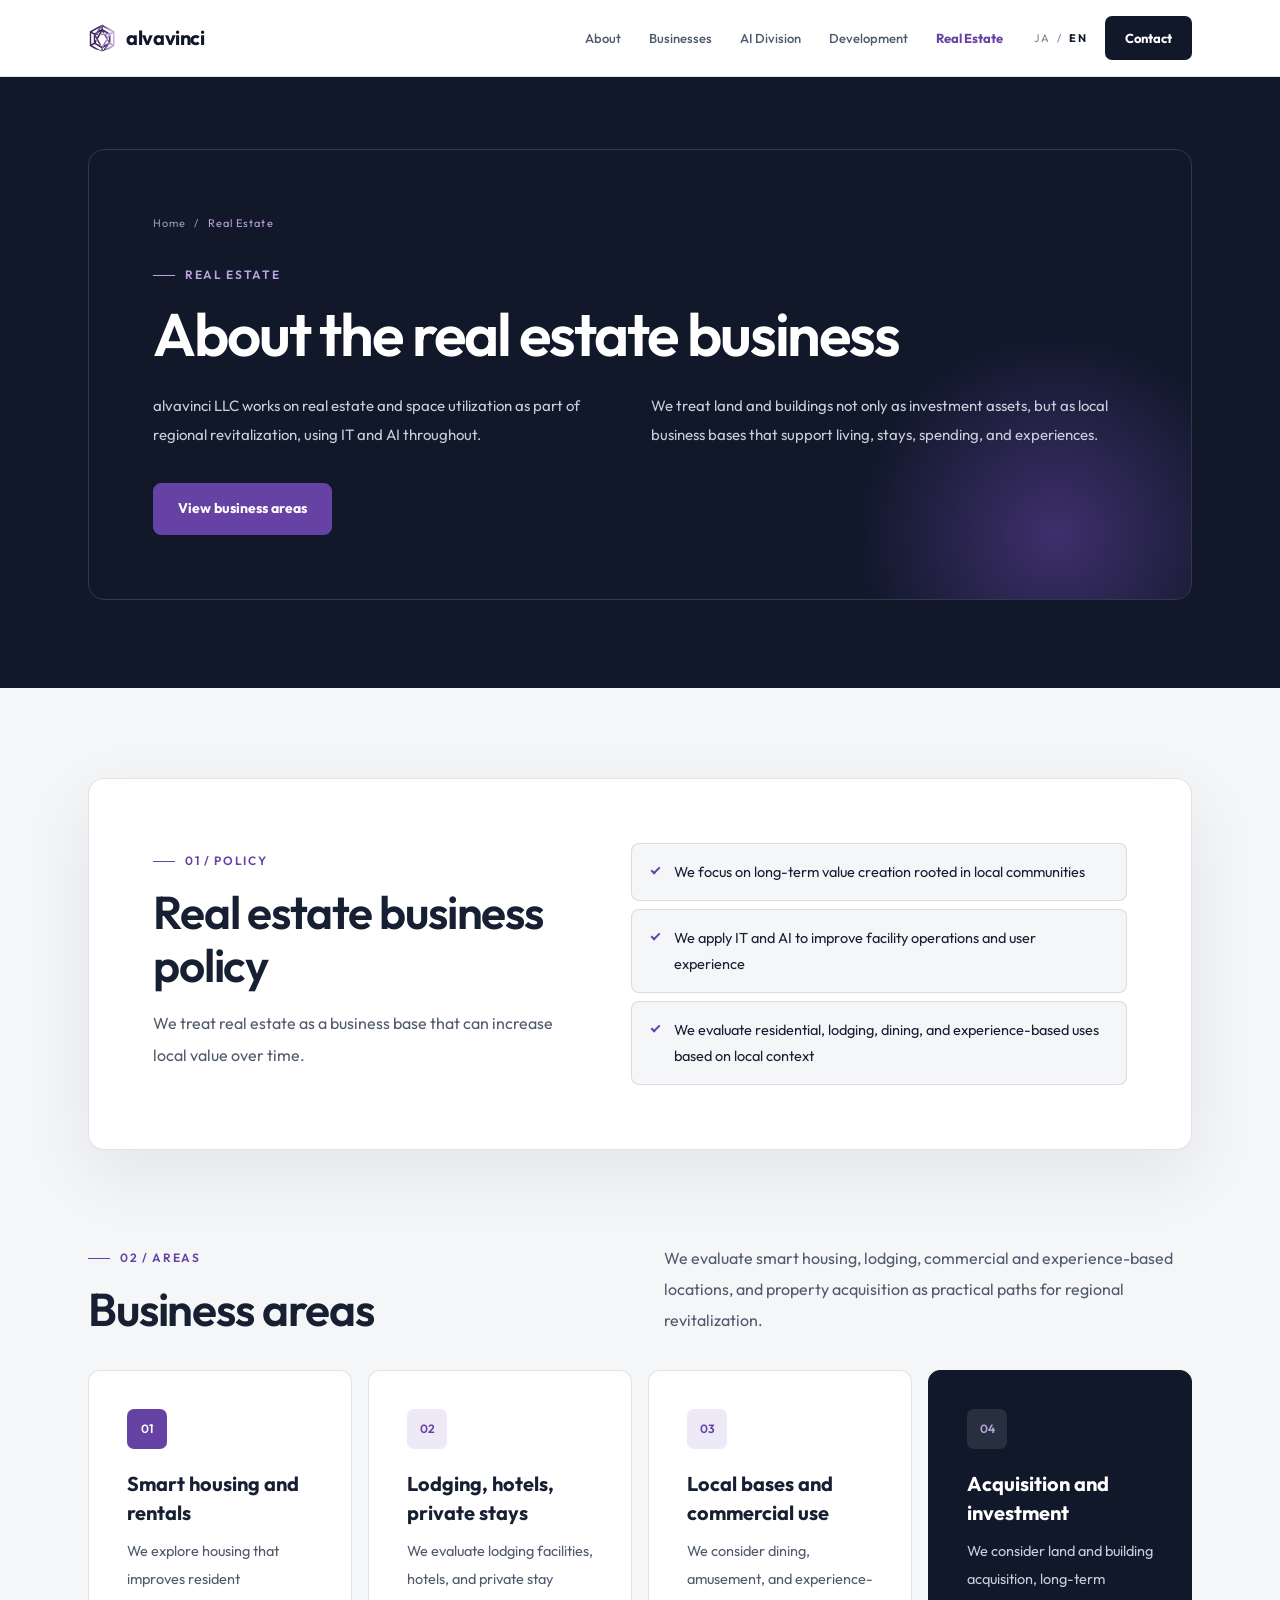
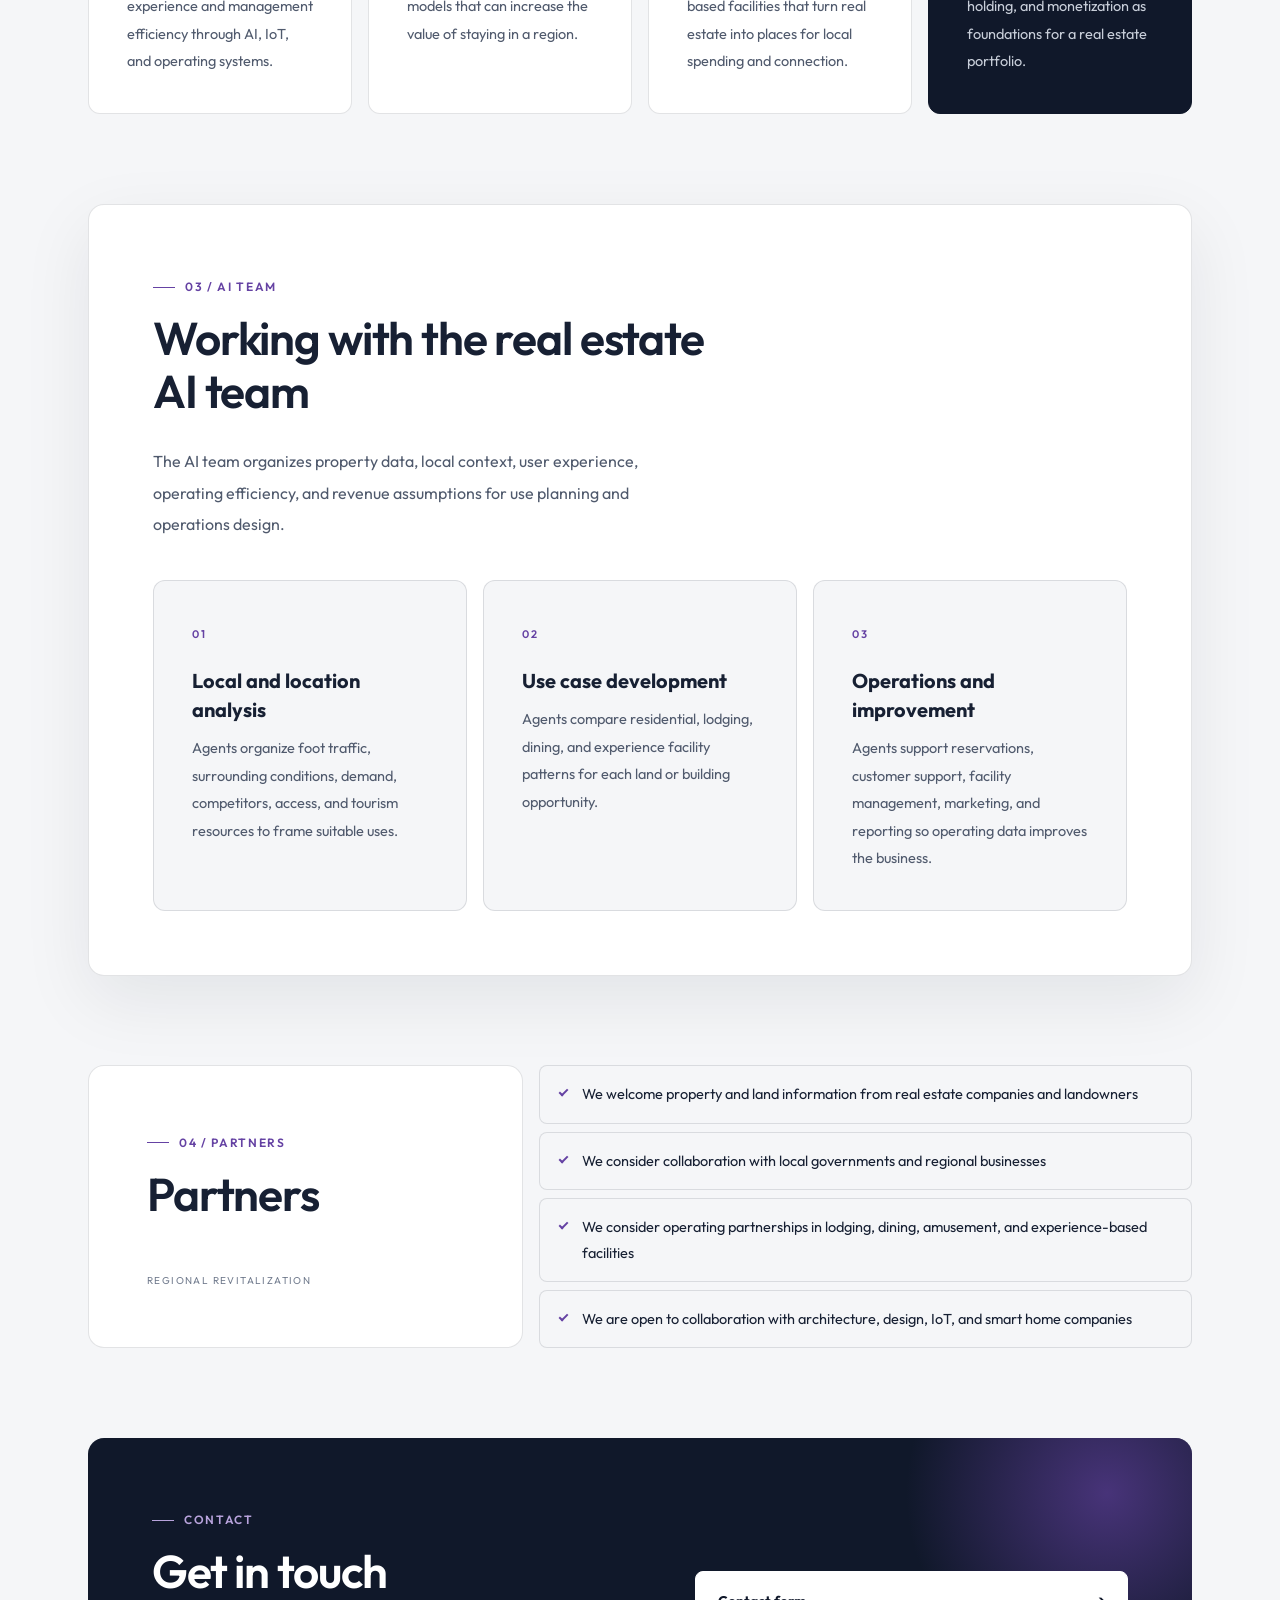
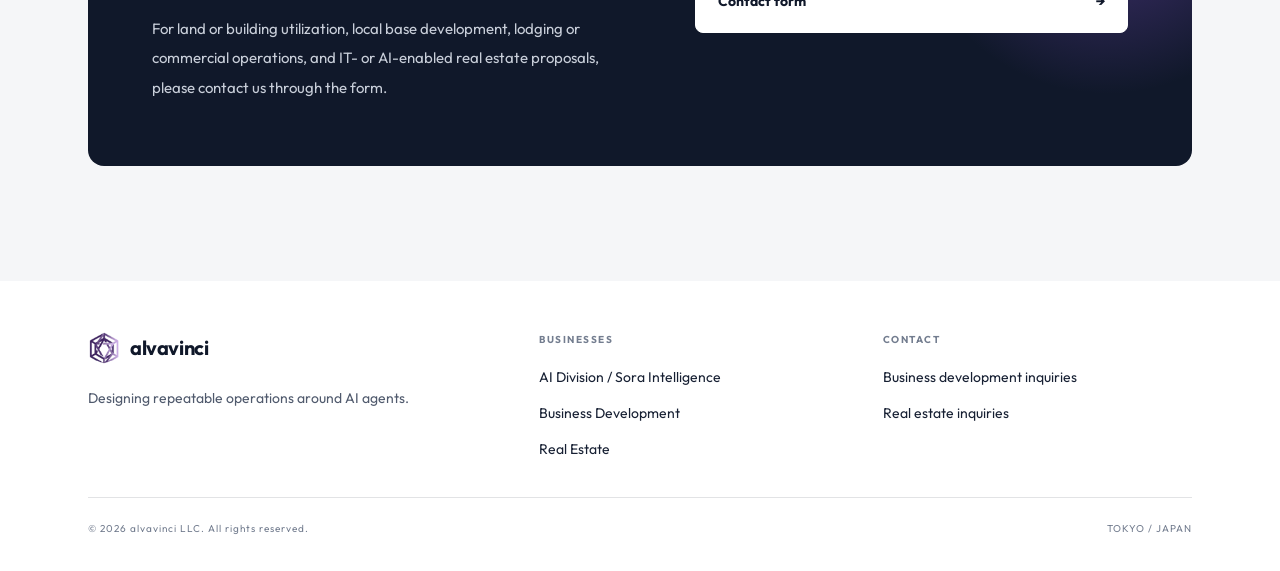
<file: en/real-estate.html>
<!DOCTYPE html>
<html lang="en">

<head>
    <meta charset="UTF-8">
    <meta name="viewport" content="width=device-width, initial-scale=1.0">

    <title>Real Estate | alvavinci LLC</title>
    <meta name="description" content="alvavinci LLC works on real estate and space utilization as part of regional revitalization, using IT and AI across smart housing, lodging, local bases, and acquisition.">
    <meta name="keywords" content="alvavinci, real estate, regional revitalization, smart housing, lodging, hotel, space utilization, property acquisition">
    <meta name="author" content="alvavinci LLC">
    <meta name="robots" content="index, follow">
    <meta name="theme-color" content="#10182A">
    <meta name="color-scheme" content="light">
    <link rel="canonical" href="https://alvavinci.com/en/real-estate.html">
    <link rel="alternate" hreflang="ja" href="https://alvavinci.com/real-estate.html">
    <link rel="alternate" hreflang="en" href="https://alvavinci.com/en/real-estate.html">
    <link rel="alternate" hreflang="x-default" href="https://alvavinci.com/real-estate.html">

    <meta property="og:type" content="website">
    <meta property="og:url" content="https://alvavinci.com/en/real-estate.html">
    <meta property="og:title" content="Real Estate | alvavinci LLC">
    <meta property="og:description" content="alvavinci LLC works on real estate and space utilization as part of regional revitalization, using IT and AI across smart housing, lodging, local bases, and acquisition.">
    <meta property="og:image" content="https://alvavinci.com/og-image.png">
    <meta property="og:image:type" content="image/png">
    <meta property="og:image:width" content="1200">
    <meta property="og:image:height" content="630">
    <meta property="og:image:alt" content="alvavinci LLC — AIエージェントを中心に、業務の再現性を設計する。">
    <meta property="og:site_name" content="alvavinci LLC">
    <meta property="og:locale" content="en_US">
    <meta property="og:locale:alternate" content="ja_JP">
    <meta name="twitter:card" content="summary_large_image">
    <meta name="twitter:title" content="Real Estate | alvavinci LLC">
    <meta name="twitter:description" content="alvavinci LLC works on real estate and space utilization as part of regional revitalization, using IT and AI across smart housing, lodging, local bases, and acquisition.">
    <meta name="twitter:image" content="https://alvavinci.com/og-image.png">
    <meta name="twitter:image:alt" content="alvavinci LLC — AIエージェントを中心に、業務の再現性を設計する。">

    <link rel="icon" type="image/svg+xml" href="../favicon.svg">
    <link rel="apple-touch-icon" href="../apple-touch-icon.png">

    <link rel="preconnect" href="https://fonts.googleapis.com">
    <link rel="preconnect" href="https://fonts.gstatic.com" crossorigin>
    <link rel="stylesheet"
        href="https://fonts.googleapis.com/css2?family=Zen+Kaku+Gothic+New:wght@400;500;700&amp;family=Outfit:wght@400;500;600;700&amp;display=swap">
    <link rel="stylesheet" href="../assets/css/style.css">

    <script async src="https://www.googletagmanager.com/gtag/js?id=G-N91RPM3GYC"></script>
    <script>
        window.dataLayer = window.dataLayer || [];
        function gtag() { dataLayer.push(arguments); }
        gtag('js', new Date());
        gtag('config', 'G-N91RPM3GYC');
    </script>
    <script type="application/ld+json">
{
        "@context": "https://schema.org",
        "@type": "WebPage",
        "name": "Real Estate | alvavinci LLC",
        "url": "https://alvavinci.com/en/real-estate.html",
        "description": "alvavinci LLC works on real estate and space utilization as part of regional revitalization, using IT and AI across smart housing, lodging, local bases, and acquisition.",
        "inLanguage": "en",
        "isPartOf": {
                "@type": "WebSite",
                "name": "alvavinci LLC",
                "url": "https://alvavinci.com/"
        },
        "breadcrumb": {
                "@type": "BreadcrumbList",
                "itemListElement": [
                        {
                                "@type": "ListItem",
                                "position": 1,
                                "name": "Home",
                                "item": "https://alvavinci.com/en/"
                        },
                        {
                                "@type": "ListItem",
                                "position": 2,
                                "name": "Real Estate",
                                "item": "https://alvavinci.com/en/real-estate.html"
                        }
                ]
        }
}
    </script>
</head>

<body>

    <header class="site-header" id="header">
        <div class="container header-inner">
            <a href="index.html" class="brand"><img src="../assets/images/brand-mark.png" alt="" aria-hidden="true" width="396" height="420">alvavinci</a>
            <nav class="nav" aria-label="Primary navigation">
                <ul class="nav-list">
                        <li><a href="index.html#about" class="nav-link">About</a></li>
                        <li><a href="index.html#business" class="nav-link">Businesses</a></li>
                        <li><a href="sora-intelligence.html" class="nav-link">AI Division</a></li>
                        <li><a href="corporate-development.html" class="nav-link">Development</a></li>
                        <li><a href="real-estate.html" class="nav-link" aria-current="page">Real Estate</a></li>
                </ul>
            </nav>
            <div class="lang"><a href="../real-estate.html" lang="ja" hreflang="ja">JA</a><span aria-hidden="true">/</span><span class="is-active">EN</span></div>
            <a href="#contact" class="header-cta">Contact</a>
            <button class="hamburger" id="hamburger" aria-label="Open menu" aria-expanded="false" aria-controls="drawer" data-label-open="Open menu" data-label-close="Close menu"><i aria-hidden="true"></i><i aria-hidden="true"></i><i aria-hidden="true"></i></button>
        </div>
        <div class="drawer" id="drawer">
            <a href="index.html#about">About<span>01</span></a>
            <a href="index.html#business">Businesses<span>02</span></a>
            <a href="sora-intelligence.html">AI Division<span>03</span></a>
            <a href="corporate-development.html">Development<span>04</span></a>
            <a href="real-estate.html">Real Estate<span>05</span></a>
        </div>
    </header>

    <main>
        <section class="page-hero">
            <div class="container">
                <div class="panel-lg reveal">
                    <nav class="crumbs" aria-label="Breadcrumb"><a href="index.html">Home</a><span aria-hidden="true">/</span><b>Real Estate</b></nav>
                    <span class="eyebrow">Real Estate</span>
                    <h1 class="page-hero-title">About the real estate business</h1>
                    <div class="lead-cols">
                        <p>alvavinci LLC works on real estate and space utilization as part of regional revitalization, using IT and AI throughout.</p>
                        <p>We treat land and buildings not only as investment assets, but as local business bases that support living, stays, spending, and experiences.</p>
                    </div>
                    <div class="btn-row"><a href="#areas" class="btn btn--primary">View business areas</a></div>
                </div>
            </div>
        </section>

        <section id="stance" class="sec">
            <div class="container">
                <div class="panel-lg reveal">
                    <div class="split">
                        <div><span class="eyebrow">01 / Policy</span><h2 class="sec-title">Real estate business policy</h2><p class="sec-lead section-lead">We treat real estate as a business base that can increase local value over time.</p></div>
                <ul class="checks reveal d1">
                    <li>We focus on long-term value creation rooted in local communities</li>
                    <li>We apply IT and AI to improve facility operations and user experience</li>
                    <li>We evaluate residential, lodging, dining, and experience-based uses based on local context</li>
                </ul>
                    </div>
                </div>
            </div>
        </section>

        <section id="areas" class="sec">
            <div class="container">
                <div class="sec-head reveal">
                    <div><span class="eyebrow">02 / Areas</span><h2 class="sec-title">Business areas</h2></div>
                    <p class="sec-lead">We evaluate smart housing, lodging, commercial and experience-based locations, and property acquisition as practical paths for regional revitalization.</p>
                </div>
                <div class="tiles tiles--4">
                    <article class="tile reveal d0"><span class="tile-no tile-no--accent">01</span><h3>Smart housing and rentals</h3><p>We explore housing that improves resident experience and management efficiency through AI, IoT, and operating systems.</p></article>
                    <article class="tile reveal d1"><span class="tile-no">02</span><h3>Lodging, hotels, private stays</h3><p>We evaluate lodging facilities, hotels, and private stay models that can increase the value of staying in a region.</p></article>
                    <article class="tile reveal d2"><span class="tile-no">03</span><h3>Local bases and commercial use</h3><p>We consider dining, amusement, and experience-based facilities that turn real estate into places for local spending and connection.</p></article>
                    <article class="tile tile--dark reveal d3"><span class="tile-no">04</span><h3>Acquisition and investment</h3><p>We consider land and building acquisition, long-term holding, and monetization as foundations for a real estate portfolio.</p></article>
                </div>
            </div>
        </section>

        <section id="ai-team" class="sec">
            <div class="container">
                <div class="panel-lg reveal">
                <div class="sec-head reveal">
                    <div><span class="eyebrow">03 / AI Team</span><h2 class="sec-title">Working with the real estate AI team</h2></div>
                    <p class="sec-lead">The AI team organizes property data, local context, user experience, operating efficiency, and revenue assumptions for use planning and operations design.</p>
                </div>
                <div class="tiles tiles--3">
                    <article class="tile tile--quiet reveal d0"><span class="tile-label">01</span><h3>Local and location analysis</h3><p>Agents organize foot traffic, surrounding conditions, demand, competitors, access, and tourism resources to frame suitable uses.</p></article>
                    <article class="tile tile--quiet reveal d1"><span class="tile-label">02</span><h3>Use case development</h3><p>Agents compare residential, lodging, dining, and experience facility patterns for each land or building opportunity.</p></article>
                    <article class="tile tile--quiet reveal d2"><span class="tile-label">03</span><h3>Operations and improvement</h3><p>Agents support reservations, customer support, facility management, marketing, and reporting so operating data improves the business.</p></article>
                </div>
                </div>
            </div>
        </section>

        <section id="partner" class="sec">
            <div class="container">
                <div class="quote-grid">
                    <div class="quote-side reveal"><div><span class="eyebrow">04 / Partners</span><h2 class="sec-title">Partners</h2></div><p class="stamp">REGIONAL REVITALIZATION</p></div>
                <ul class="checks checks--on-bg reveal d1">
                    <li>We welcome property and land information from real estate companies and landowners</li>
                    <li>We consider collaboration with local governments and regional businesses</li>
                    <li>We consider operating partnerships in lodging, dining, amusement, and experience-based facilities</li>
                    <li>We are open to collaboration with architecture, design, IoT, and smart home companies</li>
                </ul>
                </div>
            </div>
        </section>

        <section class="sec sec--last" id="contact">
            <div class="container">
                <div class="cta reveal">
                    <div><span class="eyebrow">Contact</span><h2 class="sec-title">Get in touch</h2><p>For land or building utilization, local base development, lodging or commercial operations, and IT- or AI-enabled real estate proposals, please contact us through the form.</p></div>
                    <div class="cta-links">
                        <a href="https://forms.gle/VsCsg5ijZCvYFRT37" class="cta-link cta-link--accent" target="_blank" rel="noopener noreferrer">Contact form<span aria-hidden="true">&rarr;</span></a>
                    </div>
                </div>
            </div>
        </section>
    </main>

    <footer class="site-footer">
        <div class="container">
            <div class="footer-grid">
                <div class="footer-brand">
                    <a href="index.html" class="brand"><img src="../assets/images/brand-mark.png" alt="" aria-hidden="true" width="396" height="420">alvavinci</a>
                    <p class="footer-tagline">Designing repeatable operations around AI agents.</p>
                </div>
                <div class="footer-col">
                    <h4>Businesses</h4>
                    <ul>
                        <li><a href="sora-intelligence.html">AI Division / Sora Intelligence</a></li>
                        <li><a href="corporate-development.html">Business Development</a></li>
                        <li><a href="real-estate.html">Real Estate</a></li>
                    </ul>
                </div>
                <div class="footer-col">
                    <h4>Contact</h4>
                    <ul>
                        <li><a href="https://forms.gle/z87DVg5M5MEULPZW8" target="_blank" rel="noopener noreferrer">Business development inquiries</a></li>
                        <li><a href="https://forms.gle/VsCsg5ijZCvYFRT37" target="_blank" rel="noopener noreferrer">Real estate inquiries</a></li>
                    </ul>
                </div>
            </div>
            <div class="footer-base"><span>&copy; 2026 alvavinci LLC. All rights reserved.</span><span>TOKYO / JAPAN</span></div>
        </div>
    </footer>

    <script src="../assets/js/script.js"></script>
</body>

</html>
</file>
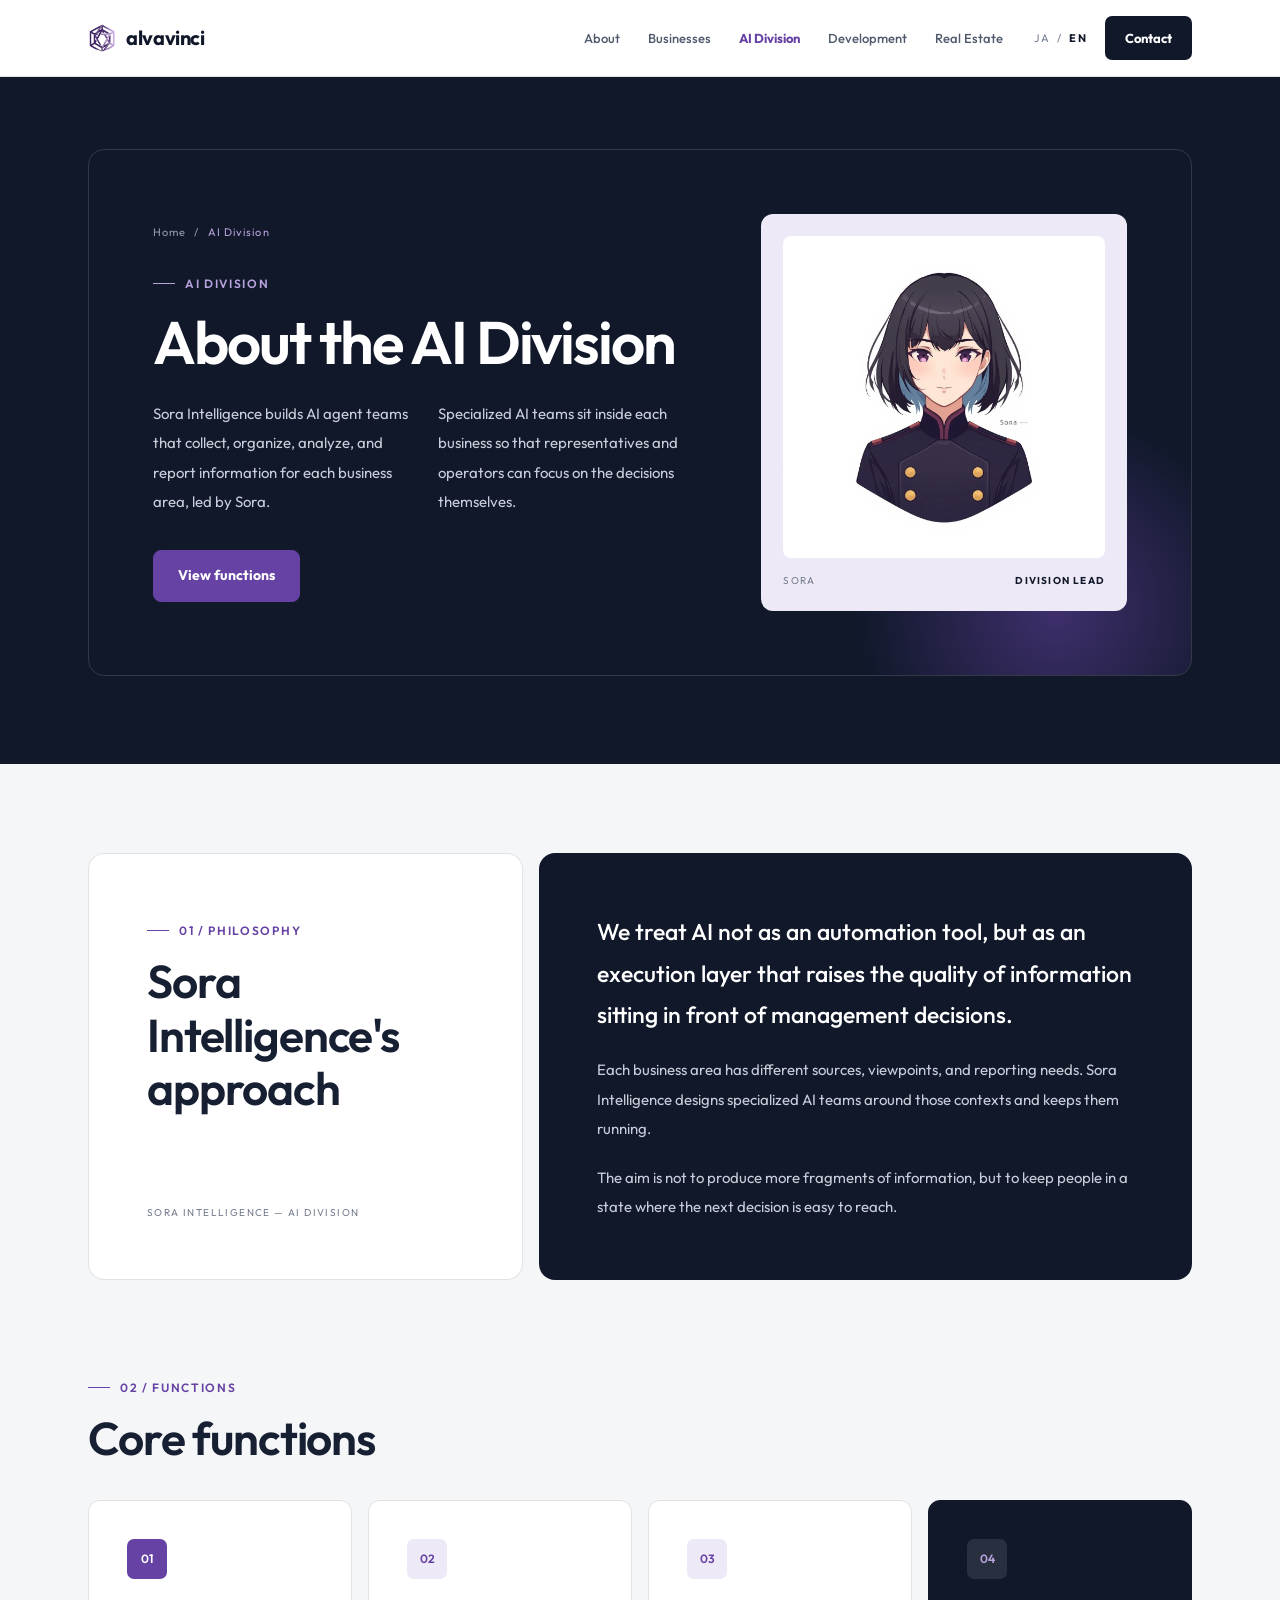
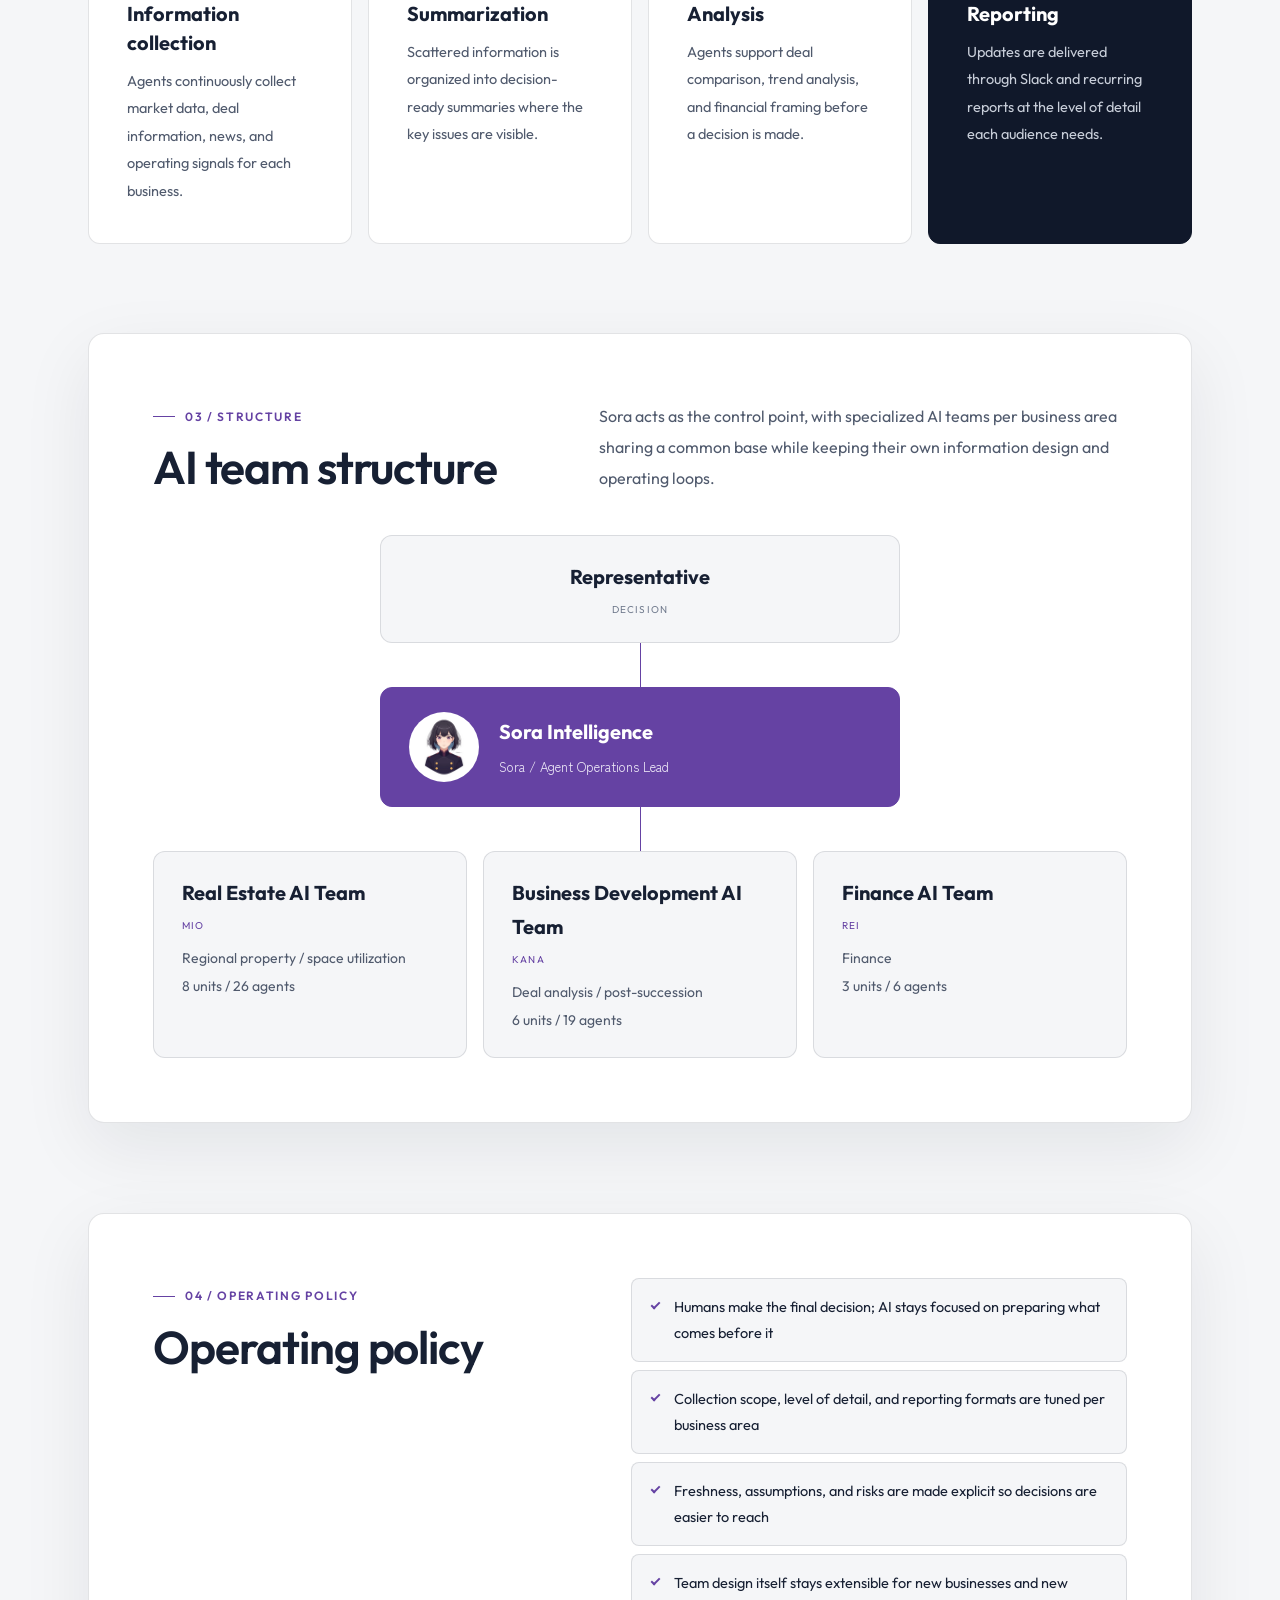
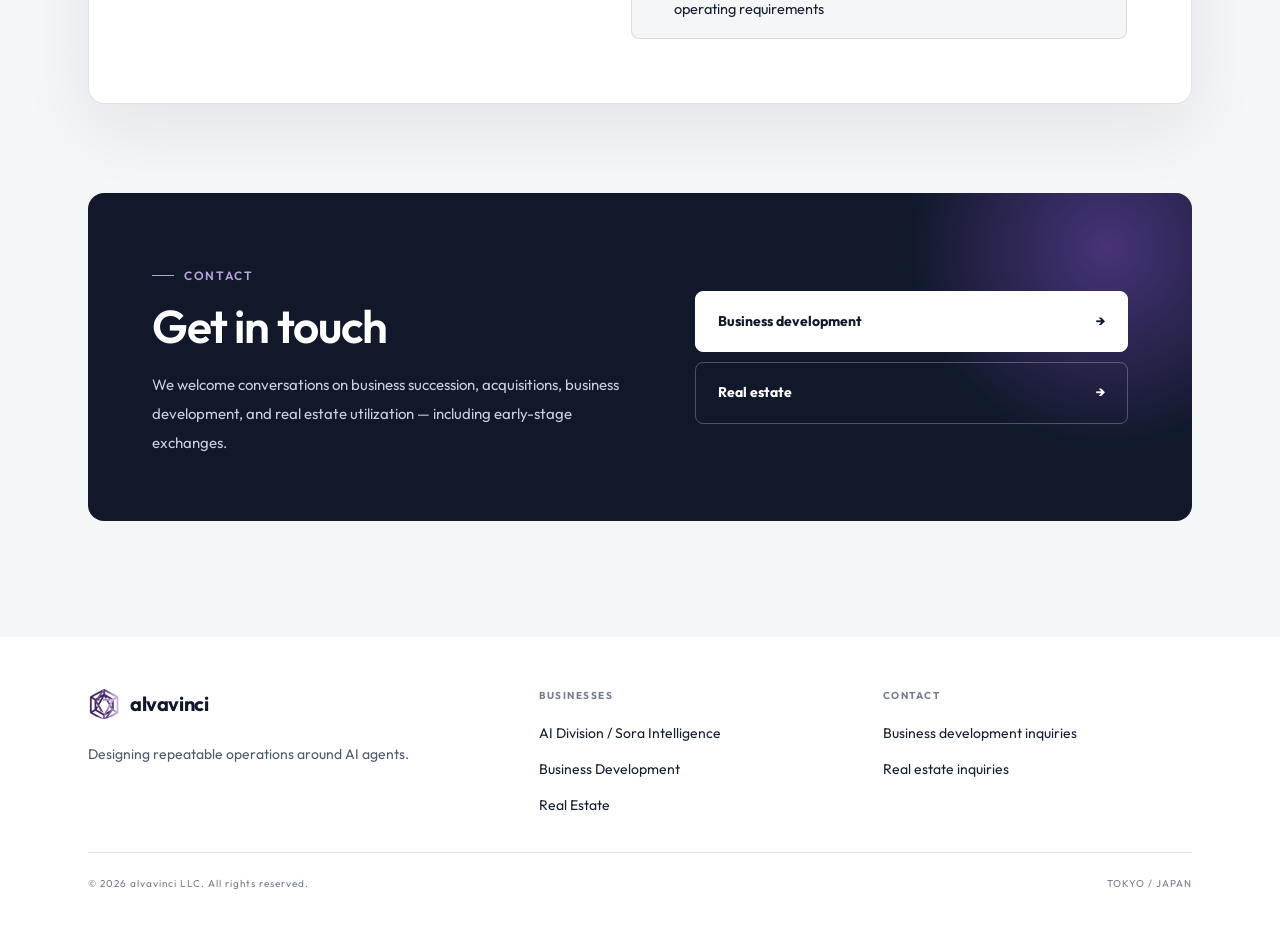
<file: en/sora-intelligence.html>
<!DOCTYPE html>
<html lang="en">

<head>
    <meta charset="UTF-8">
    <meta name="viewport" content="width=device-width, initial-scale=1.0">

    <title>AI Division | alvavinci LLC</title>
    <meta name="description" content="Sora Intelligence is the AI division of alvavinci LLC. Led by Sora, its AI agent teams collect, organize, analyze, and report information ahead of decisions.">
    <meta name="keywords" content="alvavinci, Sora Intelligence, AI division, AI operations, AI agents, research, analysis, reporting">
    <meta name="author" content="alvavinci LLC">
    <meta name="robots" content="index, follow">
    <meta name="theme-color" content="#10182A">
    <meta name="color-scheme" content="light">
    <link rel="canonical" href="https://alvavinci.com/en/sora-intelligence.html">
    <link rel="alternate" hreflang="ja" href="https://alvavinci.com/sora-intelligence.html">
    <link rel="alternate" hreflang="en" href="https://alvavinci.com/en/sora-intelligence.html">
    <link rel="alternate" hreflang="x-default" href="https://alvavinci.com/sora-intelligence.html">

    <meta property="og:type" content="website">
    <meta property="og:url" content="https://alvavinci.com/en/sora-intelligence.html">
    <meta property="og:title" content="AI Division | alvavinci LLC">
    <meta property="og:description" content="Sora Intelligence is the AI division of alvavinci LLC. Led by Sora, its AI agent teams collect, organize, analyze, and report information ahead of decisions.">
    <meta property="og:image" content="https://alvavinci.com/og-image.png">
    <meta property="og:image:type" content="image/png">
    <meta property="og:image:width" content="1200">
    <meta property="og:image:height" content="630">
    <meta property="og:image:alt" content="alvavinci LLC — AIエージェントを中心に、業務の再現性を設計する。">
    <meta property="og:site_name" content="alvavinci LLC">
    <meta property="og:locale" content="en_US">
    <meta property="og:locale:alternate" content="ja_JP">
    <meta name="twitter:card" content="summary_large_image">
    <meta name="twitter:title" content="AI Division | alvavinci LLC">
    <meta name="twitter:description" content="Sora Intelligence is the AI division of alvavinci LLC. Led by Sora, its AI agent teams collect, organize, analyze, and report information ahead of decisions.">
    <meta name="twitter:image" content="https://alvavinci.com/og-image.png">
    <meta name="twitter:image:alt" content="alvavinci LLC — AIエージェントを中心に、業務の再現性を設計する。">

    <link rel="icon" type="image/svg+xml" href="../favicon.svg">
    <link rel="apple-touch-icon" href="../apple-touch-icon.png">

    <link rel="preconnect" href="https://fonts.googleapis.com">
    <link rel="preconnect" href="https://fonts.gstatic.com" crossorigin>
    <link rel="stylesheet"
        href="https://fonts.googleapis.com/css2?family=Zen+Kaku+Gothic+New:wght@400;500;700&amp;family=Outfit:wght@400;500;600;700&amp;display=swap">
    <link rel="stylesheet" href="../assets/css/style.css">

    <script async src="https://www.googletagmanager.com/gtag/js?id=G-N91RPM3GYC"></script>
    <script>
        window.dataLayer = window.dataLayer || [];
        function gtag() { dataLayer.push(arguments); }
        gtag('js', new Date());
        gtag('config', 'G-N91RPM3GYC');
    </script>
    <script type="application/ld+json">
{
        "@context": "https://schema.org",
        "@type": "WebPage",
        "name": "AI Division | alvavinci LLC",
        "url": "https://alvavinci.com/en/sora-intelligence.html",
        "description": "Sora Intelligence is the AI division of alvavinci LLC. Led by Sora, its AI agent teams collect, organize, analyze, and report information ahead of decisions.",
        "inLanguage": "en",
        "isPartOf": {
                "@type": "WebSite",
                "name": "alvavinci LLC",
                "url": "https://alvavinci.com/"
        },
        "breadcrumb": {
                "@type": "BreadcrumbList",
                "itemListElement": [
                        {
                                "@type": "ListItem",
                                "position": 1,
                                "name": "Home",
                                "item": "https://alvavinci.com/en/"
                        },
                        {
                                "@type": "ListItem",
                                "position": 2,
                                "name": "AI Division",
                                "item": "https://alvavinci.com/en/sora-intelligence.html"
                        }
                ]
        }
}
    </script>
</head>

<body>

    <header class="site-header" id="header">
        <div class="container header-inner">
            <a href="index.html" class="brand"><img src="../assets/images/brand-mark.png" alt="" aria-hidden="true" width="396" height="420">alvavinci</a>
            <nav class="nav" aria-label="Primary navigation">
                <ul class="nav-list">
                        <li><a href="index.html#about" class="nav-link">About</a></li>
                        <li><a href="index.html#business" class="nav-link">Businesses</a></li>
                        <li><a href="sora-intelligence.html" class="nav-link" aria-current="page">AI Division</a></li>
                        <li><a href="corporate-development.html" class="nav-link">Development</a></li>
                        <li><a href="real-estate.html" class="nav-link">Real Estate</a></li>
                </ul>
            </nav>
            <div class="lang"><a href="../sora-intelligence.html" lang="ja" hreflang="ja">JA</a><span aria-hidden="true">/</span><span class="is-active">EN</span></div>
            <a href="#contact" class="header-cta">Contact</a>
            <button class="hamburger" id="hamburger" aria-label="Open menu" aria-expanded="false" aria-controls="drawer" data-label-open="Open menu" data-label-close="Close menu"><i aria-hidden="true"></i><i aria-hidden="true"></i><i aria-hidden="true"></i></button>
        </div>
        <div class="drawer" id="drawer">
            <a href="index.html#about">About<span>01</span></a>
            <a href="index.html#business">Businesses<span>02</span></a>
            <a href="sora-intelligence.html">AI Division<span>03</span></a>
            <a href="corporate-development.html">Development<span>04</span></a>
            <a href="real-estate.html">Real Estate<span>05</span></a>
        </div>
    </header>

    <main>
        <section class="page-hero">
            <div class="container">
                <div class="panel-lg reveal">
                    <div class="page-hero-grid"><div>
                    <nav class="crumbs" aria-label="Breadcrumb"><a href="index.html">Home</a><span aria-hidden="true">/</span><b>AI Division</b></nav>
                    <span class="eyebrow">AI Division</span>
                    <h1 class="page-hero-title">About the AI Division</h1>
                    <div class="lead-cols">
                        <p>Sora Intelligence builds AI agent teams that collect, organize, analyze, and report information for each business area, led by Sora.</p>
                        <p>Specialized AI teams sit inside each business so that representatives and operators can focus on the decisions themselves.</p>
                    </div>
                    <div class="btn-row"><a href="#functions" class="btn btn--primary">View functions</a></div>
                    </div>
                    <figure class="figure-tile">
                        <picture>
                            <source srcset="../assets/images/sora-icon.webp" type="image/webp">
                            <img src="../assets/images/sora-icon.jpg" alt="Sora, alvavinci's AI agent character" width="1200" height="1200" decoding="async">
                        </picture>
                        <figcaption><span>SORA</span><b>DIVISION LEAD</b></figcaption>
                    </figure></div>
                </div>
            </div>
        </section>

        <section id="philosophy" class="sec">
            <div class="container">
                <div class="quote-grid">
                    <div class="quote-side reveal"><div><span class="eyebrow">01 / Philosophy</span><h2 class="sec-title">Sora Intelligence's approach</h2></div><p class="stamp">SORA INTELLIGENCE — AI DIVISION</p></div>
                    <blockquote class="quote reveal d1">
                        <p>We treat AI not as an automation tool, but as an execution layer that raises the quality of information sitting in front of management decisions.</p>
                        <p>Each business area has different sources, viewpoints, and reporting needs. Sora Intelligence designs specialized AI teams around those contexts and keeps them running.</p>
                        <p>The aim is not to produce more fragments of information, but to keep people in a state where the next decision is easy to reach.</p>
                    </blockquote>
                </div>
            </div>
        </section>

        <section id="functions" class="sec">
            <div class="container">
                <div class="sec-head reveal">
                    <div><span class="eyebrow">02 / Functions</span><h2 class="sec-title">Core functions</h2></div>
                </div>
                <div class="tiles tiles--4">
                    <article class="tile reveal d0"><span class="tile-no tile-no--accent">01</span><h3>Information collection</h3><p>Agents continuously collect market data, deal information, news, and operating signals for each business.</p></article>
                    <article class="tile reveal d1"><span class="tile-no">02</span><h3>Summarization</h3><p>Scattered information is organized into decision-ready summaries where the key issues are visible.</p></article>
                    <article class="tile reveal d2"><span class="tile-no">03</span><h3>Analysis</h3><p>Agents support deal comparison, trend analysis, and financial framing before a decision is made.</p></article>
                    <article class="tile tile--dark reveal d3"><span class="tile-no">04</span><h3>Reporting</h3><p>Updates are delivered through Slack and recurring reports at the level of detail each audience needs.</p></article>
                </div>
            </div>
        </section>

        <section id="teams" class="sec">
            <div class="container">
                <div class="panel-lg reveal">
                <div class="sec-head reveal">
                    <div><span class="eyebrow">03 / Structure</span><h2 class="sec-title">AI team structure</h2></div>
                    <p class="sec-lead">Sora acts as the control point, with specialized AI teams per business area sharing a common base while keeping their own information design and operating loops.</p>
                </div>
                    <div class="flow">
                        <div class="flow-node"><h3>Representative</h3><p>DECISION</p></div>
                        <span class="flow-wire" aria-hidden="true"></span>
                        <div class="flow-node flow-node--lead">
                            <picture>
                                <source srcset="../assets/images/sora-icon.webp" type="image/webp">
                                <img src="../assets/images/sora-icon.jpg" alt="Sora, alvavinci's AI agent character" width="1200" height="1200" loading="lazy" decoding="async">
                            </picture>
                            <div><h3>Sora Intelligence</h3><p>Sora / Agent Operations Lead</p></div>
                        </div>
                        <span class="flow-wire" aria-hidden="true"></span>
                        <div class="flow-branches flow-branches--3">
                            <div class="flow-node"><h3>Real Estate AI Team</h3><p class="role">MIO</p><ul><li>Regional property / space utilization</li><li>8 units / 26 agents</li></ul></div>
                            <div class="flow-node"><h3>Business Development AI Team</h3><p class="role">KANA</p><ul><li>Deal analysis / post-succession</li><li>6 units / 19 agents</li></ul></div>
                            <div class="flow-node"><h3>Finance AI Team</h3><p class="role">REI</p><ul><li>Finance</li><li>3 units / 6 agents</li></ul></div>
                        </div>
                    </div>
                </div>
            </div>
        </section>

        <section id="operations" class="sec">
            <div class="container">
                <div class="panel-lg reveal">
                    <div class="split">
                        <div><span class="eyebrow">04 / Operating Policy</span><h2 class="sec-title">Operating policy</h2></div>
                <ul class="checks reveal d1">
                    <li>Humans make the final decision; AI stays focused on preparing what comes before it</li>
                    <li>Collection scope, level of detail, and reporting formats are tuned per business area</li>
                    <li>Freshness, assumptions, and risks are made explicit so decisions are easier to reach</li>
                    <li>Team design itself stays extensible for new businesses and new operating requirements</li>
                </ul>
                    </div>
                </div>
            </div>
        </section>

        <section class="sec sec--last" id="contact">
            <div class="container">
                <div class="cta reveal">
                    <div><span class="eyebrow">Contact</span><h2 class="sec-title">Get in touch</h2><p>We welcome conversations on business succession, acquisitions, business development, and real estate utilization — including early-stage exchanges.</p></div>
                    <div class="cta-links">
                        <a href="https://forms.gle/z87DVg5M5MEULPZW8" class="cta-link cta-link--accent" target="_blank" rel="noopener noreferrer">Business development<span aria-hidden="true">&rarr;</span></a>
                        <a href="https://forms.gle/VsCsg5ijZCvYFRT37" class="cta-link" target="_blank" rel="noopener noreferrer">Real estate<span aria-hidden="true">&rarr;</span></a>
                    </div>
                </div>
            </div>
        </section>
    </main>

    <footer class="site-footer">
        <div class="container">
            <div class="footer-grid">
                <div class="footer-brand">
                    <a href="index.html" class="brand"><img src="../assets/images/brand-mark.png" alt="" aria-hidden="true" width="396" height="420">alvavinci</a>
                    <p class="footer-tagline">Designing repeatable operations around AI agents.</p>
                </div>
                <div class="footer-col">
                    <h4>Businesses</h4>
                    <ul>
                        <li><a href="sora-intelligence.html">AI Division / Sora Intelligence</a></li>
                        <li><a href="corporate-development.html">Business Development</a></li>
                        <li><a href="real-estate.html">Real Estate</a></li>
                    </ul>
                </div>
                <div class="footer-col">
                    <h4>Contact</h4>
                    <ul>
                        <li><a href="https://forms.gle/z87DVg5M5MEULPZW8" target="_blank" rel="noopener noreferrer">Business development inquiries</a></li>
                        <li><a href="https://forms.gle/VsCsg5ijZCvYFRT37" target="_blank" rel="noopener noreferrer">Real estate inquiries</a></li>
                    </ul>
                </div>
            </div>
            <div class="footer-base"><span>&copy; 2026 alvavinci LLC. All rights reserved.</span><span>TOKYO / JAPAN</span></div>
        </div>
    </footer>

    <script src="../assets/js/script.js"></script>
</body>

</html>
</file>
<file: assets/css/style.css>
@charset "UTF-8";

/* alvavinci LLC — Corporate Identity 2026 */
:root {
    --bg: #f5f6f8; --panel: #fff; --panel-soft: #eef0f4;
    --navy: #10182a; --navy-2: #19243a; --ink: #172033;
    --ink-2: #505a6d; --ink-3: #737d8f; --primary: #6542a3;
    --primary-dark: #493078; --primary-soft: #eee9f7; --accent: #b8a3dc;
    --on-dark: #fff; --on-dark-2: #c8ced9;
    --line: rgba(16,24,42,.12); --line-dark: rgba(255,255,255,.14);
    --shadow: 0 24px 70px rgba(16,24,42,.08);
    --font-body: "Zen Kaku Gothic New", "Noto Sans JP", -apple-system, BlinkMacSystemFont, "Segoe UI", sans-serif;
    --font-latin: "Outfit", -apple-system, BlinkMacSystemFont, "Segoe UI", sans-serif;
    --wrap: 1200px; --gutter: clamp(20px,4vw,48px);
    --radius-lg: 16px; --radius: 12px; --radius-sm: 8px;
    --ease: cubic-bezier(.22,.61,.36,1);
}

*,*::before,*::after { box-sizing: border-box; }
html { scroll-behavior: smooth; scroll-padding-top: 88px; -webkit-text-size-adjust: 100%; }
body { margin: 0; overflow-x: hidden; background: var(--bg); color: var(--ink); font-family: var(--font-body); font-size: 16px; line-height: 1.8; font-feature-settings: "palt" 1; -webkit-font-smoothing: antialiased; }
html[lang="en"] body { font-family: var(--font-latin); line-height: 1.7; }
img { display: block; max-width: 100%; height: auto; }
a { color: inherit; }
a:hover { color: var(--primary); }
ul { margin: 0; padding: 0; list-style: none; }
h1,h2,h3,h4,p,figure,blockquote { margin: 0; }
button { border: 0; background: none; color: inherit; font: inherit; cursor: pointer; }
::selection { background: var(--primary-soft); color: var(--navy); }
:focus-visible { outline: 3px solid var(--accent); outline-offset: 3px; }
.visually-hidden { position: absolute; width: 1px; height: 1px; padding: 0; margin: -1px; overflow: hidden; clip: rect(0 0 0 0); white-space: nowrap; border: 0; }

.container { width: min(100%,var(--wrap)); margin-inline: auto; padding-inline: var(--gutter); }
.sec { padding-block: clamp(52px,7vw,96px); }
.sec + .sec { padding-top: 0; }
.sec--last { padding-bottom: clamp(72px,9vw,120px); }
.panel-lg { padding: clamp(30px,5vw,64px); border: 1px solid var(--line); border-radius: var(--radius-lg); background: var(--panel); box-shadow: var(--shadow); }
.split { display: grid; gap: clamp(30px,6vw,72px); align-items: start; }

.eyebrow { display: inline-flex; align-items: center; gap: 10px; color: var(--primary); font-family: var(--font-latin); font-size: 12px; font-weight: 600; line-height: 1; letter-spacing: .14em; text-transform: uppercase; }
.eyebrow::before { width: 22px; height: 1px; background: currentColor; content: ""; }
.sec-title { max-width: 20ch; margin-top: 16px; font-size: clamp(28px,3.7vw,46px); font-weight: 700; line-height: 1.35; letter-spacing: -.025em; }
html[lang="en"] .sec-title { font-weight: 600; line-height: 1.16; }
.sec-lead,.prose p { color: var(--ink-2); font-size: clamp(15px,1.5vw,16px); line-height: 1.95; }
.sec-lead { max-width: 48ch; }
.sec-head { display: flex; flex-wrap: wrap; align-items: end; justify-content: space-between; gap: 28px; margin-bottom: 34px; }
.panel-lg .sec-head { margin-bottom: 40px; }
.prose p + p { margin-top: 22px; }

/* Header */
.site-header { position: sticky; top: 0; z-index: 100; border-bottom: 1px solid var(--line); background: rgba(255,255,255,.92); backdrop-filter: blur(16px) saturate(140%); -webkit-backdrop-filter: blur(16px) saturate(140%); }
.header-inner { display: flex; align-items: center; gap: 18px; min-height: 76px; }
.brand { display: inline-flex; align-items: center; gap: 10px; margin-right: auto; color: var(--navy); font-family: var(--font-latin); font-size: 20px; font-weight: 700; letter-spacing: -.02em; text-decoration: none; }
.brand:hover { color: var(--navy); }
.brand img { width: auto; height: 30px; }
.nav,.header-cta { display: none; }
.nav-list { display: flex; align-items: center; gap: 2px; }
.nav-link { display: block; padding: 9px 13px; color: var(--ink-2); font-size: 13px; font-weight: 500; text-decoration: none; transition: color .2s var(--ease); }
.nav-link:hover,.nav-link[aria-current="page"] { color: var(--primary); }
.nav-link[aria-current="page"] { font-weight: 700; }
.lang { display: flex; align-items: center; gap: 7px; color: var(--ink-3); font-family: var(--font-latin); font-size: 11px; letter-spacing: .12em; }
.lang a { text-decoration: none; }
.lang .is-active { color: var(--navy); font-weight: 700; }
.header-cta { align-items: center; justify-content: center; padding: 11px 20px; border-radius: 7px; background: var(--navy); color: var(--on-dark); font-size: 13px; font-weight: 700; text-decoration: none; transition: background .2s var(--ease),transform .2s var(--ease); }
.header-cta:hover { transform: translateY(-1px); background: var(--primary); color: var(--on-dark); }
.hamburger { display: inline-flex; width: 44px; height: 44px; flex-direction: column; justify-content: center; gap: 5px; padding: 0 11px; border: 1px solid var(--line); border-radius: 8px; }
.hamburger i { display: block; height: 2px; border-radius: 2px; background: var(--navy); transition: transform .3s var(--ease),opacity .2s var(--ease); }
.hamburger[aria-expanded="true"] i:nth-child(1) { transform: translateY(7px) rotate(45deg); }
.hamburger[aria-expanded="true"] i:nth-child(2) { opacity: 0; }
.hamburger[aria-expanded="true"] i:nth-child(3) { transform: translateY(-7px) rotate(-45deg); }
.drawer { position: fixed; inset: 84px var(--gutter) auto; z-index: 99; display: grid; gap: 2px; padding: 10px; border: 1px solid var(--line); border-radius: var(--radius); background: var(--panel); box-shadow: var(--shadow); opacity: 0; visibility: hidden; transform: translateY(-8px); transition: opacity .25s var(--ease),transform .25s var(--ease),visibility .25s; }
.drawer.is-open { opacity: 1; visibility: visible; transform: none; }
.drawer a { display: flex; align-items: baseline; justify-content: space-between; gap: 18px; padding: 14px 16px; border-radius: 7px; font-size: 15px; font-weight: 500; text-decoration: none; }
.drawer a:hover { background: var(--panel-soft); color: var(--navy); }
.drawer a span { color: var(--ink-3); font-family: var(--font-latin); font-size: 10px; letter-spacing: .16em; }

/* Buttons */
.btn { display: inline-flex; align-items: center; justify-content: center; min-height: 50px; padding: 13px 24px; border: 1px solid var(--line); border-radius: 8px; font-size: 14px; font-weight: 700; text-decoration: none; transition: color .2s var(--ease),background .2s var(--ease),border-color .2s var(--ease),transform .2s var(--ease); }
.btn:hover { transform: translateY(-2px); border-color: var(--navy); background: var(--navy); color: var(--on-dark); }
.btn--primary { border-color: var(--primary); background: var(--primary); color: var(--on-dark); }
.btn--primary:hover { border-color: var(--primary-dark); background: var(--primary-dark); }
.btn-row { display: flex; flex-wrap: wrap; gap: 12px; margin-top: 34px; }

/* Home hero */
.hero { position: relative; padding-block: clamp(40px,7vw,88px); overflow: hidden; background: var(--navy); }
.hero::before { position: absolute; inset: 0; background-image: linear-gradient(rgba(255,255,255,.035) 1px,transparent 1px),linear-gradient(90deg,rgba(255,255,255,.035) 1px,transparent 1px); background-size: 64px 64px; -webkit-mask-image: linear-gradient(to right,#000,transparent 78%); mask-image: linear-gradient(to right,#000,transparent 78%); content: ""; }
.hero-grid { position: relative; display: grid; gap: clamp(36px,6vw,80px); align-items: center; }
.hero-main { display: flex; flex-direction: column; gap: 28px; }
.hero-card { position: relative; color: var(--on-dark); }
.badge { display: inline-flex; align-items: center; gap: 9px; padding: 7px 11px; border: 1px solid rgba(255,255,255,.15); border-radius: 6px; color: var(--accent); font-family: var(--font-latin); font-size: 11px; font-weight: 600; letter-spacing: .14em; }
.badge i { width: 6px; height: 6px; border-radius: 50%; background: currentColor; }
.hero-title { max-width: 13ch; margin-block: 25px 22px; font-size: clamp(38px,5.6vw,68px); font-weight: 700; line-height: 1.22; letter-spacing: -.04em; text-wrap: pretty; }
html[lang="en"] .hero-title { max-width: 14ch; font-weight: 600; line-height: 1.04; }
.hero-title mark { background: none; color: var(--accent); }
.hero-lead { max-width: 51ch; color: var(--on-dark-2); font-size: clamp(15px,1.5vw,17px); line-height: 1.95; }
.hero .btn:not(.btn--primary) { border-color: rgba(255,255,255,.28); color: var(--on-dark); }
.hero .btn:not(.btn--primary):hover { border-color: var(--on-dark); background: var(--on-dark); color: var(--navy); }
.readout { display: grid; grid-template-columns: repeat(3,1fr); border-top: 1px solid var(--line-dark); }
.readout div { padding: 22px 18px 0 0; }
.readout-key { color: #8f99aa; font-family: var(--font-latin); font-size: 10px; letter-spacing: .14em; text-transform: uppercase; }
.readout-val { margin-top: 7px; color: var(--on-dark); font-size: 14px; font-weight: 700; line-height: 1.55; }
.lane { display: flex; flex-direction: column; gap: 14px; padding: clamp(24px,3.5vw,38px); border-radius: var(--radius-lg); background: var(--panel); color: var(--ink); box-shadow: 0 32px 90px rgba(0,0,0,.24); }
.lane-head,.lane-foot { display: flex; align-items: center; justify-content: space-between; gap: 16px; color: var(--ink-3); font-family: var(--font-latin); font-size: 10px; letter-spacing: .15em; }
.lane-head b { color: var(--primary); font-weight: 600; }
.lane-agent { display: flex; align-items: center; gap: 18px; padding: 22px; border-radius: var(--radius); background: var(--primary-soft); }
.lane-agent picture { display: inline-flex; width: 72px; height: 72px; flex: none; align-items: center; justify-content: center; overflow: hidden; border-radius: 50%; background: var(--panel); }
.lane-agent img { width: 88%; }
.lane-agent h3 { font-size: 18px; font-weight: 700; }
.lane-agent p { margin-top: 4px; color: var(--ink-2); font-size: 13px; }
.lane-rows { display: grid; }
.lane-rows li { display: flex; align-items: center; gap: 12px; padding: 15px 2px; border-bottom: 1px solid var(--line); }
.lane-rows i { width: 7px; height: 7px; flex: none; border-radius: 50%; background: var(--primary); }
.lane-rows li.is-alt i { background: var(--accent); }
.lane-rows p { flex: 1; font-size: 13.5px; line-height: 1.6; }
.lane-stage { color: var(--ink-3); font-family: var(--font-latin); font-size: 10px; }

.section-spacer { height: 28px; }
.section-lead { margin-top: 16px; }
.tile-title-first { margin-top: 0 !important; }
.lane-foot { padding-top: 8px; }
.lane-foot a { color: var(--primary); font-weight: 600; text-decoration: none; }

/* Inner page hero */
.page-hero { padding-block: clamp(34px,6vw,72px) clamp(52px,7vw,88px); background: var(--navy); }
.page-hero .panel-lg { position: relative; overflow: hidden; border-color: var(--line-dark); background: transparent; box-shadow: none; color: var(--on-dark); }
.page-hero .panel-lg::after { position: absolute; right: -80px; bottom: -150px; width: 430px; height: 430px; border-radius: 50%; background: radial-gradient(circle,rgba(101,66,163,.55),transparent 66%); content: ""; }
.page-hero .panel-lg > * { position: relative; z-index: 1; }
.page-hero-grid { display: grid; gap: clamp(28px,5vw,60px); align-items: center; }
.page-hero-title { max-width: 22ch; margin-block: 18px 24px; font-size: clamp(34px,5vw,60px); font-weight: 700; line-height: 1.25; letter-spacing: -.035em; }
html[lang="en"] .page-hero-title { font-weight: 600; line-height: 1.08; }
.page-hero p { color: var(--on-dark-2); font-size: 15px; line-height: 1.95; }
.page-hero .eyebrow { color: var(--accent); }
.lead-cols { display: grid; gap: 22px; max-width: 980px; }
.crumbs { display: flex; flex-wrap: wrap; gap: 8px; margin-bottom: 24px; color: #929bad; font-family: var(--font-latin); font-size: 11px; letter-spacing: .1em; }
.crumbs a { text-decoration: none; }
.crumbs b { color: var(--accent); font-weight: 400; }
.figure-tile { padding: 22px; border-radius: var(--radius); background: var(--primary-soft); }
.figure-tile img { width: 100%; border-radius: var(--radius-sm); }
.figure-tile figcaption { display: flex; justify-content: space-between; gap: 12px; margin-top: 14px; color: var(--ink-3); font-family: var(--font-latin); font-size: 10px; letter-spacing: .12em; }
.figure-tile figcaption b { color: var(--navy); }

/* Content cards */
.tiles,.bento,.steps { display: grid; gap: 16px; }
.tile,.step,.bento > * { border: 1px solid var(--line); border-radius: var(--radius); background: var(--panel); }
.tile { padding: clamp(26px,3.5vw,38px); }
.tile h3 { margin-block: 20px 10px; font-size: 20px; font-weight: 700; line-height: 1.45; }
.tile p,.step p,.bento p { color: var(--ink-2); font-size: 14.5px; line-height: 1.9; }
.tile-no { display: inline-flex; width: 40px; height: 40px; align-items: center; justify-content: center; border-radius: 7px; background: var(--primary-soft); color: var(--primary); font-family: var(--font-latin); font-size: 12px; font-weight: 600; }
.tile-no--accent { background: var(--primary); color: var(--on-dark); }
.tile--dark,.bento .is-dark,.step--primary { border-color: var(--navy); background: var(--navy); color: var(--on-dark); }
.tile--dark p,.bento .is-dark p,.step--primary p { color: var(--on-dark-2); }
.tile--dark .tile-no { background: rgba(255,255,255,.1); color: var(--accent); }
.tile--quiet { background: var(--bg); box-shadow: none; }
.panel-lg .tile--quiet { background: var(--bg); }
.tile-label,.bento .mark { color: var(--primary); font-family: var(--font-latin); font-size: 11px; font-weight: 600; letter-spacing: .14em; }
.bento > * { display: flex; min-height: 270px; flex-direction: column; gap: 14px; padding: clamp(28px,3.5vw,40px); text-decoration: none; transition: transform .25s var(--ease),box-shadow .25s var(--ease); }
.bento a:hover { transform: translateY(-4px); color: var(--ink); box-shadow: var(--shadow); }
.bento h3 { font-size: clamp(21px,2.3vw,27px); font-weight: 700; line-height: 1.4; }
.bento p { flex: 1; }
.bento .more { color: var(--primary); font-size: 13px; font-weight: 700; }
.bento .is-primary { border-color: var(--primary); background: var(--primary); color: var(--on-dark); }
.bento .is-primary p { color: var(--primary-soft); }
.bento .is-primary .mark,.bento .is-primary .more { color: var(--on-dark); }
.bento .is-primary:hover { color: var(--on-dark); }
.bento .is-accent { background: var(--primary-soft); }

/* Lists, statements and diagrams */
.checks { display: grid; gap: 8px; }
.checks li { position: relative; padding: 15px 18px 15px 42px; border: 1px solid var(--line); border-radius: var(--radius-sm); background: var(--panel); font-size: 14.5px; line-height: 1.8; }
.checks li::before { position: absolute; top: 23px; left: 19px; width: 9px; height: 5px; border-bottom: 2px solid var(--primary); border-left: 2px solid var(--primary); transform: rotate(-45deg); content: ""; }
.panel-lg .checks li,.checks--on-bg li { background: var(--bg); }
.quote-grid { display: grid; gap: 16px; }
.quote-side,.quote { padding: clamp(30px,5vw,58px); border-radius: var(--radius-lg); }
.quote-side { display: flex; min-height: 280px; flex-direction: column; justify-content: space-between; gap: 28px; border: 1px solid var(--line); background: var(--panel); }
.stamp { color: var(--ink-3); font-family: var(--font-latin); font-size: 10px; letter-spacing: .14em; }
.quote { display: flex; flex-direction: column; justify-content: center; gap: 20px; background: var(--navy); color: var(--on-dark); }
.quote p { color: var(--on-dark-2); font-size: 15px; line-height: 1.95; }
.quote p:first-child { color: var(--on-dark); font-size: clamp(18px,2vw,23px); font-weight: 500; line-height: 1.8; }
.step { padding: 30px 26px; }
.step b { color: var(--primary); font-family: var(--font-latin); font-size: 28px; font-weight: 600; }
.step h3 { margin-block: 16px 9px; font-size: 18px; font-weight: 700; }
.step--primary b { color: var(--accent); }
.flow { display: grid; justify-items: center; }
.flow-node { width: 100%; max-width: 520px; padding: 24px 28px; border: 1px solid var(--line); border-radius: var(--radius); background: var(--bg); text-align: center; }
.flow-node h3 { font-size: 20px; font-weight: 700; }
.flow-node p { margin-top: 7px; color: var(--ink-3); font-family: var(--font-latin); font-size: 10px; letter-spacing: .12em; }
.flow-node--primary,.flow-node--lead { border-color: var(--primary); background: var(--primary); color: var(--on-dark); }
.flow-node--primary p,.flow-node--lead p { color: var(--primary-soft); font-family: var(--font-body); font-size: 13px; letter-spacing: 0; }
.flow-node--lead { display: flex; align-items: center; gap: 20px; text-align: left; }
.flow-node--lead picture { display: inline-flex; width: 70px; height: 70px; flex: none; overflow: hidden; border-radius: 50%; background: rgba(255,255,255,.14); }
.flow-node--lead img { width: 100%; height: 100%; object-fit: cover; }
.flow-wire { width: 1px; height: 44px; background: var(--primary); }
.flow-branches { display: grid; width: 100%; gap: 16px; }
.flow-branches--2 { max-width: 820px; }
.flow-branches .flow-node { max-width: none; text-align: left; }
.flow-node ul { display: grid; gap: 5px; margin-top: 13px; color: var(--ink-2); font-size: 14px; }
.flow-node .role { color: var(--primary); }

/* Contact and footer */
.cta { position: relative; display: grid; gap: clamp(30px,5vw,64px); align-items: center; padding: clamp(34px,5vw,64px); overflow: hidden; border-radius: var(--radius-lg); background: var(--navy); color: var(--on-dark); }
.cta::after { position: absolute; right: -130px; top: -160px; width: 430px; height: 430px; border-radius: 50%; background: radial-gradient(circle,rgba(101,66,163,.65),transparent 66%); content: ""; }
.cta > * { position: relative; z-index: 1; }
.cta .eyebrow { color: var(--accent); }
.cta .sec-title { margin-block: 16px; }
.cta p { max-width: 52ch; color: var(--on-dark-2); font-size: 15px; line-height: 1.95; }
.cta-links { display: flex; flex-direction: column; gap: 10px; }
.cta-link { display: flex; align-items: center; justify-content: space-between; gap: 16px; padding: 18px 22px; border: 1px solid rgba(255,255,255,.25); border-radius: 8px; color: var(--on-dark); font-size: 14px; font-weight: 700; text-decoration: none; transition: background .2s var(--ease),color .2s var(--ease); }
.cta-link:hover { background: rgba(255,255,255,.08); color: var(--on-dark); }
.cta-link--accent { border-color: var(--on-dark); background: var(--on-dark); color: var(--navy); }
.cta-link--accent:hover { background: var(--primary-soft); color: var(--navy); }
.site-footer { padding-block: 0 34px; background: var(--panel); }
.footer-grid { display: grid; gap: 34px; padding-block: 50px 34px; }
.footer-brand .brand img { height: 34px; }
.footer-tagline { max-width: 36ch; margin-top: 14px; color: var(--ink-2); font-size: 14px; }
.footer-col h4 { margin-bottom: 15px; color: var(--ink-3); font-family: var(--font-latin); font-size: 10px; letter-spacing: .15em; text-transform: uppercase; }
.footer-col li + li { margin-top: 9px; }
.footer-col a { font-size: 14px; text-decoration: none; }
.footer-base { display: flex; flex-wrap: wrap; justify-content: space-between; gap: 12px; padding-top: 22px; border-top: 1px solid var(--line); color: var(--ink-3); font-family: var(--font-latin); font-size: 10px; letter-spacing: .1em; }

/* Progressive enhancement: content stays visible if JavaScript fails. */
.reveal.is-animated { opacity: 0; transform: translateY(14px); transition: opacity .7s var(--ease),transform .7s var(--ease); }
.reveal.is-animated.is-in { opacity: 1; transform: none; }
.d1 { transition-delay: .07s !important; }
.d2 { transition-delay: .14s !important; }
.d3 { transition-delay: .21s !important; }

@media (min-width:700px) {
    .tiles--2,.tiles--3,.tiles--4,.bento,.steps,.lead-cols,.flow-branches { grid-template-columns: repeat(2,minmax(0,1fr)); }
}
@media (min-width:900px) {
    .split { grid-template-columns: .9fr 1.1fr; }
    .hero-grid { grid-template-columns: minmax(0,1.14fr) minmax(360px,.86fr); }
    .page-hero-grid { grid-template-columns: 1.2fr .8fr; }
    .quote-grid { grid-template-columns: .8fr 1.2fr; }
    .cta { grid-template-columns: 1.05fr .95fr; }
    .footer-grid { grid-template-columns: 1.35fr 1fr 1fr; }
}
@media (min-width:1000px) {
    .tiles--3 { grid-template-columns: repeat(3,minmax(0,1fr)); }
    .tiles--4,.steps { grid-template-columns: repeat(4,minmax(0,1fr)); }
}
@media (min-width:1080px) {
    .nav { display: block; }
    .header-cta { display: inline-flex; }
    .hamburger,.drawer { display: none; }
    .bento { grid-template-columns: repeat(6,minmax(0,1fr)); }
    .bento > .is-wide { grid-column: span 3; }
    .bento > .is-half { grid-column: span 2; }
    .flow-branches--3 { grid-template-columns: repeat(3,minmax(0,1fr)); }
}
@media (max-width:699px) {
    .sec-head { align-items: start; }
    .readout { grid-template-columns: 1fr; }
    .readout div { padding-block: 16px; border-bottom: 1px solid var(--line-dark); }
    .readout div:last-child { border-bottom: 0; }
    .btn { width: 100%; }
    .lane-foot { align-items: flex-start; flex-direction: column; }
    .flow-node--lead { align-items: flex-start; flex-direction: column; }
}
@media (prefers-reduced-motion:reduce) {
    html { scroll-behavior: auto; }
    *,*::before,*::after { animation-duration: .001ms !important; animation-iteration-count: 1 !important; transition-duration: .001ms !important; }
    .reveal.is-animated { opacity: 1; transform: none; }
}
</file>
